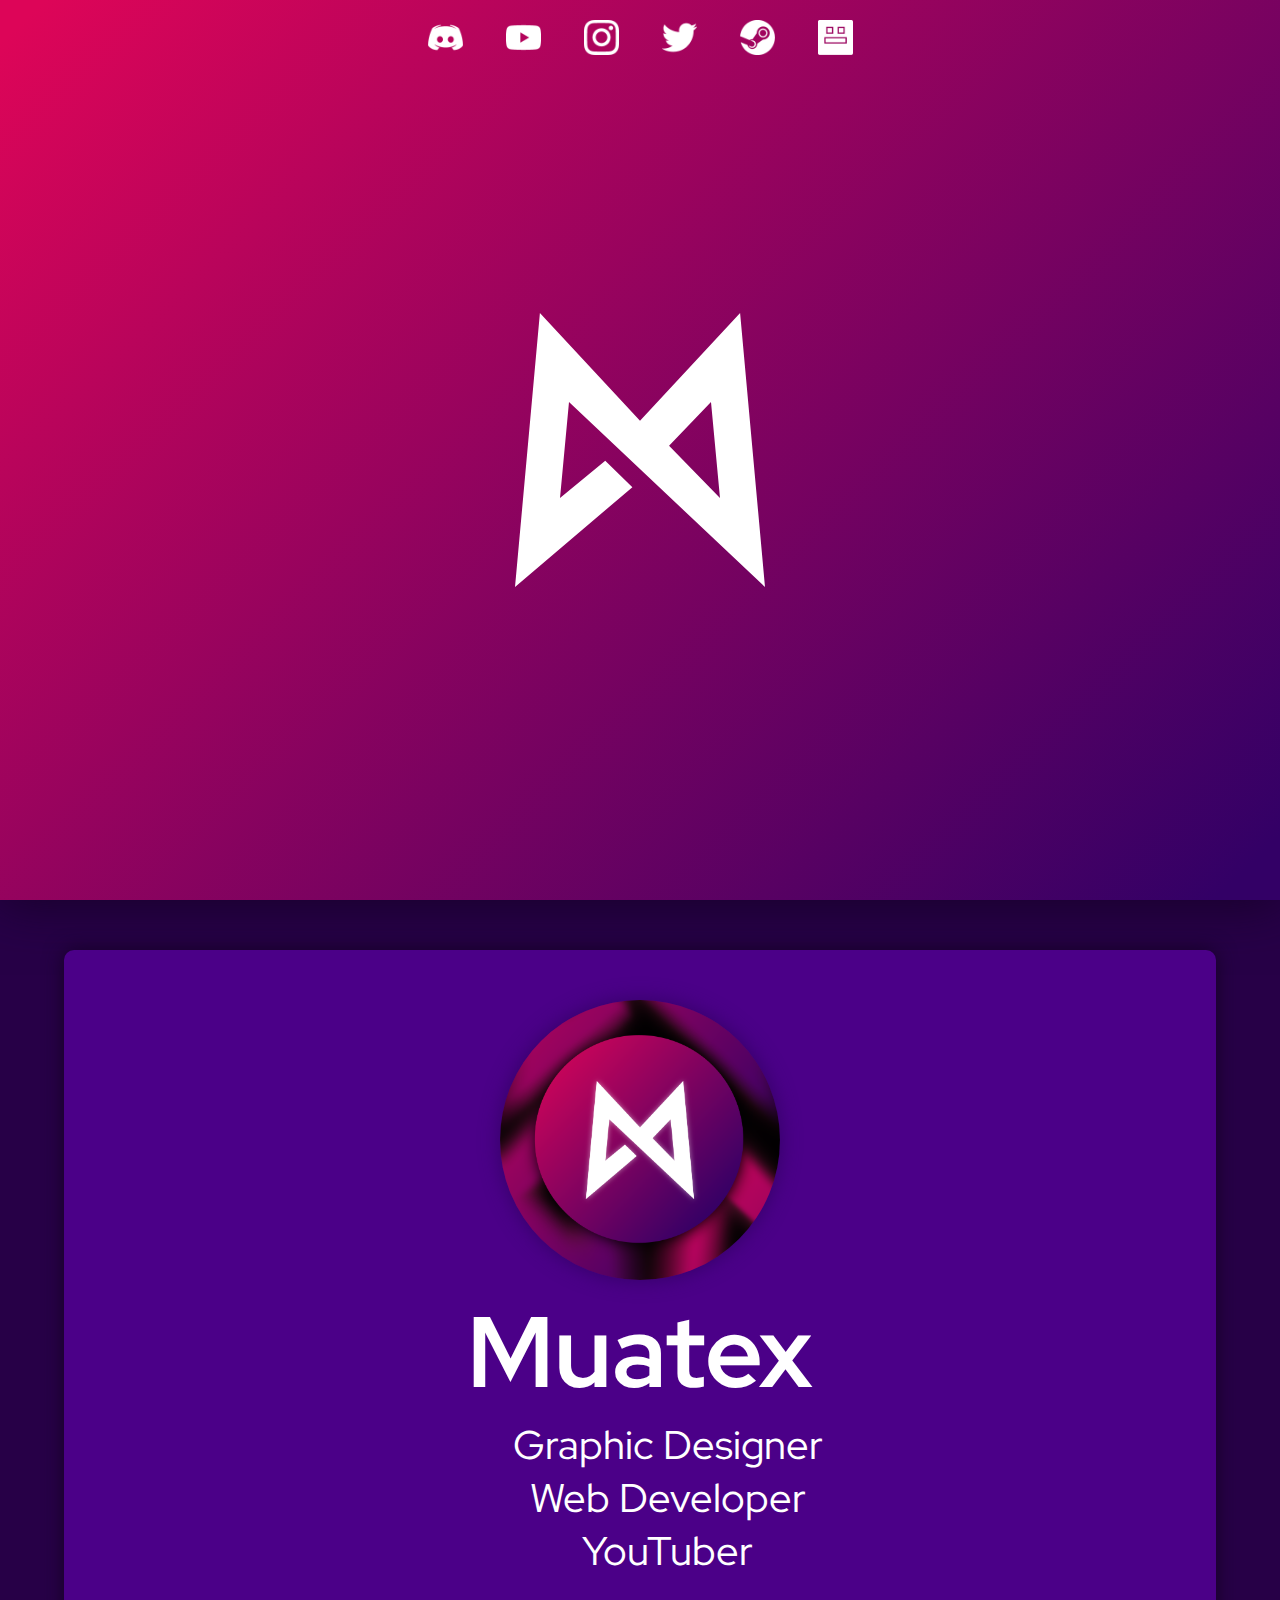
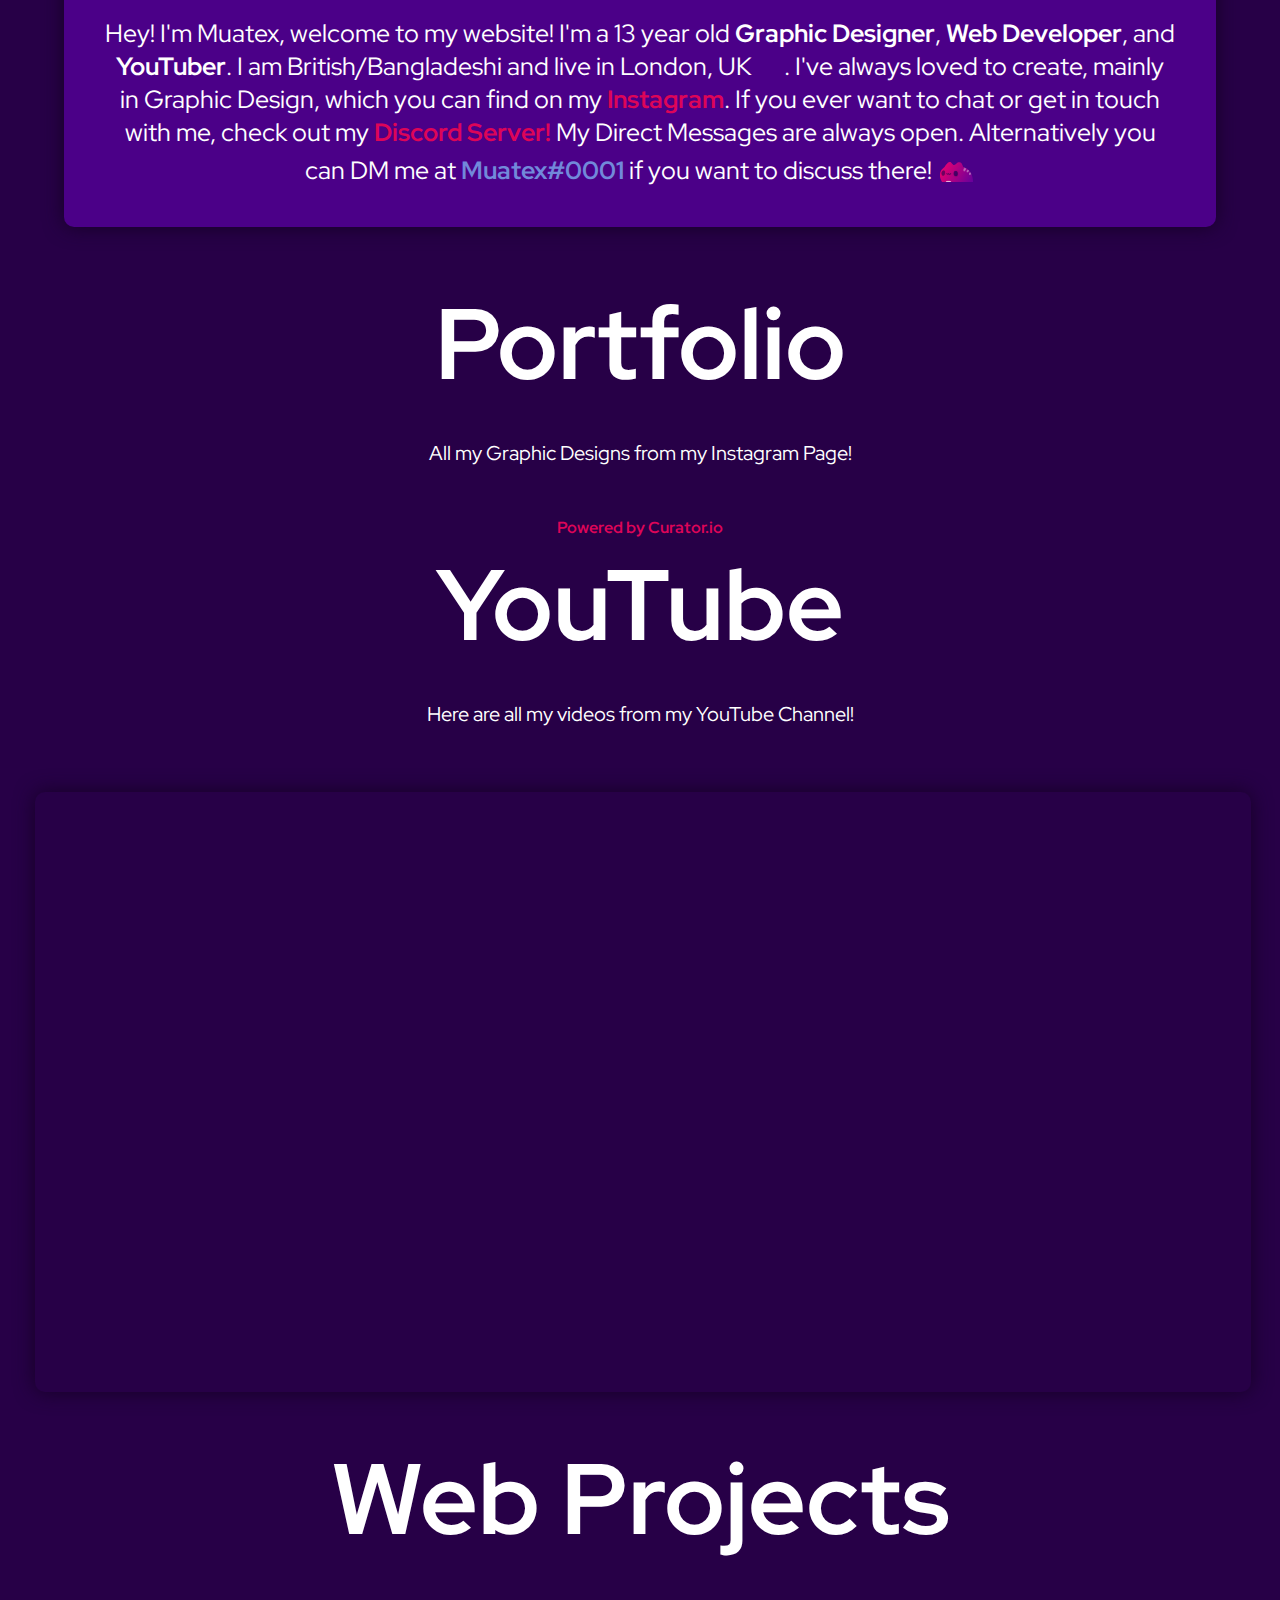
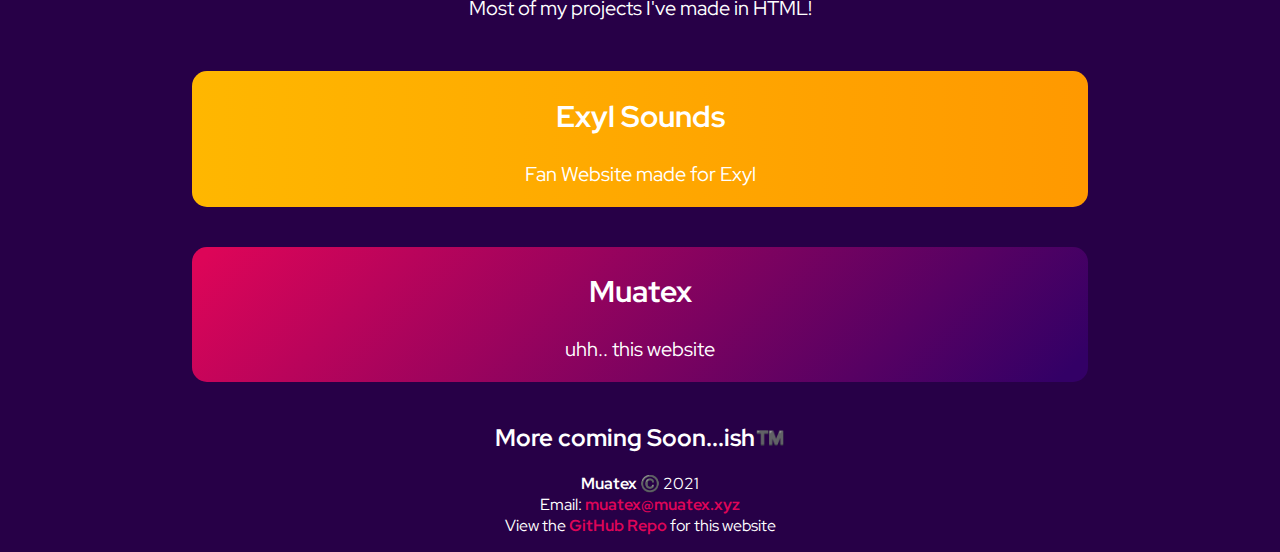
<file: website/index.html>
<!DOCTYPE html>
<html lang="en">
  <head>

    <!--Meta Tags-->
    <meta charset="UTF-8" />
    <meta http-equiv="X-UA-Compatible" content="IE=edge" />
    <meta name="viewport" content="width=device-width, initial-scale=1.0" />
    <meta name="twitter:card" content="summary_large_image" />
    <meta property="og:title" content="Muatex" />
    <meta
      property="og:description"
      content="Graphic Designer, YouTuber and Web Developer and Certified Professional Idiot 8)"
    />
    <meta
      property="twitter:image"
      content="https://muatex.xyz/assets/img/muBanner.png"
    />
    <meta name="theme-color" content="#dd0558" />

    <!-- Main -->
    <title>Muatex</title>
    <link
      rel="shortcut icon"
      href="./assets/img/muFavicon.png"
      type="image/x-icon"
    />

    <!-- CSS -->
    <link rel="stylesheet" href="./assets/css/style.css" />
    <link rel="stylesheet" href="./assets/css/animations.css" />
    <link rel="stylesheet" href="./assets/css/twemoji-awesome.css" />

    <!-- Fonts -->
    <link rel="preconnect" href="https://fonts.gstatic.com" />
    <link
      href="https://fonts.googleapis.com/css2?family=Red+Hat+Display:wght@400;500;700;900&display=swap"
      rel="stylesheet"
    />
    <link
      href="https://fonts.googleapis.com/icon?family=Material+Icons"
      rel="stylesheet"
    />
  </head>
  <!-- Website -->
  <body>
    <header>
      <div class="head">
        <img
          src="./assets/img/muLogo.svg"
          alt="nice logo."
          class="nicelogo"
          draggable="false"
        />
        <nav>
          <a href="https://dsc.gg/muatex" target="_blank"><img src="./assets/img/social-icons/iconDiscord.png" class="social-icons" alt="Discord"></a>
          <a href="https://youtube.com/muatex" target="_blank"><img src="./assets/img/social-icons/iconYouTube.png" class="social-icons" alt="YouTube"></a>
          <a href="https://instagram.com/muatex" target="_blank"><img src="./assets/img/social-icons/iconInstagram.png" class="social-icons" alt="Instagram"></a>
          <a href="https://twitter.com/muatex" target="_blank"><img src="./assets/img/social-icons/iconTwitter.png" class="social-icons" alt="Twitter"></a>
          <a href="https://steamcommunity.com/id/muatex" target="_blank"><img src="./assets/img/social-icons/iconSteam.png" class="social-icons" alt="Steam"></a>
          <a href="https://gdbrowser.com/u/muatex" target="_blank"><img src="./assets/img/social-icons/iconGeometry.png" class="social-icons" alt="Geometry Dash"></a>
        </nav>
      </div>
    </header>
    <div class="aboutbox_container">
    <div class="aboutbox" id="about">
      <img src="./assets/img/muProfile.png" class="muProfile" alt="Muatex"/>
      <h1>Muatex</h1>
      <p class="occupation">
        <b><span class="twa twa-paintbrush"></span> Graphic Designer</b>
      </p>
      <p class="occupation">
        <b><span class="twa twa-computer"></span> Web Developer</span></b>
      </p>
      <p class="occupation">
        <b><span class="twa twa-film-frames"></span> YouTuber</b>
      </p>
      <p class="aboutinfo">
        Hey! I'm Muatex, welcome to my website! I'm a 13 year old 
        <b>Graphic Designer</b>, <b>Web Developer</b>, and <b>YouTuber</b>.
        I am British/Bangladeshi and live in London, UK <span class="twa twa-gb"></span>.
         I've always loved to create, mainly in Graphic Design, which you can find on my 
         <a href="https://instagram.com/muatex" target="_blank">Instagram</a>. If you ever want to chat or 
         get in touch with me, check out my <a href="https://dsc.gg/muatex" target="_blank">Discord Server!</a> 
         My Direct Messages are always open. Alternatively you can DM me at 
         <a href="https://dsc.bio/muatex" target="_blank"><span id="muatextag">Muatex#0001</span></a>
          if you want to discuss there! <span class="twa twa-lg mtxblob"></span>
      </p>
    </div>
  </div>
  <h1>Portfolio</h1>
  <p class="portdesc">All my Graphic Designs from my Instagram Page!</p>

<div id="curator-feed-default-feed-layout" style="color:#270047!important;"><a href="https://curator.io" target="_blank" class="crt-logo crt-tag"><br>Powered by Curator.io</a></div>

<h1>YouTube</h1>
<p class="portdesc">Here are all my videos from my YouTube Channel!</p>

<iframe width="95%%" height="600" src="https://www.youtube.com/embed/videoseries?list=PLwN4vV9i19a6iuK8ceZiaOfkbxsMMcxfb" title="YouTube video player" frameborder="0" allow="accelerometer; autoplay; clipboard-write; encrypted-media; gyroscope; picture-in-picture" allowfullscreen class="ytframe"></iframe>
  
<h1>Web Projects</h1>
  <p class="portdesc">Most of my projects I've made in HTML!</p>
  <a href="https://soulexyl.web.app"><div class="proj_container"><div class="project" id="exylBox"><h2 class="proj_title">Exyl Sounds</h2><p class="proj_desc">Fan Website made for Exyl</p></div></div></a>
  <a href="https://github.com/Muatex/muatexwebsite-v1"><div class="proj_container"><div class="project"><h2 class="proj_title">Muatex</h2><p class="proj_desc">uhh.. this website</p></div></div></a>
  <h2>More coming Soon...ish™️</h2>

<footer>
<p><b>Muatex</b> ©️ 2021 <br> Email: <a href="mailto:muatex@muatex.xyz" target="_blank">muatex@muatex.xyz</a> <br> View the <a href="https://github.com/Muatex/muatexwebsite-v1" target="_blank">GitHub Repo</a> for this website</p>
</footer>

<script type="text/javascript">
  (function(){
  var i, e, d = document, s = "script";i = d.createElement("script");i.async = 1;
  i.src = "https://cdn.curator.io/published/62d7b82c-d0e5-4648-94f7-605fcffb6f8f.js";
  e = d.getElementsByTagName(s)[0];e.parentNode.insertBefore(i, e);
  })();
  </script>
</body> 
</html>
</file>
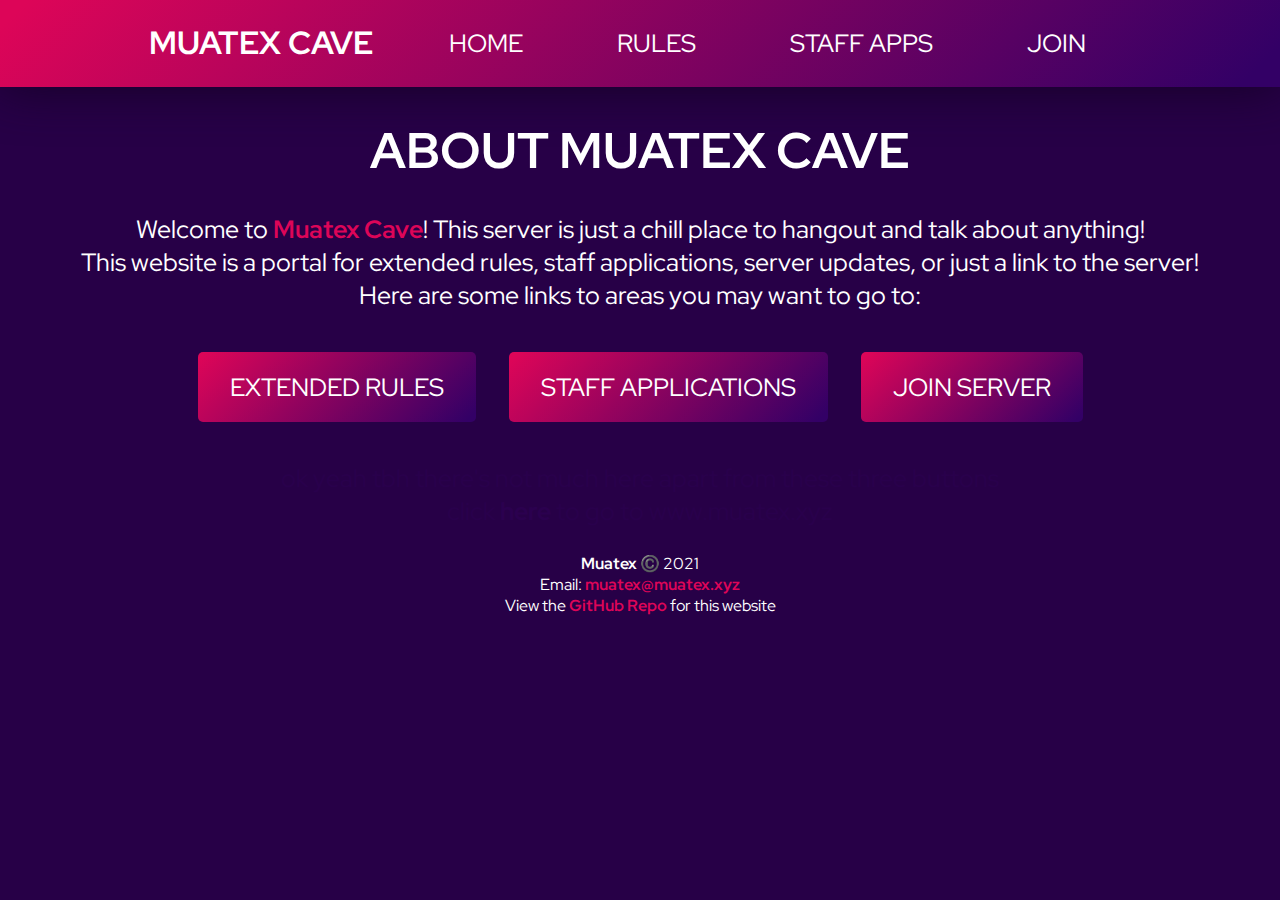
<file: website/cave/index.html>
<!DOCTYPE html>
<html lang="en">
  <head>
    <!--Meta Tags-->
    <meta charset="UTF-8" />
    <meta http-equiv="X-UA-Compatible" content="IE=edge" />
    <meta name="viewport" content="width=device-width, initial-scale=1.0" />
    <meta name="twitter:card" content="summary_large_image" />
    <meta property="og:title" content="Muatex" />
    <meta
      property="og:description"
      content="Welcome to Muatex Cave! This server is a place where you can hangout, participate in daily QOTDs, Advertise your server (Once you hit Level 10), Talk to our amazing community, Use our cool emojis, level roles, chill moderators, and rules, introduce yourself with our channel, play games together and a hapi Spinning Duck (pleases join for mr duck because he is cool)"
    />
    <meta
      property="twitter:image"
      content="https://muatex.xyz/assets/img/muBanner.png"
    />
    <meta property="og:site_name" content="Muatex Cave" />
    <meta name="theme-color" content="#dd0558" />

    <!-- Main -->
    <title>Muatex Cave</title>
    <link
      rel="shortcut icon"
      href="../assets/img/muFavicon.png"
      type="image/x-icon"
    />

    <!-- CSS -->
    <link rel="stylesheet" href="../assets/css/cavestyle.css" />
    <link rel="stylesheet" href="../assets/css/twemoji-awesome.css" />

    <!-- Fonts -->
    <link rel="preconnect" href="https://fonts.gstatic.com" />
    <link
      href="https://fonts.googleapis.com/css2?family=Red+Hat+Display:wght@400;500;700;900&display=swap"
      rel="stylesheet"
    />
    <link
      href="https://fonts.googleapis.com/icon?family=Material+Icons"
      rel="stylesheet"
    />
  </head>
  <body>
    <header>
      <div class="head">
        <a class="head_text" href="index.html"><h1>MUATEX CAVE</h1></a>
        <div class="buttons">
          <a href="./index.html"><button class="join">HOME</button></a>
          <a href="./rules.html"><button class="join">RULES</button></a>
          <a href="./applications.html"
            ><button class="join">STAFF APPS</button></a
          >
          <a href="./join.html"><button class="join">JOIN</button></a>
        </div>
      </div>
    </header>
    <h2 class="about_title">ABOUT MUATEX CAVE</h2>
    <p class="about_desc">
      Welcome to <a href="join.html">Muatex Cave</a>! This server is just a
      chill place to hangout and talk about anything! <br />
      This website is a portal for extended rules, staff applications, server
      updates, or just a link to the server! <br />
      Here are some links to areas you may want to go to:
    </p>

    <a href="./rules.html"><button>EXTENDED RULES</button></a>
    <a href="./applications.html"><button>STAFF APPLICATIONS</button></a>
    <a href="rules.html"><button>JOIN SERVER</button></a> <br />

    <p class="about_desc invis">
      ok yeah tbh there's not much here apart from these three buttons <br />
      click <a class="invis_here" href="../index.html">here</a> to go to
      www.muatex.xyz
    </p>

    <footer>
      <p>
        <b>Muatex</b> ©️ 2021 <br />
        Email:
        <a href="mailto:muatex@muatex.xyz" target="_blank">muatex@muatex.xyz</a>
        <br />
        View the
        <a href="https://github.com/Muatex/muatexwebsite-v1" target="_blank"
          >GitHub Repo</a
        >
        for this website
      </p>
    </footer>
  </body>
</html>
</file>
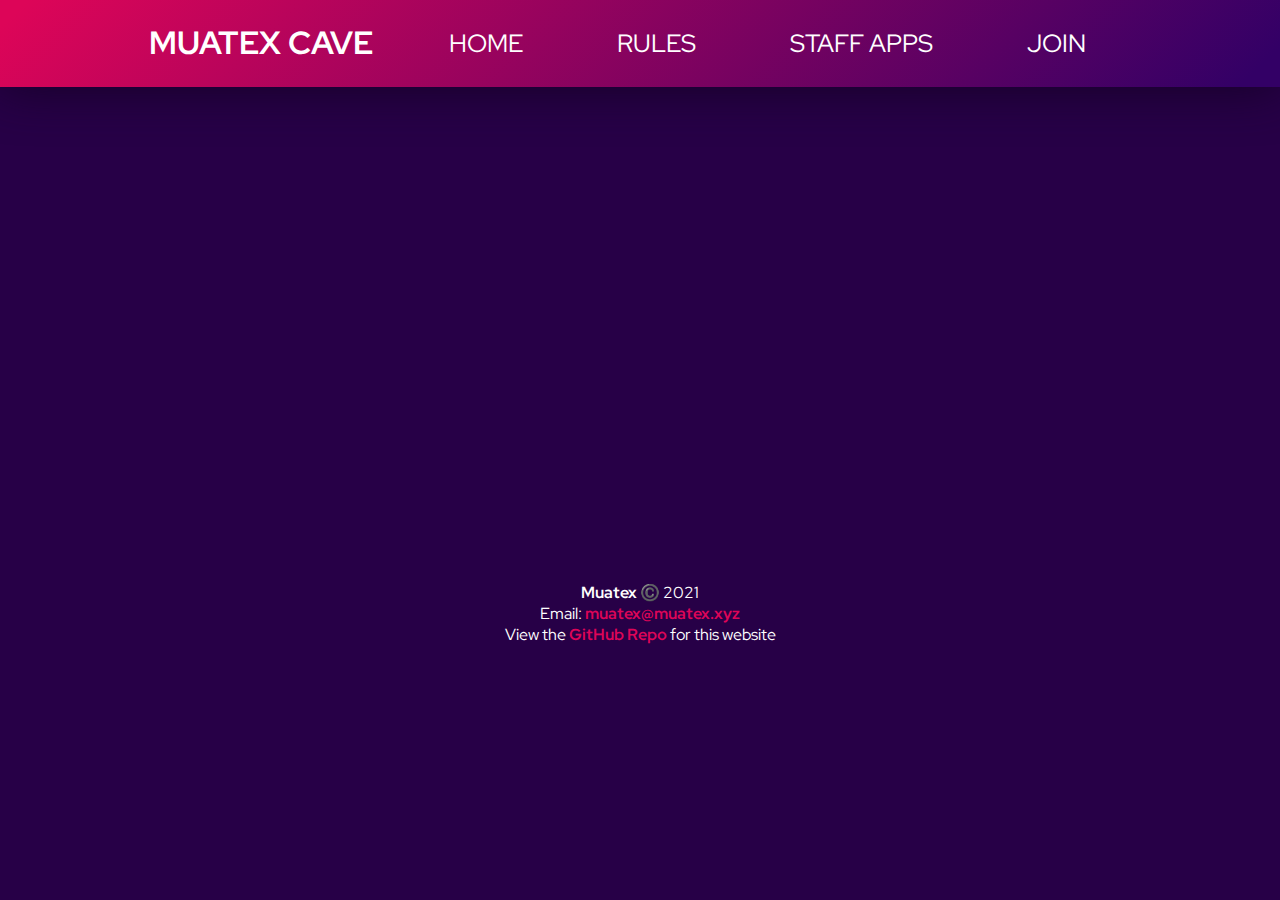
<file: website/cave/applications.html>
<!DOCTYPE html>
<html lang="en">
  <head>
    <!--Meta Tags-->
    <meta charset="UTF-8" />
    <meta http-equiv="X-UA-Compatible" content="IE=edge" />
    <meta name="viewport" content="width=device-width, initial-scale=1.0" />
    <meta name="twitter:card" content="summary_large_image" />
    <meta property="og:title" content="Staff Applications" />
    <meta
      property="og:description"
      content="These are the staff applications for Muatex Cave! Requirements are:
      - You have to be Level 5+
      - Have 2FA enabled
      Good Luck!"
    />
    <meta
      property="twitter:image"
      content="https://muatex.xyz/assets/img/muBanner.png"
    />
    <meta property="og:site_name" content="Muatex Cave" />
    <meta name="theme-color" content="#dd0558" />

    <!-- Main -->
    <title>Staff Applications</title>
    <link
      rel="shortcut icon"
      href="../assets/img/muFavicon.png"
      type="image/x-icon"
    />

    <!-- CSS -->
    <link rel="stylesheet" href="../assets/css/cavestyle.css" />
    <link rel="stylesheet" href="../assets/css/twemoji-awesome.css" />

    <!-- Fonts -->
    <link rel="preconnect" href="https://fonts.gstatic.com" />
    <link
      href="https://fonts.googleapis.com/css2?family=Red+Hat+Display:wght@400;500;700;900&display=swap"
      rel="stylesheet"
    />
    <link
      href="https://fonts.googleapis.com/icon?family=Material+Icons"
      rel="stylesheet"
    />
  </head>
  <body>
    <header>
      <div class="head">
        <a class="head_text" href="index.html"><h1>MUATEX CAVE</h1></a>
        <div class="buttons">
          <a href="./index.html"><button class="join">HOME</button></a>
          <a href="./rules.html"><button class="join">RULES</button></a>
          <a href="./applications.html"
            ><button class="join">STAFF APPS</button></a
          >
          <a href="./join.html"><button class="join">JOIN</button></a>
        </div>
      </div>
    </header>
    <iframe src="https://docs.google.com/forms/d/e/1FAIpQLScXap3PNRdVRVUsPMnzW9Oet9DYJ2sMRDgWw0ebcOdmBGeP2w/viewform?embedded=true" width="90%" height="370vh" frameborder="0" class="form">what the hell why isn't it loading wtf</iframe>
    </p>
    <footer>
      <p>
        <b>Muatex</b> ©️ 2021 <br />
        Email:
        <a href="mailto:muatex@muatex.xyz" target="_blank"
          >muatex@muatex.xyz</a
        >
        <br />
        View the
        <a href="https://github.com/Muatex/muatexwebsite-v1" target="_blank"
          >GitHub Repo</a
        >
        for this website
      </p>
    </footer>
  </body>
</html>
</file>
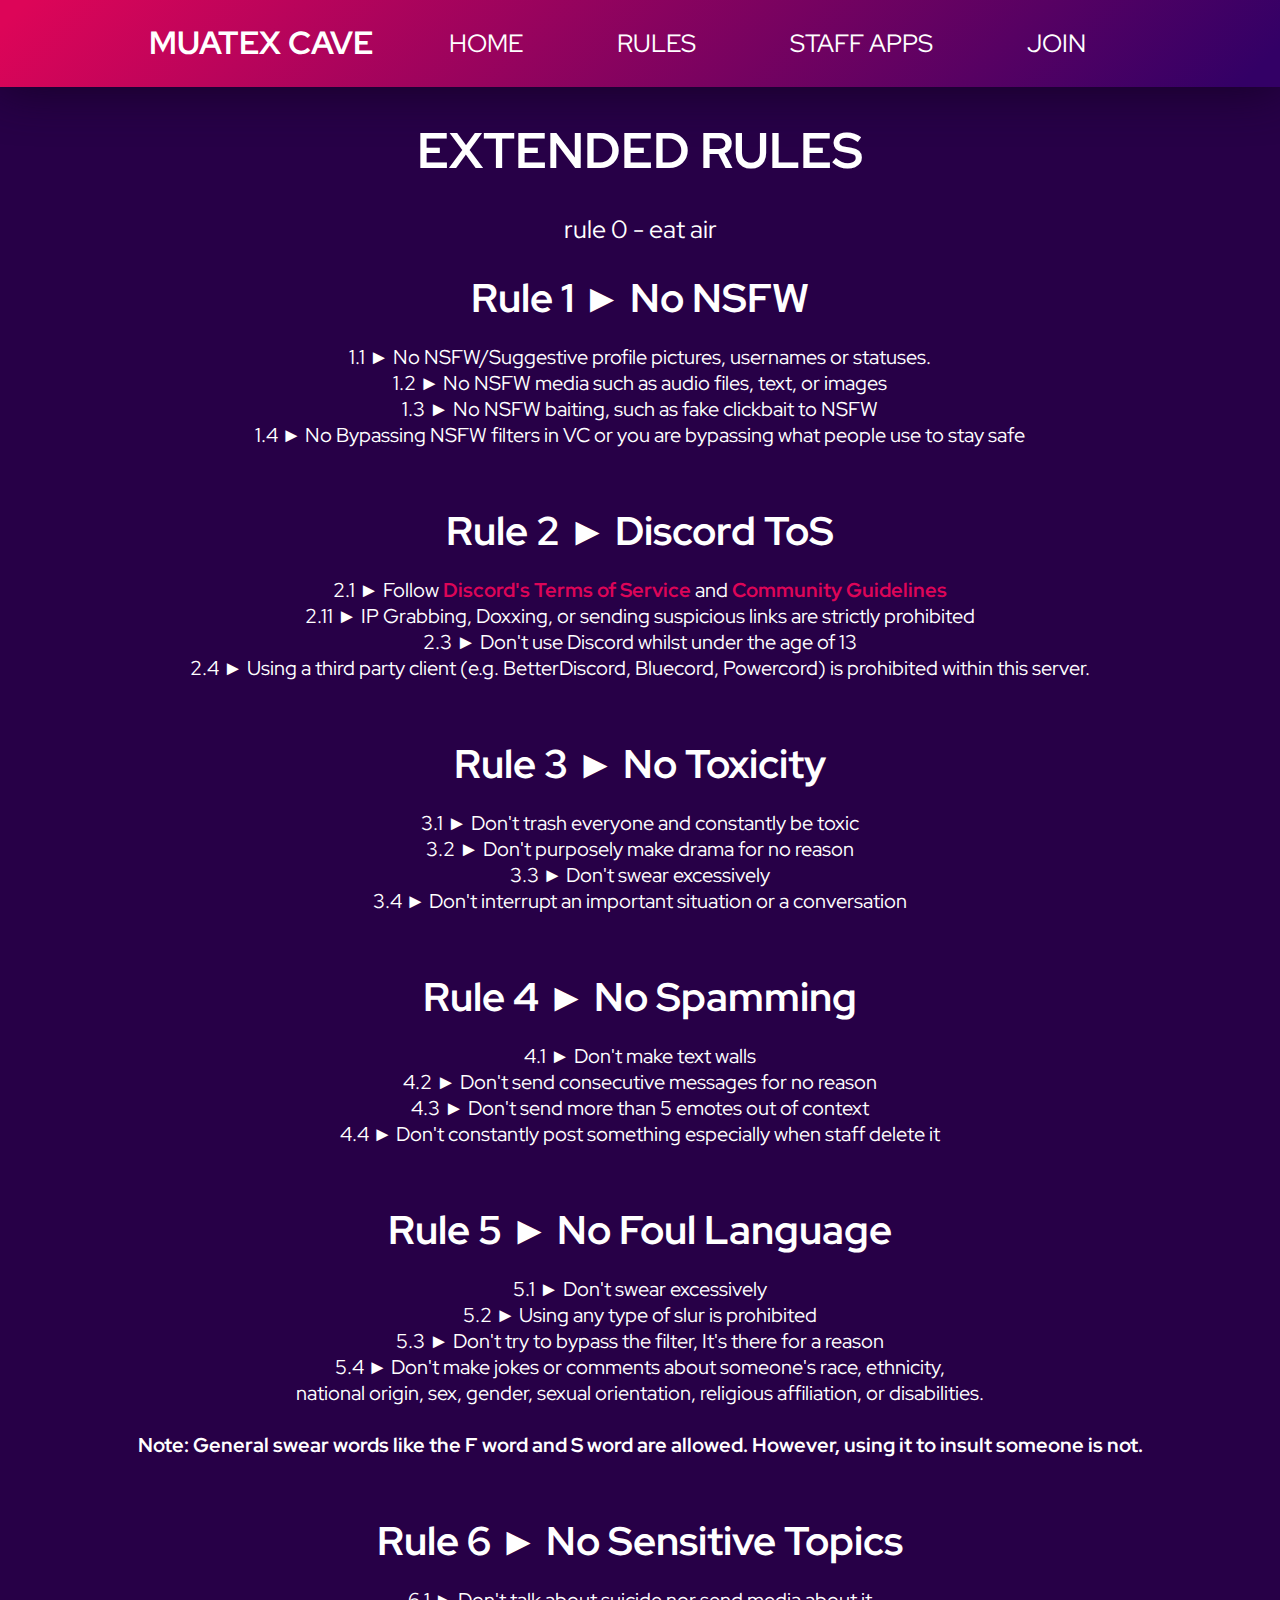
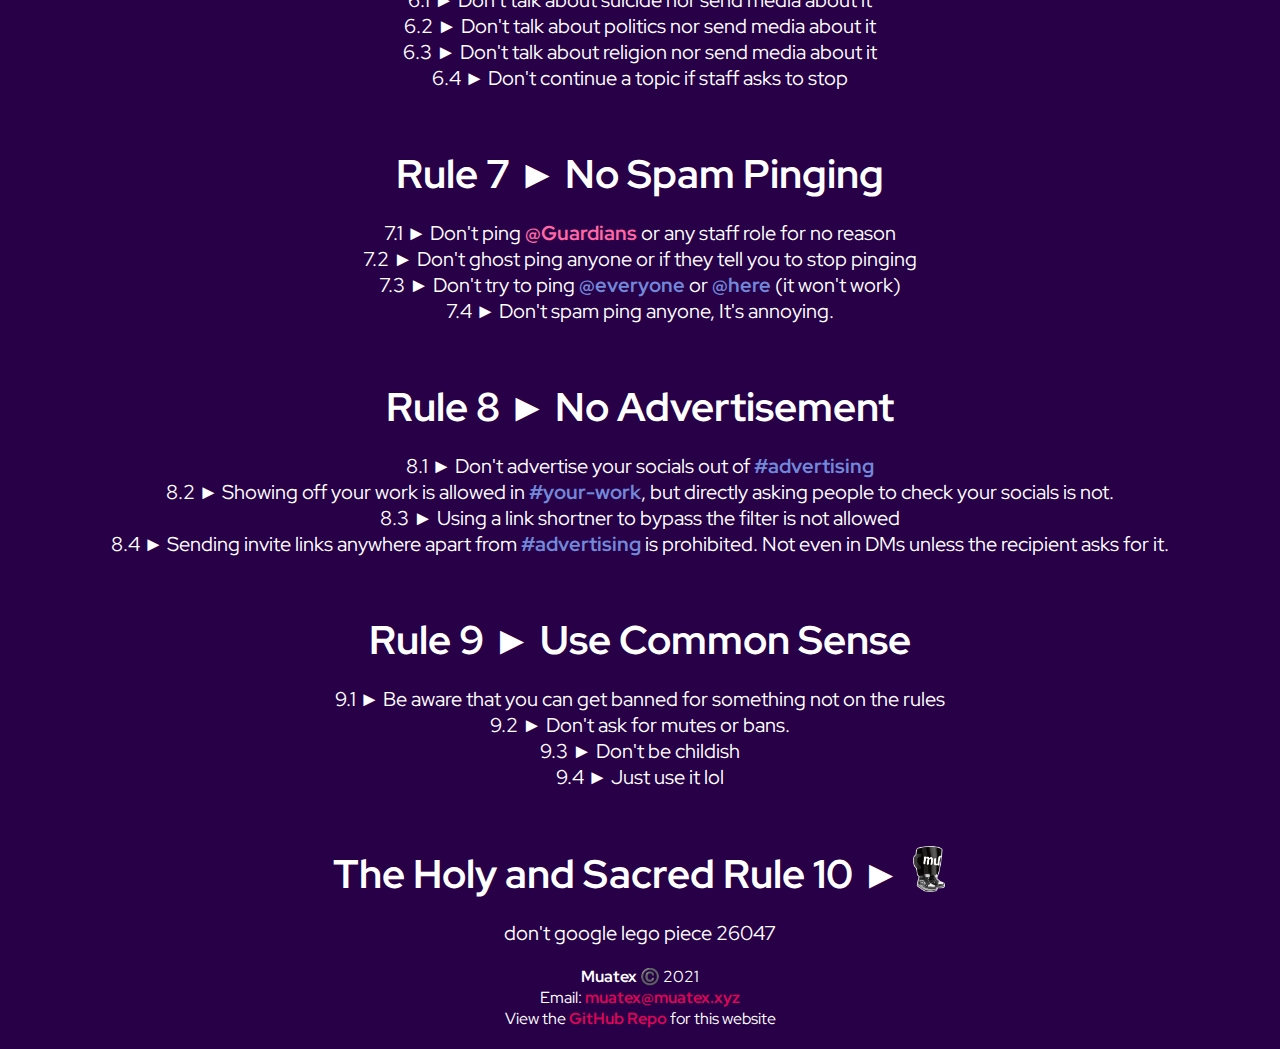
<file: website/cave/rules.html>
<!DOCTYPE html>
<html lang="en">
  <head>
    <!--Meta Tags-->
    <meta charset="UTF-8" />
    <meta http-equiv="X-UA-Compatible" content="IE=edge" />
    <meta name="viewport" content="width=device-width, initial-scale=1.0" />
    <meta name="twitter:card" content="summary_large_image" />
    <meta property="og:title" content="Extended Rules" />
    <meta
      property="og:description"
      content="View the Rules for Muatex Cave. Do it or you will get the hammer >:c"
    />
    <meta
      property="twitter:image"
      content="https://muatex.xyz/assets/img/muBanner.png"
    />
    <meta property="og:site_name" content="Muatex Cave" />
    <meta name="theme-color" content="#dd0558" />

    <!-- Main -->
    <title>Extended Rules</title>
    <link
      rel="shortcut icon"
      href="../assets/img/muFavicon.png"
      type="image/x-icon"
    />

    <!-- CSS -->
    <link rel="stylesheet" href="../assets/css/cavestyle.css" />
    <link rel="stylesheet" href="../assets/css/twemoji-awesome.css" />

    <!-- Fonts -->
    <link rel="preconnect" href="https://fonts.gstatic.com" />
    <link
      href="https://fonts.googleapis.com/css2?family=Red+Hat+Display:wght@400;500;700;900&display=swap"
      rel="stylesheet"
    />
    <link
      href="https://fonts.googleapis.com/icon?family=Material+Icons"
      rel="stylesheet"
    />
  </head>
  <body>
    <header>
      <div class="head">
        <a class="head_text" href="index.html"><h1>MUATEX CAVE</h1></a>
        <div class="buttons">
          <a href="./index.html"><button class="join">HOME</button></a>
          <a href="./rules.html"><button class="join">RULES</button></a>
          <a href="./applications.html"
            ><button class="join">STAFF APPS</button></a
          >
          <a href="./join.html"><button class="join">JOIN</button></a>
        </div>
      </div>
    </header>
    <h2 class="about_title">EXTENDED RULES</h2>
    <p class="about_desc">rule 0 - eat air</p>
    <h3 class="rule_head">Rule 1 ► No NSFW</h3>
    <p class="rule_details">
      1.1 ► No NSFW/Suggestive profile pictures, usernames or statuses. <br />
      1.2 ► No NSFW media such as audio files, text, or images <br />
      1.3 ► No NSFW baiting, such as fake clickbait to NSFW <br />
      1.4 ► No Bypassing NSFW filters in VC or you are bypassing what people use
      to stay safe
    </p>
    <br />
    <h3 class="rule_head">Rule 2 ► Discord ToS</h3>
    <p class="rule_details">
      2.1 ► Follow
      <a href="https://discord.com/terms">Discord's Terms of Service</a> and
      <a href="https://discord.com/guidelines">Community Guidelines</a> <br />
      2.11 ► IP Grabbing, Doxxing, or sending suspicious links are strictly
      prohibited <br />
      2.3 ► Don't use Discord whilst under the age of 13 <br />
      2.4 ► Using a third party client (e.g. BetterDiscord, Bluecord, Powercord)
      is prohibited within this server.
    </p>
    <br />
    <h3 class="rule_head">Rule 3 ► No Toxicity</h3>
    <p class="rule_details">
      3.1 ► Don't trash everyone and constantly be toxic <br />
      3.2 ► Don't purposely make drama for no reason <br />
      3.3 ► Don't swear excessively <br />
      3.4 ► Don't interrupt an important situation or a conversation <br />
    </p>
    <br />
    <h3 class="rule_head">Rule 4 ► No Spamming</h3>
    <p class="rule_details">
      4.1 ► Don't make text walls <br />
      4.2 ► Don't send consecutive messages for no reason <br />
      4.3 ► Don't send more than 5 emotes out of context <br />
      4.4 ► Don't constantly post something especially when staff delete it
      <br />
    </p>
    <br />
    <h3 class="rule_head">Rule 5 ► No Foul Language</h3>
    <p class="rule_details">
      5.1 ► Don't swear excessively <br />
      5.2 ► Using any type of slur is prohibited <br />
      5.3 ► Don't try to bypass the filter, It's there for a reason <br />
      5.4 ► Don't make jokes or comments about someone's race, ethnicity, <br />
      national origin, sex, gender, sexual orientation, religious affiliation,
      or disabilities. <br /><br />
      <b
        >Note: General swear words like the F word and S word are allowed.
        However, using it to insult someone is not.</b
      >
    </p>
    <br />
    <h3 class="rule_head">Rule 6 ► No Sensitive Topics</h3>
    <p class="rule_details">
      6.1 ► Don't talk about suicide nor send media about it <br />
      6.2 ► Don't talk about politics nor send media about it <br />
      6.3 ► Don't talk about religion nor send media about it <br />
      6.4 ► Don't continue a topic if staff asks to stop <br />
    </p>
    <br />
    <h3 class="rule_head">Rule 7 ► No Spam Pinging</h3>
    <p class="rule_details">
      7.1 ► Don't ping <span class="guardians">@Guardians</span> or any staff
      role for no reason <br />
      7.2 ► Don't ghost ping anyone or if they tell you to stop pinging <br />
      7.3 ► Don't try to ping <span class="ping">@everyone</span> or
      <span class="ping">@here</span> (it won't work) <br />
      7.4 ► Don't spam ping anyone, It's annoying.<br />
    </p>
    <br />
    <h3 class="rule_head">Rule 8 ► No Advertisement</h3>
    <p class="rule_details">
      8.1 ► Don't advertise your socials out of
      <span class="ping">#advertising</span> <br />
      8.2 ► Showing off your work is allowed in
      <span class="ping">#your-work</span>, but directly asking people to check
      your socials is not. <br />
      8.3 ► Using a link shortner to bypass the filter is not allowed <br />
      8.4 ► Sending invite links anywhere apart from
      <span class="ping">#advertising</span> is prohibited. Not even in DMs
      unless the recipient asks for it. <br />
    </p>
    <br />
    <h3 class="rule_head">Rule 9 ► Use Common Sense</h3>
    <p class="rule_details">
      9.1 ► Be aware that you can get banned for something not on the rules
      <br />
      9.2 ► Don't ask for mutes or bans. <br />
      9.3 ► Don't be childish <br />
      9.4 ► Just use it lol <br />
    </p>
    <br />
    <h3 class="rule_head">
      The Holy and Sacred Rule 10 ►
      <img
        src="../assets/img/muCup.png"
        class="muhsincup"
        alt="M U H S I N C U P"
      />
    </h3>
    <p class="rule_details">
      <a href="https://google.com/search?lego+piece+26047/" class="nohov"
        >don't google lego piece 26047</a
      >
    </p>
    <footer>
      <p>
        <b>Muatex</b> ©️ 2021 <br />
        Email:
        <a href="mailto:muatex@muatex.xyz" target="_blank">muatex@muatex.xyz</a>
        <br />
        View the
        <a href="https://github.com/Muatex/muatexwebsite-v1" target="_blank"
          >GitHub Repo</a
        >
        for this website
      </p>
    </footer>
  </body>
</html>
</file>
<file: website/assets/css/style.css>
:root {
  --udark: #150025;
  --darkish: #270047;
  --purplish: #330066;
  --purply: #4b0088;
  --razz: #dd0558;
  --razzhov: #ff2377;
}

body {
  background: var(--darkish);
  margin: 0;
  text-align: center;
  justify-content: center;
  overflow-x: hidden;
}

* {
  font-family: "Red Hat Display";
  transition-property: all;
  transition-duration: 0.5s;
  color: var(--udark);
}

.head {
  background: var(--razz);
  background: linear-gradient(136deg, var(--razz) 2%, var(--purplish) 97%);
  height: 100vh;
  margin: 0;
  text-align: center;
  display: flex;
  justify-content: center;
  box-shadow: 0 0 50px var(--udark);
}

/* .head:active {
  animation: rainbow-bg 20s linear;
  animation-iteration-count: infinite;
} */

.nicelogo {
  width: 250px;
  transition-property: all;
  transition-duration: 1.5s;
  color: white;
  position: absolute;
  text-align: center;
  align-self: center;
  -webkit-user-select: none;
  -moz-user-select: none;
  -ms-user-select: none;
  user-select: none;
  transition-timing-function: ease-in-out;
}

.nicelogo:hover {
  transform: scale(1.25);
}

.nicelogo:active {
  width: 440px;
}

.coologo {
  width: 230px;
  border: white;
  border-radius: 6969px;
  border-style: solid;
  border-width: 5px;
  box-shadow: 0 0 20px var(--udark);
  margin: 45px;
}

.aboutbox {
  width: 90%;
  background: var(--purply);
  color: #fff;
  justify-content: center;
  margin: 50px;
  border-radius: 10px;
  box-shadow: 0 0 20px var(--udark);
  text-align: center;
  align-self: center;
}

.aboutbox:hover {
  transform: scale(1.05);
}

h1 {
  font-size: 100px;
  margin: 0px;
  color: white;
}

a {
  color: var(--razz);
  text-decoration: none;
  font-weight: bold;
}

a:hover {
  color: var(--razzhov);
  font-weight: bolder;
}

.muProfile {
  border-radius: 6969px;
  margin-top: 50px;
  width: 280px;
  box-shadow: 0 0 20px var(--purplish);
}

.occupation {
  font-size: 40px;
  margin: 0px;
  font-weight: lighter !important;
}

.aboutinfo {
  font-size: 25px;
  margin: 40px;
}

.aboutbox_container {
  text-align: center;
  display: flex;
  justify-content: center;
}

#muatextag {
  color: #7289da;
  font-weight: bold;
}

#muatextag:hover {
  color: #8ca5ff;
}

.social-icons {
  width: 35px;
  margin: 20px;
}

.social-icons:hover {
  transform: scale(1.25);
}

.portdesc {
  font-size: 20px;
  margin: 30px;
  color: white;
}

.ytframe {
  border-radius: 10px;
  box-shadow: 0 0 20px var(--udark);
  margin: 35px;
}

.footer {
  box-shadow: 0 0 20px var(--udark);
  color: white;
}

p,
b,
h2 {
  color: white;
}

.nav_button {
  color: white;
  margin: 20px;
  font-size: 30px;
  border: none;
  padding: 15px 32px;
  text-align: center;
  text-decoration: none;
  display: inline-block;
  background: var(--purply);
  border-radius: 10px;
  font-weight: bold;
}

.nav_button:hover {
  box-shadow: 0 0 10px var(--udark);
  transform: scale(1.05);
}

.project {
  margin: 20px;
  background: linear-gradient(136deg, var(--razz) 2%, var(--purplish) 97%);
  height: 150%;
  width: 70%;
  border-radius: 15px;
  text-align: center;
  align-self: center;
  font-size: 20px;
}

.project:hover {
  transform: scale(1.1);
  box-shadow: 0 0 20px var(--udark);
}

.proj_container {
  text-align: center;
  display: flex;
  justify-content: center;
}

.proj_desc {
  font-weight: normal;
}

#exylBox {
  background: rgb(249, 200, 75);
  background: linear-gradient(
    90deg,
    rgb(255, 183, 0) 0%,
    rgb(255, 153, 0) 100%
  );
}

/*media queries*/
@media (max-width: 630px) {
  body {
    overflow: visible;
  }

  .nicelogo {
    width: 200px;
  }

  .nicelogo:active {
    animation: shake 0.5s;
    animation-iteration-count: infinite;
    width: 300px;
  }

  .aboutbox {
    width: 95%;
  }

  h1 {
    font-size: 70px;
  }

  .occupation {
    font-size: 30px;
  }

  .aboutinfo {
    font-size: 20px;
    margin: 20px;
  }

  .social-icons {
    margin: 5px;
    margin-top: 15px;
    width: 30px;
  }

  .muProfile {
    width: 200px;
  }

  .ytframe {
    height: 300px;
  }

  .project {
    width: 95%;
  }
}

@media (max-height: 500px) {
  body {
    overflow: visible;
  }

  .social-icons {
    opacity: 0;
  }

  .nicelogo {
    width: 200px;
  }

  .aboutbox {
    width: 95%;
  }

  h1 {
    font-size: 70px;
  }

  .occupation {
    font-size: 30px;
  }

  .aboutinfo {
    font-size: 20px;
    margin: 20px;
  }

  .muProfile {
    width: 200px;
  }

  .ytframe {
    height: 350px;
    width: 80%;
  }

  .project {
    width: 90%;
  }
}

html::-webkit-scrollbar {
  width: 10px !important;
  height: 10px !important;
}
html::-webkit-scrollbar-thumb {
  background: #cd90ff !important;
  border: 2px solid transparent !important;
  border-radius: 20px;
  /* border-radius: 10px !important; */
}
html::-webkit-scrollbar-track {
  background: linear-gradient(136deg, var(--razz) 2%, var(--purplish) 97%);
  border-radius: 20px;
}
html::-webkit-scrollbar-thumb:hover {
  background: #c680ff !important;
}
html::-webkit-scrollbar-thumb:active {
  background: #b253ff !important;
}
html::-webkit-scrollbar-corner {
  background: #a331ff !important;
}
</file>
<file: website/assets/css/animations.css>
@keyframes rainbow-bg {
  100%,
  0% {
    background: rgb(221, 5, 88);
    background: linear-gradient(
      136deg,
      rgba(221, 5, 88, 1) 2%,
      rgb(128, 0, 255) 97%
    );
  }
  8% {
    background: rgb(255, 127, 0);
  }
  16% {
    background: rgb(255, 255, 0);
  }
  25% {
    background: rgb(127, 255, 0);
  }
  33% {
    background: rgb(0, 255, 0);
  }
  41% {
    background: rgb(0, 255, 127);
  }
  50% {
    background: rgb(0, 255, 255);
  }
  58% {
    background: rgb(0, 127, 255);
  }
  66% {
    background: rgb(0, 0, 255);
  }
  75% {
    background: rgb(127, 0, 255);
  }
  83% {
    background: rgb(255, 0, 255);
  }
  91% {
    background: rgb(255, 0, 127);
  }
  100% {
    background: rgb(221, 5, 88);
    background: linear-gradient(
      136deg,
      rgba(221, 5, 88, 1) 2%,
      rgb(183, 0, 255) 97%
    );
  }
}

@keyframes shake {
  0% {
    transform: translate(1px, 1px) rotate(0deg);
  }
  10% {
    transform: translate(-2px, -3px) rotate(-2deg);
  }
  20% {
    transform: translate(-5px, 1px) rotate(2deg);
  }
  30% {
    transform: translate(5px, 3px) rotate(0deg);
  }
  40% {
    transform: translate(2px, -2px) rotate(2deg);
  }
  50% {
    transform: translate(-2px, 3px) rotate(-2deg);
  }
  60% {
    transform: translate(-5px, 2px) rotate(0deg);
  }
  70% {
    transform: translate(5px, 2px) rotate(-2deg);
  }
  80% {
    transform: translate(-2px, -2px) rotate(2deg);
  }
  90% {
    transform: translate(2px, 3px) rotate(0deg);
  }
  100% {
    transform: translate(2px, -3px) rotate(-2deg);
  }
}
</file>
<file: website/assets/css/twemoji-awesome.css>
@charset "UTF-8";
.twa {
  display: inline-block;
  height: 1em;
  width: 1em;
  margin: 0 0.05em 0 0.1em;
  vertical-align: -0.1em;
  background-repeat: no-repeat;
  background-position: center center;
  background-size: 1em 1em;
}

.twa-lg {
  height: 1.33em;
  width: 1.33em;
  margin: 0 0.0665em 0 0.133em;
  vertical-align: -0.133em;
  background-size: 1.33em 1.33em;
}

.twa-2x {
  height: 2em;
  width: 2em;
  margin: 0 0.1em 0 0.2em;
  vertical-align: -0.2em;
  background-size: 2em 2em;
}

.twa-3x {
  height: 3em;
  width: 3em;
  margin: 0 0.15em 0 0.3em;
  vertical-align: -0.3em;
  background-size: 3em 3em;
}

.twa-4x {
  height: 4em;
  width: 4em;
  margin: 0 0.2em 0 0.4em;
  vertical-align: -0.4em;
  background-size: 4em 4em;
}

.twa-5x {
  height: 5em;
  width: 5em;
  margin: 0 0.25em 0 0.5em;
  vertical-align: -0.5em;
  background-size: 5em 5em;
}

.mtxblob {
  background-image: url("../img/mtxBlob.svg");
}

.mtxlogo {
  background-image: url("../img/muLogo.svg");
}

.icon-discord {
  background-image: url("../img/social-icons/iconDiscord.png");
}

.icon-instagram {
  background-image: url("../img/social-icons/iconInstagram.png");
}

.mtxicon-code {
  background-image: url("../img/social-icons/mtxicon_code.svg");
}

.mtxicon-pen {
  background-image: url("../img/social-icons/mtxicon_pentool.svg");
}

.twa-mahjong-red-dragon {
  background-image: url("https://twemoji.maxcdn.com/2/svg/1f004.svg");
}

.twa-mahjong {
  background-image: url("https://twemoji.maxcdn.com/2/svg/1f004.svg");
}

.twa-joker {
  background-image: url("https://twemoji.maxcdn.com/2/svg/1f0cf.svg");
}

.twa-black-joker {
  background-image: url("https://twemoji.maxcdn.com/2/svg/1f0cf.svg");
}

.twa-a-button {
  background-image: url("https://twemoji.maxcdn.com/2/svg/1f170.svg");
}

.twa-a {
  background-image: url("https://twemoji.maxcdn.com/2/svg/1f170.svg");
}

.twa-b-button {
  background-image: url("https://twemoji.maxcdn.com/2/svg/1f171.svg");
}

.twa-b {
  background-image: url("https://twemoji.maxcdn.com/2/svg/1f171.svg");
}

.twa-o-button {
  background-image: url("https://twemoji.maxcdn.com/2/svg/1f17e.svg");
}

.twa-o2 {
  background-image: url("https://twemoji.maxcdn.com/2/svg/1f17e.svg");
}

.twa-p-button {
  background-image: url("https://twemoji.maxcdn.com/2/svg/1f17f.svg");
}

.twa-parking {
  background-image: url("https://twemoji.maxcdn.com/2/svg/1f17f.svg");
}

.twa-ab-button {
  background-image: url("https://twemoji.maxcdn.com/2/svg/1f18e.svg");
}

.twa-ab {
  background-image: url("https://twemoji.maxcdn.com/2/svg/1f18e.svg");
}

.twa-squared-cl {
  background-image: url("https://twemoji.maxcdn.com/2/svg/1f191.svg");
}

.twa-cl {
  background-image: url("https://twemoji.maxcdn.com/2/svg/1f191.svg");
}

.twa-squared-cool {
  background-image: url("https://twemoji.maxcdn.com/2/svg/1f192.svg");
}

.twa-cool {
  background-image: url("https://twemoji.maxcdn.com/2/svg/1f192.svg");
}

.twa-squared-free {
  background-image: url("https://twemoji.maxcdn.com/2/svg/1f193.svg");
}

.twa-free {
  background-image: url("https://twemoji.maxcdn.com/2/svg/1f193.svg");
}

.twa-squared-id {
  background-image: url("https://twemoji.maxcdn.com/2/svg/1f194.svg");
}

.twa-id {
  background-image: url("https://twemoji.maxcdn.com/2/svg/1f194.svg");
}

.twa-squared-new {
  background-image: url("https://twemoji.maxcdn.com/2/svg/1f195.svg");
}

.twa-new {
  background-image: url("https://twemoji.maxcdn.com/2/svg/1f195.svg");
}

.twa-squared-ng {
  background-image: url("https://twemoji.maxcdn.com/2/svg/1f196.svg");
}

.twa-ng {
  background-image: url("https://twemoji.maxcdn.com/2/svg/1f196.svg");
}

.twa-squared-ok {
  background-image: url("https://twemoji.maxcdn.com/2/svg/1f197.svg");
}

.twa-ok {
  background-image: url("https://twemoji.maxcdn.com/2/svg/1f197.svg");
}

.twa-squared-sos {
  background-image: url("https://twemoji.maxcdn.com/2/svg/1f198.svg");
}

.twa-sos {
  background-image: url("https://twemoji.maxcdn.com/2/svg/1f198.svg");
}

.twa-upexc-button {
  background-image: url("https://twemoji.maxcdn.com/2/svg/1f199.svg");
}

.twa-up {
  background-image: url("https://twemoji.maxcdn.com/2/svg/1f199.svg");
}

.twa-squared-vs {
  background-image: url("https://twemoji.maxcdn.com/2/svg/1f19a.svg");
}

.twa-vs {
  background-image: url("https://twemoji.maxcdn.com/2/svg/1f19a.svg");
}

.twa-ascension-island-flag {
  background-image: url("https://twemoji.maxcdn.com/2/svg/1f1e6-1f1e8.svg");
}

.twa-andorra-flag {
  background-image: url("https://twemoji.maxcdn.com/2/svg/1f1e6-1f1e9.svg");
}

.twa-emirates-uae-united-flag {
  background-image: url("https://twemoji.maxcdn.com/2/svg/1f1e6-1f1ea.svg");
}

.twa-afghanistan-flag {
  background-image: url("https://twemoji.maxcdn.com/2/svg/1f1e6-1f1eb.svg");
}

.twa-antigua-barbuda-flag {
  background-image: url("https://twemoji.maxcdn.com/2/svg/1f1e6-1f1ec.svg");
}

.twa-anguilla-flag {
  background-image: url("https://twemoji.maxcdn.com/2/svg/1f1e6-1f1ee.svg");
}

.twa-albania-flag {
  background-image: url("https://twemoji.maxcdn.com/2/svg/1f1e6-1f1f1.svg");
}

.twa-armenia-flag {
  background-image: url("https://twemoji.maxcdn.com/2/svg/1f1e6-1f1f2.svg");
}

.twa-angola-flag {
  background-image: url("https://twemoji.maxcdn.com/2/svg/1f1e6-1f1f4.svg");
}

.twa-antarctica-flag {
  background-image: url("https://twemoji.maxcdn.com/2/svg/1f1e6-1f1f6.svg");
}

.twa-argentina-flag {
  background-image: url("https://twemoji.maxcdn.com/2/svg/1f1e6-1f1f7.svg");
}

.twa-american-samoa-flag {
  background-image: url("https://twemoji.maxcdn.com/2/svg/1f1e6-1f1f8.svg");
}

.twa-austria-flag {
  background-image: url("https://twemoji.maxcdn.com/2/svg/1f1e6-1f1f9.svg");
}

.twa-australia-flag {
  background-image: url("https://twemoji.maxcdn.com/2/svg/1f1e6-1f1fa.svg");
}

.twa-aruba-flag {
  background-image: url("https://twemoji.maxcdn.com/2/svg/1f1e6-1f1fc.svg");
}

.twa-aland-flag {
  background-image: url("https://twemoji.maxcdn.com/2/svg/1f1e6-1f1fd.svg");
}

.twa-azerbaijan-flag {
  background-image: url("https://twemoji.maxcdn.com/2/svg/1f1e6-1f1ff.svg");
}

.twa-aa {
  background-image: url("https://twemoji.maxcdn.com/2/svg/1f1e6.svg");
}

.twa-squared-a {
  background-image: url("https://twemoji.maxcdn.com/2/svg/1f1e6.svg");
}

.twa-bosnia-herzegovina-flag {
  background-image: url("https://twemoji.maxcdn.com/2/svg/1f1e7-1f1e6.svg");
}

.twa-barbados-flag {
  background-image: url("https://twemoji.maxcdn.com/2/svg/1f1e7-1f1e7.svg");
}

.twa-bangladesh-flag {
  background-image: url("https://twemoji.maxcdn.com/2/svg/1f1e7-1f1e9.svg");
}

.twa-belgium-flag {
  background-image: url("https://twemoji.maxcdn.com/2/svg/1f1e7-1f1ea.svg");
}

.twa-burkina-faso-flag {
  background-image: url("https://twemoji.maxcdn.com/2/svg/1f1e7-1f1eb.svg");
}

.twa-bulgaria-flag {
  background-image: url("https://twemoji.maxcdn.com/2/svg/1f1e7-1f1ec.svg");
}

.twa-bahrain-flag {
  background-image: url("https://twemoji.maxcdn.com/2/svg/1f1e7-1f1ed.svg");
}

.twa-burundi-flag {
  background-image: url("https://twemoji.maxcdn.com/2/svg/1f1e7-1f1ee.svg");
}

.twa-benin-flag {
  background-image: url("https://twemoji.maxcdn.com/2/svg/1f1e7-1f1ef.svg");
}

.twa-barthelemy-barthelemy-saint-flag {
  background-image: url("https://twemoji.maxcdn.com/2/svg/1f1e7-1f1f1.svg");
}

.twa-bermuda-flag {
  background-image: url("https://twemoji.maxcdn.com/2/svg/1f1e7-1f1f2.svg");
}

.twa-brunei-darussalam-flag {
  background-image: url("https://twemoji.maxcdn.com/2/svg/1f1e7-1f1f3.svg");
}

.twa-bolivia-flag {
  background-image: url("https://twemoji.maxcdn.com/2/svg/1f1e7-1f1f4.svg");
}

.twa-bonaire-caribbean-eustatius-netherlands-saba-sint-flag {
  background-image: url("https://twemoji.maxcdn.com/2/svg/1f1e7-1f1f6.svg");
}

.twa-brazil-flag {
  background-image: url("https://twemoji.maxcdn.com/2/svg/1f1e7-1f1f7.svg");
}

.twa-bahamas-flag {
  background-image: url("https://twemoji.maxcdn.com/2/svg/1f1e7-1f1f8.svg");
}

.twa-bhutan-flag {
  background-image: url("https://twemoji.maxcdn.com/2/svg/1f1e7-1f1f9.svg");
}

.twa-bouvet-island-flag {
  background-image: url("https://twemoji.maxcdn.com/2/svg/1f1e7-1f1fb.svg");
}

.twa-botswana-flag {
  background-image: url("https://twemoji.maxcdn.com/2/svg/1f1e7-1f1fc.svg");
}

.twa-belarus-flag {
  background-image: url("https://twemoji.maxcdn.com/2/svg/1f1e7-1f1fe.svg");
}

.twa-belize-flag {
  background-image: url("https://twemoji.maxcdn.com/2/svg/1f1e7-1f1ff.svg");
}

.twa-bb {
  background-image: url("https://twemoji.maxcdn.com/2/svg/1f1e7.svg");
}

.twa-squared-b {
  background-image: url("https://twemoji.maxcdn.com/2/svg/1f1e7.svg");
}

.twa-canada-flag {
  background-image: url("https://twemoji.maxcdn.com/2/svg/1f1e8-1f1e6.svg");
}

.twa-cocos-island-keeling-flag {
  background-image: url("https://twemoji.maxcdn.com/2/svg/1f1e8-1f1e8.svg");
}

.twa-congo-congo-kinshasa-democratic-republic-of-congo-drc-kinshasa-republic-flag {
  background-image: url("https://twemoji.maxcdn.com/2/svg/1f1e8-1f1e9.svg");
}

.twa-central-african-republic-republic-flag {
  background-image: url("https://twemoji.maxcdn.com/2/svg/1f1e8-1f1eb.svg");
}

.twa-brazzaville-congo-congo-republic-congo-brazzaville-republic-republic-of-the-congo-flag {
  background-image: url("https://twemoji.maxcdn.com/2/svg/1f1e8-1f1ec.svg");
}

.twa-switzerland-flag {
  background-image: url("https://twemoji.maxcdn.com/2/svg/1f1e8-1f1ed.svg");
}

.twa-cote-ivoire-cote-ivoire-ivory-coast-flag {
  background-image: url("https://twemoji.maxcdn.com/2/svg/1f1e8-1f1ee.svg");
}

.twa-cook-island-flag {
  background-image: url("https://twemoji.maxcdn.com/2/svg/1f1e8-1f1f0.svg");
}

.twa-chile-flag {
  background-image: url("https://twemoji.maxcdn.com/2/svg/1f1e8-1f1f1.svg");
}

.twa-cameroon-flag {
  background-image: url("https://twemoji.maxcdn.com/2/svg/1f1e8-1f1f2.svg");
}

.twa-china-flag {
  background-image: url("https://twemoji.maxcdn.com/2/svg/1f1e8-1f1f3.svg");
}

.twa-cn {
  background-image: url("https://twemoji.maxcdn.com/2/svg/1f1e8-1f1f3.svg");
}

.twa-colombia-flag {
  background-image: url("https://twemoji.maxcdn.com/2/svg/1f1e8-1f1f4.svg");
}

.twa-clipperton-island-flag {
  background-image: url("https://twemoji.maxcdn.com/2/svg/1f1e8-1f1f5.svg");
}

.twa-costa-rica-flag {
  background-image: url("https://twemoji.maxcdn.com/2/svg/1f1e8-1f1f7.svg");
}

.twa-cuba-flag {
  background-image: url("https://twemoji.maxcdn.com/2/svg/1f1e8-1f1fa.svg");
}

.twa-cabo-cape-verde-flag {
  background-image: url("https://twemoji.maxcdn.com/2/svg/1f1e8-1f1fb.svg");
}

.twa-antilles-curacao-curaçao-flag {
  background-image: url("https://twemoji.maxcdn.com/2/svg/1f1e8-1f1fc.svg");
}

.twa-christmas-island-flag {
  background-image: url("https://twemoji.maxcdn.com/2/svg/1f1e8-1f1fd.svg");
}

.twa-cyprus-flag {
  background-image: url("https://twemoji.maxcdn.com/2/svg/1f1e8-1f1fe.svg");
}

.twa-czech-republic-flag {
  background-image: url("https://twemoji.maxcdn.com/2/svg/1f1e8-1f1ff.svg");
}

.twa-cc {
  background-image: url("https://twemoji.maxcdn.com/2/svg/1f1e8.svg");
}

.twa-squared-c {
  background-image: url("https://twemoji.maxcdn.com/2/svg/1f1e8.svg");
}

.twa-germany-flag {
  background-image: url("https://twemoji.maxcdn.com/2/svg/1f1e9-1f1ea.svg");
}

.twa-de {
  background-image: url("https://twemoji.maxcdn.com/2/svg/1f1e9-1f1ea.svg");
}

.twa-diego-garcia-flag {
  background-image: url("https://twemoji.maxcdn.com/2/svg/1f1e9-1f1ec.svg");
}

.twa-djibouti-flag {
  background-image: url("https://twemoji.maxcdn.com/2/svg/1f1e9-1f1ef.svg");
}

.twa-denmark-flag {
  background-image: url("https://twemoji.maxcdn.com/2/svg/1f1e9-1f1f0.svg");
}

.twa-dominica-flag {
  background-image: url("https://twemoji.maxcdn.com/2/svg/1f1e9-1f1f2.svg");
}

.twa-dominican-republic-flag {
  background-image: url("https://twemoji.maxcdn.com/2/svg/1f1e9-1f1f4.svg");
}

.twa-algeria-flag {
  background-image: url("https://twemoji.maxcdn.com/2/svg/1f1e9-1f1ff.svg");
}

.twa-dd {
  background-image: url("https://twemoji.maxcdn.com/2/svg/1f1e9.svg");
}

.twa-squared-d {
  background-image: url("https://twemoji.maxcdn.com/2/svg/1f1e9.svg");
}

.twa-ceuta-melilla-flag {
  background-image: url("https://twemoji.maxcdn.com/2/svg/1f1ea-1f1e6.svg");
}

.twa-ecuador-flag {
  background-image: url("https://twemoji.maxcdn.com/2/svg/1f1ea-1f1e8.svg");
}

.twa-estonia-flag {
  background-image: url("https://twemoji.maxcdn.com/2/svg/1f1ea-1f1ea.svg");
}

.twa-egypt-flag {
  background-image: url("https://twemoji.maxcdn.com/2/svg/1f1ea-1f1ec.svg");
}

.twa-sahara-west-western-sahara-flag {
  background-image: url("https://twemoji.maxcdn.com/2/svg/1f1ea-1f1ed.svg");
}

.twa-eritrea-flag {
  background-image: url("https://twemoji.maxcdn.com/2/svg/1f1ea-1f1f7.svg");
}

.twa-spain-flag {
  background-image: url("https://twemoji.maxcdn.com/2/svg/1f1ea-1f1f8.svg");
}

.twa-es {
  background-image: url("https://twemoji.maxcdn.com/2/svg/1f1ea-1f1f8.svg");
}

.twa-ethiopia-flag {
  background-image: url("https://twemoji.maxcdn.com/2/svg/1f1ea-1f1f9.svg");
}

.twa-european-union-flag {
  background-image: url("https://twemoji.maxcdn.com/2/svg/1f1ea-1f1fa.svg");
}

.twa-ee {
  background-image: url("https://twemoji.maxcdn.com/2/svg/1f1ea.svg");
}

.twa-squared-e {
  background-image: url("https://twemoji.maxcdn.com/2/svg/1f1ea.svg");
}

.twa-finland-flag {
  background-image: url("https://twemoji.maxcdn.com/2/svg/1f1eb-1f1ee.svg");
}

.twa-fiji-flag {
  background-image: url("https://twemoji.maxcdn.com/2/svg/1f1eb-1f1ef.svg");
}

.twa-falkland-falklands-island-islas-malvinas-flag {
  background-image: url("https://twemoji.maxcdn.com/2/svg/1f1eb-1f1f0.svg");
}

.twa-micronesia-flag {
  background-image: url("https://twemoji.maxcdn.com/2/svg/1f1eb-1f1f2.svg");
}

.twa-faroe-island-flag {
  background-image: url("https://twemoji.maxcdn.com/2/svg/1f1eb-1f1f4.svg");
}

.twa-france-flag {
  background-image: url("https://twemoji.maxcdn.com/2/svg/1f1eb-1f1f7.svg");
}

.twa-fr {
  background-image: url("https://twemoji.maxcdn.com/2/svg/1f1eb-1f1f7.svg");
}

.twa-ff {
  background-image: url("https://twemoji.maxcdn.com/2/svg/1f1eb.svg");
}

.twa-squared-f {
  background-image: url("https://twemoji.maxcdn.com/2/svg/1f1eb.svg");
}

.twa-gabon-flag {
  background-image: url("https://twemoji.maxcdn.com/2/svg/1f1ec-1f1e6.svg");
}

.twa-britain-british-cornwall-england-great-britain-ireland-northern-ireland-scotland-uk-union-jack-united-united-kingdom-wales-flag {
  background-image: url("https://twemoji.maxcdn.com/2/svg/1f1ec-1f1e7.svg");
}

.twa-gb {
  background-image: url("https://twemoji.maxcdn.com/2/svg/1f1ec-1f1e7.svg");
}

.twa-grenada-flag {
  background-image: url("https://twemoji.maxcdn.com/2/svg/1f1ec-1f1e9.svg");
}

.twa-georgia-flag {
  background-image: url("https://twemoji.maxcdn.com/2/svg/1f1ec-1f1ea.svg");
}

.twa-french-guiana-flag {
  background-image: url("https://twemoji.maxcdn.com/2/svg/1f1ec-1f1eb.svg");
}

.twa-guernsey-flag {
  background-image: url("https://twemoji.maxcdn.com/2/svg/1f1ec-1f1ec.svg");
}

.twa-ghana-flag {
  background-image: url("https://twemoji.maxcdn.com/2/svg/1f1ec-1f1ed.svg");
}

.twa-gibraltar-flag {
  background-image: url("https://twemoji.maxcdn.com/2/svg/1f1ec-1f1ee.svg");
}

.twa-greenland-flag {
  background-image: url("https://twemoji.maxcdn.com/2/svg/1f1ec-1f1f1.svg");
}

.twa-gambia-flag {
  background-image: url("https://twemoji.maxcdn.com/2/svg/1f1ec-1f1f2.svg");
}

.twa-guinea-flag {
  background-image: url("https://twemoji.maxcdn.com/2/svg/1f1ec-1f1f3.svg");
}

.twa-guadeloupe-flag {
  background-image: url("https://twemoji.maxcdn.com/2/svg/1f1ec-1f1f5.svg");
}

.twa-equatorial-guinea-guinea-flag {
  background-image: url("https://twemoji.maxcdn.com/2/svg/1f1ec-1f1f6.svg");
}

.twa-greece-flag {
  background-image: url("https://twemoji.maxcdn.com/2/svg/1f1ec-1f1f7.svg");
}

.twa-georgia-island-south-south-georgia-south-sandwich-flag {
  background-image: url("https://twemoji.maxcdn.com/2/svg/1f1ec-1f1f8.svg");
}

.twa-guatemala-flag {
  background-image: url("https://twemoji.maxcdn.com/2/svg/1f1ec-1f1f9.svg");
}

.twa-guam-flag {
  background-image: url("https://twemoji.maxcdn.com/2/svg/1f1ec-1f1fa.svg");
}

.twa-bissau-guinea-flag {
  background-image: url("https://twemoji.maxcdn.com/2/svg/1f1ec-1f1fc.svg");
}

.twa-guyana-flag {
  background-image: url("https://twemoji.maxcdn.com/2/svg/1f1ec-1f1fe.svg");
}

.twa-gg {
  background-image: url("https://twemoji.maxcdn.com/2/svg/1f1ec.svg");
}

.twa-squared-g {
  background-image: url("https://twemoji.maxcdn.com/2/svg/1f1ec.svg");
}

.twa-china-hong-kong-flag {
  background-image: url("https://twemoji.maxcdn.com/2/svg/1f1ed-1f1f0.svg");
}

.twa-heard-island-mcdonald-flag {
  background-image: url("https://twemoji.maxcdn.com/2/svg/1f1ed-1f1f2.svg");
}

.twa-honduras-flag {
  background-image: url("https://twemoji.maxcdn.com/2/svg/1f1ed-1f1f3.svg");
}

.twa-croatia-flag {
  background-image: url("https://twemoji.maxcdn.com/2/svg/1f1ed-1f1f7.svg");
}

.twa-haiti-flag {
  background-image: url("https://twemoji.maxcdn.com/2/svg/1f1ed-1f1f9.svg");
}

.twa-hungary-flag {
  background-image: url("https://twemoji.maxcdn.com/2/svg/1f1ed-1f1fa.svg");
}

.twa-hh {
  background-image: url("https://twemoji.maxcdn.com/2/svg/1f1ed.svg");
}

.twa-squared-h {
  background-image: url("https://twemoji.maxcdn.com/2/svg/1f1ed.svg");
}

.twa-canary-island-flag {
  background-image: url("https://twemoji.maxcdn.com/2/svg/1f1ee-1f1e8.svg");
}

.twa-indonesia-flag {
  background-image: url("https://twemoji.maxcdn.com/2/svg/1f1ee-1f1e9.svg");
}

.twa-ireland-flag {
  background-image: url("https://twemoji.maxcdn.com/2/svg/1f1ee-1f1ea.svg");
}

.twa-israel-flag {
  background-image: url("https://twemoji.maxcdn.com/2/svg/1f1ee-1f1f1.svg");
}

.twa-isle-of-man-flag {
  background-image: url("https://twemoji.maxcdn.com/2/svg/1f1ee-1f1f2.svg");
}

.twa-india-flag {
  background-image: url("https://twemoji.maxcdn.com/2/svg/1f1ee-1f1f3.svg");
}

.twa-british-chagos-indian-ocean-island-flag {
  background-image: url("https://twemoji.maxcdn.com/2/svg/1f1ee-1f1f4.svg");
}

.twa-iraq-flag {
  background-image: url("https://twemoji.maxcdn.com/2/svg/1f1ee-1f1f6.svg");
}

.twa-iran-flag {
  background-image: url("https://twemoji.maxcdn.com/2/svg/1f1ee-1f1f7.svg");
}

.twa-iceland-flag {
  background-image: url("https://twemoji.maxcdn.com/2/svg/1f1ee-1f1f8.svg");
}

.twa-italy-flag {
  background-image: url("https://twemoji.maxcdn.com/2/svg/1f1ee-1f1f9.svg");
}

.twa-it {
  background-image: url("https://twemoji.maxcdn.com/2/svg/1f1ee-1f1f9.svg");
}

.twa-ii {
  background-image: url("https://twemoji.maxcdn.com/2/svg/1f1ee.svg");
}

.twa-squared-i {
  background-image: url("https://twemoji.maxcdn.com/2/svg/1f1ee.svg");
}

.twa-jersey-flag {
  background-image: url("https://twemoji.maxcdn.com/2/svg/1f1ef-1f1ea.svg");
}

.twa-jamaica-flag {
  background-image: url("https://twemoji.maxcdn.com/2/svg/1f1ef-1f1f2.svg");
}

.twa-jordan-flag {
  background-image: url("https://twemoji.maxcdn.com/2/svg/1f1ef-1f1f4.svg");
}

.twa-japan-flag {
  background-image: url("https://twemoji.maxcdn.com/2/svg/1f1ef-1f1f5.svg");
}

.twa-jp {
  background-image: url("https://twemoji.maxcdn.com/2/svg/1f1ef-1f1f5.svg");
}

.twa-jj {
  background-image: url("https://twemoji.maxcdn.com/2/svg/1f1ef.svg");
}

.twa-squared-j {
  background-image: url("https://twemoji.maxcdn.com/2/svg/1f1ef.svg");
}

.twa-kenya-flag {
  background-image: url("https://twemoji.maxcdn.com/2/svg/1f1f0-1f1ea.svg");
}

.twa-kyrgyzstan-flag {
  background-image: url("https://twemoji.maxcdn.com/2/svg/1f1f0-1f1ec.svg");
}

.twa-cambodia-flag {
  background-image: url("https://twemoji.maxcdn.com/2/svg/1f1f0-1f1ed.svg");
}

.twa-kiribati-flag {
  background-image: url("https://twemoji.maxcdn.com/2/svg/1f1f0-1f1ee.svg");
}

.twa-comoros-flag {
  background-image: url("https://twemoji.maxcdn.com/2/svg/1f1f0-1f1f2.svg");
}

.twa-kitts-nevis-saint-flag {
  background-image: url("https://twemoji.maxcdn.com/2/svg/1f1f0-1f1f3.svg");
}

.twa-korea-north-north-korea-flag {
  background-image: url("https://twemoji.maxcdn.com/2/svg/1f1f0-1f1f5.svg");
}

.twa-korea-south-south-korea-flag {
  background-image: url("https://twemoji.maxcdn.com/2/svg/1f1f0-1f1f7.svg");
}

.twa-kr {
  background-image: url("https://twemoji.maxcdn.com/2/svg/1f1f0-1f1f7.svg");
}

.twa-kuwait-flag {
  background-image: url("https://twemoji.maxcdn.com/2/svg/1f1f0-1f1fc.svg");
}

.twa-cayman-island-flag {
  background-image: url("https://twemoji.maxcdn.com/2/svg/1f1f0-1f1fe.svg");
}

.twa-kazakhstan-flag {
  background-image: url("https://twemoji.maxcdn.com/2/svg/1f1f0-1f1ff.svg");
}

.twa-kk {
  background-image: url("https://twemoji.maxcdn.com/2/svg/1f1f0.svg");
}

.twa-squared-k {
  background-image: url("https://twemoji.maxcdn.com/2/svg/1f1f0.svg");
}

.twa-laos-flag {
  background-image: url("https://twemoji.maxcdn.com/2/svg/1f1f1-1f1e6.svg");
}

.twa-lebanon-flag {
  background-image: url("https://twemoji.maxcdn.com/2/svg/1f1f1-1f1e7.svg");
}

.twa-lucia-saint-flag {
  background-image: url("https://twemoji.maxcdn.com/2/svg/1f1f1-1f1e8.svg");
}

.twa-liechtenstein-flag {
  background-image: url("https://twemoji.maxcdn.com/2/svg/1f1f1-1f1ee.svg");
}

.twa-sri-lanka-flag {
  background-image: url("https://twemoji.maxcdn.com/2/svg/1f1f1-1f1f0.svg");
}

.twa-liberia-flag {
  background-image: url("https://twemoji.maxcdn.com/2/svg/1f1f1-1f1f7.svg");
}

.twa-lesotho-flag {
  background-image: url("https://twemoji.maxcdn.com/2/svg/1f1f1-1f1f8.svg");
}

.twa-lithuania-flag {
  background-image: url("https://twemoji.maxcdn.com/2/svg/1f1f1-1f1f9.svg");
}

.twa-luxembourg-flag {
  background-image: url("https://twemoji.maxcdn.com/2/svg/1f1f1-1f1fa.svg");
}

.twa-latvia-flag {
  background-image: url("https://twemoji.maxcdn.com/2/svg/1f1f1-1f1fb.svg");
}

.twa-libya-flag {
  background-image: url("https://twemoji.maxcdn.com/2/svg/1f1f1-1f1fe.svg");
}

.twa-ll {
  background-image: url("https://twemoji.maxcdn.com/2/svg/1f1f1.svg");
}

.twa-squared-l {
  background-image: url("https://twemoji.maxcdn.com/2/svg/1f1f1.svg");
}

.twa-morocco-flag {
  background-image: url("https://twemoji.maxcdn.com/2/svg/1f1f2-1f1e6.svg");
}

.twa-monaco-flag {
  background-image: url("https://twemoji.maxcdn.com/2/svg/1f1f2-1f1e8.svg");
}

.twa-moldova-flag {
  background-image: url("https://twemoji.maxcdn.com/2/svg/1f1f2-1f1e9.svg");
}

.twa-montenegro-flag {
  background-image: url("https://twemoji.maxcdn.com/2/svg/1f1f2-1f1ea.svg");
}

.twa-french-martin-saint-flag {
  background-image: url("https://twemoji.maxcdn.com/2/svg/1f1f2-1f1eb.svg");
}

.twa-madagascar-flag {
  background-image: url("https://twemoji.maxcdn.com/2/svg/1f1f2-1f1ec.svg");
}

.twa-island-marshall-flag {
  background-image: url("https://twemoji.maxcdn.com/2/svg/1f1f2-1f1ed.svg");
}

.twa-macedonia-flag {
  background-image: url("https://twemoji.maxcdn.com/2/svg/1f1f2-1f1f0.svg");
}

.twa-mali-flag {
  background-image: url("https://twemoji.maxcdn.com/2/svg/1f1f2-1f1f1.svg");
}

.twa-burma-myanmar-flag {
  background-image: url("https://twemoji.maxcdn.com/2/svg/1f1f2-1f1f2.svg");
}

.twa-mongolia-flag {
  background-image: url("https://twemoji.maxcdn.com/2/svg/1f1f2-1f1f3.svg");
}

.twa-china-macao-macau-flag {
  background-image: url("https://twemoji.maxcdn.com/2/svg/1f1f2-1f1f4.svg");
}

.twa-island-mariana-north-northern-mariana-flag {
  background-image: url("https://twemoji.maxcdn.com/2/svg/1f1f2-1f1f5.svg");
}

.twa-martinique-flag {
  background-image: url("https://twemoji.maxcdn.com/2/svg/1f1f2-1f1f6.svg");
}

.twa-mauritania-flag {
  background-image: url("https://twemoji.maxcdn.com/2/svg/1f1f2-1f1f7.svg");
}

.twa-montserrat-flag {
  background-image: url("https://twemoji.maxcdn.com/2/svg/1f1f2-1f1f8.svg");
}

.twa-malta-flag {
  background-image: url("https://twemoji.maxcdn.com/2/svg/1f1f2-1f1f9.svg");
}

.twa-mauritius-flag {
  background-image: url("https://twemoji.maxcdn.com/2/svg/1f1f2-1f1fa.svg");
}

.twa-maldives-flag {
  background-image: url("https://twemoji.maxcdn.com/2/svg/1f1f2-1f1fb.svg");
}

.twa-malawi-flag {
  background-image: url("https://twemoji.maxcdn.com/2/svg/1f1f2-1f1fc.svg");
}

.twa-mexico-flag {
  background-image: url("https://twemoji.maxcdn.com/2/svg/1f1f2-1f1fd.svg");
}

.twa-malaysia-flag {
  background-image: url("https://twemoji.maxcdn.com/2/svg/1f1f2-1f1fe.svg");
}

.twa-mozambique-flag {
  background-image: url("https://twemoji.maxcdn.com/2/svg/1f1f2-1f1ff.svg");
}

.twa-mm {
  background-image: url("https://twemoji.maxcdn.com/2/svg/1f1f2.svg");
}

.twa-squared-m {
  background-image: url("https://twemoji.maxcdn.com/2/svg/1f1f2.svg");
}

.twa-namibia-flag {
  background-image: url("https://twemoji.maxcdn.com/2/svg/1f1f3-1f1e6.svg");
}

.twa-new-new-caledonia-flag {
  background-image: url("https://twemoji.maxcdn.com/2/svg/1f1f3-1f1e8.svg");
}

.twa-niger-flag {
  background-image: url("https://twemoji.maxcdn.com/2/svg/1f1f3-1f1ea.svg");
}

.twa-island-norfolk-flag {
  background-image: url("https://twemoji.maxcdn.com/2/svg/1f1f3-1f1eb.svg");
}

.twa-nigeria-flag {
  background-image: url("https://twemoji.maxcdn.com/2/svg/1f1f3-1f1ec.svg");
}

.twa-nicaragua-flag {
  background-image: url("https://twemoji.maxcdn.com/2/svg/1f1f3-1f1ee.svg");
}

.twa-netherlands-flag {
  background-image: url("https://twemoji.maxcdn.com/2/svg/1f1f3-1f1f1.svg");
}

.twa-norway-flag {
  background-image: url("https://twemoji.maxcdn.com/2/svg/1f1f3-1f1f4.svg");
}

.twa-nepal-flag {
  background-image: url("https://twemoji.maxcdn.com/2/svg/1f1f3-1f1f5.svg");
}

.twa-nauru-flag {
  background-image: url("https://twemoji.maxcdn.com/2/svg/1f1f3-1f1f7.svg");
}

.twa-niue-flag {
  background-image: url("https://twemoji.maxcdn.com/2/svg/1f1f3-1f1fa.svg");
}

.twa-new-new-zealand-flag {
  background-image: url("https://twemoji.maxcdn.com/2/svg/1f1f3-1f1ff.svg");
}

.twa-nn {
  background-image: url("https://twemoji.maxcdn.com/2/svg/1f1f3.svg");
}

.twa-squared-n {
  background-image: url("https://twemoji.maxcdn.com/2/svg/1f1f3.svg");
}

.twa-oman-flag {
  background-image: url("https://twemoji.maxcdn.com/2/svg/1f1f4-1f1f2.svg");
}

.twa-oo {
  background-image: url("https://twemoji.maxcdn.com/2/svg/1f1f4.svg");
}

.twa-squared-o {
  background-image: url("https://twemoji.maxcdn.com/2/svg/1f1f4.svg");
}

.twa-panama-flag {
  background-image: url("https://twemoji.maxcdn.com/2/svg/1f1f5-1f1e6.svg");
}

.twa-peru-flag {
  background-image: url("https://twemoji.maxcdn.com/2/svg/1f1f5-1f1ea.svg");
}

.twa-french-polynesia-flag {
  background-image: url("https://twemoji.maxcdn.com/2/svg/1f1f5-1f1eb.svg");
}

.twa-guinea-new-papua-new-guinea-flag {
  background-image: url("https://twemoji.maxcdn.com/2/svg/1f1f5-1f1ec.svg");
}

.twa-philippines-flag {
  background-image: url("https://twemoji.maxcdn.com/2/svg/1f1f5-1f1ed.svg");
}

.twa-pakistan-flag {
  background-image: url("https://twemoji.maxcdn.com/2/svg/1f1f5-1f1f0.svg");
}

.twa-poland-flag {
  background-image: url("https://twemoji.maxcdn.com/2/svg/1f1f5-1f1f1.svg");
}

.twa-miquelon-pierre-saint-flag {
  background-image: url("https://twemoji.maxcdn.com/2/svg/1f1f5-1f1f2.svg");
}

.twa-island-pitcairn-flag {
  background-image: url("https://twemoji.maxcdn.com/2/svg/1f1f5-1f1f3.svg");
}

.twa-puerto-rico-flag {
  background-image: url("https://twemoji.maxcdn.com/2/svg/1f1f5-1f1f7.svg");
}

.twa-palestine-flag {
  background-image: url("https://twemoji.maxcdn.com/2/svg/1f1f5-1f1f8.svg");
}

.twa-portugal-flag {
  background-image: url("https://twemoji.maxcdn.com/2/svg/1f1f5-1f1f9.svg");
}

.twa-palau-flag {
  background-image: url("https://twemoji.maxcdn.com/2/svg/1f1f5-1f1fc.svg");
}

.twa-paraguay-flag {
  background-image: url("https://twemoji.maxcdn.com/2/svg/1f1f5-1f1fe.svg");
}

.twa-pp {
  background-image: url("https://twemoji.maxcdn.com/2/svg/1f1f5.svg");
}

.twa-squared-p {
  background-image: url("https://twemoji.maxcdn.com/2/svg/1f1f5.svg");
}

.twa-qatar-flag {
  background-image: url("https://twemoji.maxcdn.com/2/svg/1f1f6-1f1e6.svg");
}

.twa-qq {
  background-image: url("https://twemoji.maxcdn.com/2/svg/1f1f6.svg");
}

.twa-squared-q {
  background-image: url("https://twemoji.maxcdn.com/2/svg/1f1f6.svg");
}

.twa-reunion-reunion-flag {
  background-image: url("https://twemoji.maxcdn.com/2/svg/1f1f7-1f1ea.svg");
}

.twa-romania-flag {
  background-image: url("https://twemoji.maxcdn.com/2/svg/1f1f7-1f1f4.svg");
}

.twa-serbia-flag {
  background-image: url("https://twemoji.maxcdn.com/2/svg/1f1f7-1f1f8.svg");
}

.twa-russia-flag {
  background-image: url("https://twemoji.maxcdn.com/2/svg/1f1f7-1f1fa.svg");
}

.twa-ru {
  background-image: url("https://twemoji.maxcdn.com/2/svg/1f1f7-1f1fa.svg");
}

.twa-rwanda-flag {
  background-image: url("https://twemoji.maxcdn.com/2/svg/1f1f7-1f1fc.svg");
}

.twa-rr {
  background-image: url("https://twemoji.maxcdn.com/2/svg/1f1f7.svg");
}

.twa-squared-r {
  background-image: url("https://twemoji.maxcdn.com/2/svg/1f1f7.svg");
}

.twa-saudi-arabia-flag {
  background-image: url("https://twemoji.maxcdn.com/2/svg/1f1f8-1f1e6.svg");
}

.twa-island-solomon-flag {
  background-image: url("https://twemoji.maxcdn.com/2/svg/1f1f8-1f1e7.svg");
}

.twa-seychelles-flag {
  background-image: url("https://twemoji.maxcdn.com/2/svg/1f1f8-1f1e8.svg");
}

.twa-sudan-flag {
  background-image: url("https://twemoji.maxcdn.com/2/svg/1f1f8-1f1e9.svg");
}

.twa-sweden-flag {
  background-image: url("https://twemoji.maxcdn.com/2/svg/1f1f8-1f1ea.svg");
}

.twa-singapore-flag {
  background-image: url("https://twemoji.maxcdn.com/2/svg/1f1f8-1f1ec.svg");
}

.twa-helena-saint-flag {
  background-image: url("https://twemoji.maxcdn.com/2/svg/1f1f8-1f1ed.svg");
}

.twa-slovenia-flag {
  background-image: url("https://twemoji.maxcdn.com/2/svg/1f1f8-1f1ee.svg");
}

.twa-jan-mayen-svalbard-flag {
  background-image: url("https://twemoji.maxcdn.com/2/svg/1f1f8-1f1ef.svg");
}

.twa-slovakia-flag {
  background-image: url("https://twemoji.maxcdn.com/2/svg/1f1f8-1f1f0.svg");
}

.twa-sierra-leone-flag {
  background-image: url("https://twemoji.maxcdn.com/2/svg/1f1f8-1f1f1.svg");
}

.twa-san-marino-flag {
  background-image: url("https://twemoji.maxcdn.com/2/svg/1f1f8-1f1f2.svg");
}

.twa-senegal-flag {
  background-image: url("https://twemoji.maxcdn.com/2/svg/1f1f8-1f1f3.svg");
}

.twa-somalia-flag {
  background-image: url("https://twemoji.maxcdn.com/2/svg/1f1f8-1f1f4.svg");
}

.twa-suriname-flag {
  background-image: url("https://twemoji.maxcdn.com/2/svg/1f1f8-1f1f7.svg");
}

.twa-south-south-sudan-sudan-flag {
  background-image: url("https://twemoji.maxcdn.com/2/svg/1f1f8-1f1f8.svg");
}

.twa-principe-principe-sao-tome-sao-tome-flag {
  background-image: url("https://twemoji.maxcdn.com/2/svg/1f1f8-1f1f9.svg");
}

.twa-el-salvador-flag {
  background-image: url("https://twemoji.maxcdn.com/2/svg/1f1f8-1f1fb.svg");
}

.twa-maarten-sint-flag {
  background-image: url("https://twemoji.maxcdn.com/2/svg/1f1f8-1f1fd.svg");
}

.twa-syria-flag {
  background-image: url("https://twemoji.maxcdn.com/2/svg/1f1f8-1f1fe.svg");
}

.twa-swaziland-flag {
  background-image: url("https://twemoji.maxcdn.com/2/svg/1f1f8-1f1ff.svg");
}

.twa-ss {
  background-image: url("https://twemoji.maxcdn.com/2/svg/1f1f8.svg");
}

.twa-squared-s {
  background-image: url("https://twemoji.maxcdn.com/2/svg/1f1f8.svg");
}

.twa-tristan-da-cunha-flag {
  background-image: url("https://twemoji.maxcdn.com/2/svg/1f1f9-1f1e6.svg");
}

.twa-caicos-island-turks-flag {
  background-image: url("https://twemoji.maxcdn.com/2/svg/1f1f9-1f1e8.svg");
}

.twa-chad-flag {
  background-image: url("https://twemoji.maxcdn.com/2/svg/1f1f9-1f1e9.svg");
}

.twa-antarctic-french-flag {
  background-image: url("https://twemoji.maxcdn.com/2/svg/1f1f9-1f1eb.svg");
}

.twa-togo-flag {
  background-image: url("https://twemoji.maxcdn.com/2/svg/1f1f9-1f1ec.svg");
}

.twa-thailand-flag {
  background-image: url("https://twemoji.maxcdn.com/2/svg/1f1f9-1f1ed.svg");
}

.twa-tajikistan-flag {
  background-image: url("https://twemoji.maxcdn.com/2/svg/1f1f9-1f1ef.svg");
}

.twa-tokelau-flag {
  background-image: url("https://twemoji.maxcdn.com/2/svg/1f1f9-1f1f0.svg");
}

.twa-east-east-timor-timor-leste-flag {
  background-image: url("https://twemoji.maxcdn.com/2/svg/1f1f9-1f1f1.svg");
}

.twa-turkmenistan-flag {
  background-image: url("https://twemoji.maxcdn.com/2/svg/1f1f9-1f1f2.svg");
}

.twa-tunisia-flag {
  background-image: url("https://twemoji.maxcdn.com/2/svg/1f1f9-1f1f3.svg");
}

.twa-tonga-flag {
  background-image: url("https://twemoji.maxcdn.com/2/svg/1f1f9-1f1f4.svg");
}

.twa-turkey-flag {
  background-image: url("https://twemoji.maxcdn.com/2/svg/1f1f9-1f1f7.svg");
}

.twa-tobago-trinidad-flag {
  background-image: url("https://twemoji.maxcdn.com/2/svg/1f1f9-1f1f9.svg");
}

.twa-tuvalu-flag {
  background-image: url("https://twemoji.maxcdn.com/2/svg/1f1f9-1f1fb.svg");
}

.twa-china-taiwan-flag {
  background-image: url("https://twemoji.maxcdn.com/2/svg/1f1f9-1f1fc.svg");
}

.twa-tanzania-flag {
  background-image: url("https://twemoji.maxcdn.com/2/svg/1f1f9-1f1ff.svg");
}

.twa-tt {
  background-image: url("https://twemoji.maxcdn.com/2/svg/1f1f9.svg");
}

.twa-squared-t {
  background-image: url("https://twemoji.maxcdn.com/2/svg/1f1f9.svg");
}

.twa-ukraine-flag {
  background-image: url("https://twemoji.maxcdn.com/2/svg/1f1fa-1f1e6.svg");
}

.twa-uganda-flag {
  background-image: url("https://twemoji.maxcdn.com/2/svg/1f1fa-1f1ec.svg");
}

.twa-america-island-minor-outlying-united-united-states-us-usa-flag {
  background-image: url("https://twemoji.maxcdn.com/2/svg/1f1fa-1f1f2.svg");
}

.twa-america-stars-and-stripes-united-united-states-flag {
  background-image: url("https://twemoji.maxcdn.com/2/svg/1f1fa-1f1f8.svg");
}

.twa-us {
  background-image: url("https://twemoji.maxcdn.com/2/svg/1f1fa-1f1f8.svg");
}

.twa-uruguay-flag {
  background-image: url("https://twemoji.maxcdn.com/2/svg/1f1fa-1f1fe.svg");
}

.twa-uzbekistan-flag {
  background-image: url("https://twemoji.maxcdn.com/2/svg/1f1fa-1f1ff.svg");
}

.twa-uu {
  background-image: url("https://twemoji.maxcdn.com/2/svg/1f1fa.svg");
}

.twa-squared-u {
  background-image: url("https://twemoji.maxcdn.com/2/svg/1f1fa.svg");
}

.twa-vatican-flag {
  background-image: url("https://twemoji.maxcdn.com/2/svg/1f1fb-1f1e6.svg");
}

.twa-grenadines-saint-vincent-flag {
  background-image: url("https://twemoji.maxcdn.com/2/svg/1f1fb-1f1e8.svg");
}

.twa-venezuela-flag {
  background-image: url("https://twemoji.maxcdn.com/2/svg/1f1fb-1f1ea.svg");
}

.twa-british-island-virgin-flag {
  background-image: url("https://twemoji.maxcdn.com/2/svg/1f1fb-1f1ec.svg");
}

.twa-america-american-island-united-united-states-us-usa-virgin-flag {
  background-image: url("https://twemoji.maxcdn.com/2/svg/1f1fb-1f1ee.svg");
}

.twa-viet-nam-vietnam-flag {
  background-image: url("https://twemoji.maxcdn.com/2/svg/1f1fb-1f1f3.svg");
}

.twa-vanuatu-flag {
  background-image: url("https://twemoji.maxcdn.com/2/svg/1f1fb-1f1fa.svg");
}

.twa-vv {
  background-image: url("https://twemoji.maxcdn.com/2/svg/1f1fb.svg");
}

.twa-squared-v {
  background-image: url("https://twemoji.maxcdn.com/2/svg/1f1fb.svg");
}

.twa-futuna-wallis-flag {
  background-image: url("https://twemoji.maxcdn.com/2/svg/1f1fc-1f1eb.svg");
}

.twa-samoa-flag {
  background-image: url("https://twemoji.maxcdn.com/2/svg/1f1fc-1f1f8.svg");
}

.twa-ww {
  background-image: url("https://twemoji.maxcdn.com/2/svg/1f1fc.svg");
}

.twa-squared-w {
  background-image: url("https://twemoji.maxcdn.com/2/svg/1f1fc.svg");
}

.twa-kosovo-flag {
  background-image: url("https://twemoji.maxcdn.com/2/svg/1f1fd-1f1f0.svg");
}

.twa-xx {
  background-image: url("https://twemoji.maxcdn.com/2/svg/1f1fd.svg");
}

.twa-squared-x {
  background-image: url("https://twemoji.maxcdn.com/2/svg/1f1fd.svg");
}

.twa-yemen-flag {
  background-image: url("https://twemoji.maxcdn.com/2/svg/1f1fe-1f1ea.svg");
}

.twa-mayotte-flag {
  background-image: url("https://twemoji.maxcdn.com/2/svg/1f1fe-1f1f9.svg");
}

.twa-yy {
  background-image: url("https://twemoji.maxcdn.com/2/svg/1f1fe.svg");
}

.twa-squared-y {
  background-image: url("https://twemoji.maxcdn.com/2/svg/1f1fe.svg");
}

.twa-south-south-africa-flag {
  background-image: url("https://twemoji.maxcdn.com/2/svg/1f1ff-1f1e6.svg");
}

.twa-zambia-flag {
  background-image: url("https://twemoji.maxcdn.com/2/svg/1f1ff-1f1f2.svg");
}

.twa-zimbabwe-flag {
  background-image: url("https://twemoji.maxcdn.com/2/svg/1f1ff-1f1fc.svg");
}

.twa-zz {
  background-image: url("https://twemoji.maxcdn.com/2/svg/1f1ff.svg");
}

.twa-squared-z {
  background-image: url("https://twemoji.maxcdn.com/2/svg/1f1ff.svg");
}

.twa-squared-katakana-koko {
  background-image: url("https://twemoji.maxcdn.com/2/svg/1f201.svg");
}

.twa-koko {
  background-image: url("https://twemoji.maxcdn.com/2/svg/1f201.svg");
}

.twa-squared-katakana-sa {
  background-image: url("https://twemoji.maxcdn.com/2/svg/1f202.svg");
}

.twa-sa {
  background-image: url("https://twemoji.maxcdn.com/2/svg/1f202.svg");
}

.twa-squared-negation-ideograph {
  background-image: url("https://twemoji.maxcdn.com/2/svg/1f21a.svg");
}

.twa-u7121 {
  background-image: url("https://twemoji.maxcdn.com/2/svg/1f21a.svg");
}

.twa-squared-finger-ideograph {
  background-image: url("https://twemoji.maxcdn.com/2/svg/1f22f.svg");
}

.twa-u6307 {
  background-image: url("https://twemoji.maxcdn.com/2/svg/1f22f.svg");
}

.twa-squared-prohibit-ideograph {
  background-image: url("https://twemoji.maxcdn.com/2/svg/1f232.svg");
}

.twa-u7981 {
  background-image: url("https://twemoji.maxcdn.com/2/svg/1f232.svg");
}

.twa-squared-empty-ideograph {
  background-image: url("https://twemoji.maxcdn.com/2/svg/1f233.svg");
}

.twa-u7a7a {
  background-image: url("https://twemoji.maxcdn.com/2/svg/1f233.svg");
}

.twa-squared-together-ideograph {
  background-image: url("https://twemoji.maxcdn.com/2/svg/1f234.svg");
}

.twa-u5408 {
  background-image: url("https://twemoji.maxcdn.com/2/svg/1f234.svg");
}

.twa-squared-fullness-ideograph {
  background-image: url("https://twemoji.maxcdn.com/2/svg/1f235.svg");
}

.twa-u6e80 {
  background-image: url("https://twemoji.maxcdn.com/2/svg/1f235.svg");
}

.twa-squared-exist-ideograph {
  background-image: url("https://twemoji.maxcdn.com/2/svg/1f236.svg");
}

.twa-u6709 {
  background-image: url("https://twemoji.maxcdn.com/2/svg/1f236.svg");
}

.twa-squared-moon-ideograph {
  background-image: url("https://twemoji.maxcdn.com/2/svg/1f237.svg");
}

.twa-u6708 {
  background-image: url("https://twemoji.maxcdn.com/2/svg/1f237.svg");
}

.twa-squared-apply-ideograph {
  background-image: url("https://twemoji.maxcdn.com/2/svg/1f238.svg");
}

.twa-u7533 {
  background-image: url("https://twemoji.maxcdn.com/2/svg/1f238.svg");
}

.twa-squared-divide-ideograph {
  background-image: url("https://twemoji.maxcdn.com/2/svg/1f239.svg");
}

.twa-u5272 {
  background-image: url("https://twemoji.maxcdn.com/2/svg/1f239.svg");
}

.twa-squared-operating-ideograph {
  background-image: url("https://twemoji.maxcdn.com/2/svg/1f23a.svg");
}

.twa-u55b6 {
  background-image: url("https://twemoji.maxcdn.com/2/svg/1f23a.svg");
}

.twa-circled-advantage-ideograph {
  background-image: url("https://twemoji.maxcdn.com/2/svg/1f250.svg");
}

.twa-ideograph-advantage {
  background-image: url("https://twemoji.maxcdn.com/2/svg/1f250.svg");
}

.twa-circled-accept-ideograph {
  background-image: url("https://twemoji.maxcdn.com/2/svg/1f251.svg");
}

.twa-accept {
  background-image: url("https://twemoji.maxcdn.com/2/svg/1f251.svg");
}

.twa-cyclone {
  background-image: url("https://twemoji.maxcdn.com/2/svg/1f300.svg");
}

.twa-foggy {
  background-image: url("https://twemoji.maxcdn.com/2/svg/1f301.svg");
}

.twa-closed-umbrella {
  background-image: url("https://twemoji.maxcdn.com/2/svg/1f302.svg");
}

.twa-night-with-stars {
  background-image: url("https://twemoji.maxcdn.com/2/svg/1f303.svg");
}

.twa-stars {
  background-image: url("https://twemoji.maxcdn.com/2/svg/1f303.svg");
}

.twa-sunrise-over-mountains {
  background-image: url("https://twemoji.maxcdn.com/2/svg/1f304.svg");
}

.twa-sunrise {
  background-image: url("https://twemoji.maxcdn.com/2/svg/1f305.svg");
}

.twa-cityscape-at-dusk {
  background-image: url("https://twemoji.maxcdn.com/2/svg/1f306.svg");
}

.twa-city-sunset {
  background-image: url("https://twemoji.maxcdn.com/2/svg/1f306.svg");
}

.twa-sunset {
  background-image: url("https://twemoji.maxcdn.com/2/svg/1f307.svg");
}

.twa-city-sunrise {
  background-image: url("https://twemoji.maxcdn.com/2/svg/1f307.svg");
}

.twa-rainbow {
  background-image: url("https://twemoji.maxcdn.com/2/svg/1f308.svg");
}

.twa-bridge-at-night {
  background-image: url("https://twemoji.maxcdn.com/2/svg/1f309.svg");
}

.twa-water-wave {
  background-image: url("https://twemoji.maxcdn.com/2/svg/1f30a.svg");
}

.twa-ocean {
  background-image: url("https://twemoji.maxcdn.com/2/svg/1f30a.svg");
}

.twa-volcano {
  background-image: url("https://twemoji.maxcdn.com/2/svg/1f30b.svg");
}

.twa-milky-way {
  background-image: url("https://twemoji.maxcdn.com/2/svg/1f30c.svg");
}

.twa-globe-showing-europe-africa {
  background-image: url("https://twemoji.maxcdn.com/2/svg/1f30d.svg");
}

.twa-earth-africa {
  background-image: url("https://twemoji.maxcdn.com/2/svg/1f30d.svg");
}

.twa-globe-showing-americas {
  background-image: url("https://twemoji.maxcdn.com/2/svg/1f30e.svg");
}

.twa-earth-americas {
  background-image: url("https://twemoji.maxcdn.com/2/svg/1f30e.svg");
}

.twa-globe-showing-asia-australia {
  background-image: url("https://twemoji.maxcdn.com/2/svg/1f30f.svg");
}

.twa-earth-asia {
  background-image: url("https://twemoji.maxcdn.com/2/svg/1f30f.svg");
}

.twa-globe-with-meridians {
  background-image: url("https://twemoji.maxcdn.com/2/svg/1f310.svg");
}

.twa-new-moon {
  background-image: url("https://twemoji.maxcdn.com/2/svg/1f311.svg");
}

.twa-waxing-crescent-moon {
  background-image: url("https://twemoji.maxcdn.com/2/svg/1f312.svg");
}

.twa-first-quarter-moon {
  background-image: url("https://twemoji.maxcdn.com/2/svg/1f313.svg");
}

.twa-waxing-gibbous-moon {
  background-image: url("https://twemoji.maxcdn.com/2/svg/1f314.svg");
}

.twa-full-moon {
  background-image: url("https://twemoji.maxcdn.com/2/svg/1f315.svg");
}

.twa-waning-gibbous-moon {
  background-image: url("https://twemoji.maxcdn.com/2/svg/1f316.svg");
}

.twa-last-quarter-moon {
  background-image: url("https://twemoji.maxcdn.com/2/svg/1f317.svg");
}

.twa-waning-crescent-moon {
  background-image: url("https://twemoji.maxcdn.com/2/svg/1f318.svg");
}

.twa-crescent-moon {
  background-image: url("https://twemoji.maxcdn.com/2/svg/1f319.svg");
}

.twa-moon {
  background-image: url("https://twemoji.maxcdn.com/2/svg/1f319.svg");
}

.twa-new-moon-face {
  background-image: url("https://twemoji.maxcdn.com/2/svg/1f31a.svg");
}

.twa-new-moon-with-face {
  background-image: url("https://twemoji.maxcdn.com/2/svg/1f31a.svg");
}

.twa-first-quarter-moon-with-face {
  background-image: url("https://twemoji.maxcdn.com/2/svg/1f31b.svg");
}

.twa-last-quarter-moon-with-face {
  background-image: url("https://twemoji.maxcdn.com/2/svg/1f31c.svg");
}

.twa-full-moon-with-face {
  background-image: url("https://twemoji.maxcdn.com/2/svg/1f31d.svg");
}

.twa-sun-with-face {
  background-image: url("https://twemoji.maxcdn.com/2/svg/1f31e.svg");
}

.twa-glowing-star {
  background-image: url("https://twemoji.maxcdn.com/2/svg/1f31f.svg");
}

.twa-star2 {
  background-image: url("https://twemoji.maxcdn.com/2/svg/1f31f.svg");
}

.twa-shooting-star {
  background-image: url("https://twemoji.maxcdn.com/2/svg/1f320.svg");
}

.twa-thermometer {
  background-image: url("https://twemoji.maxcdn.com/2/svg/1f321.svg");
}

.twa-sun-behind-small-cloud {
  background-image: url("https://twemoji.maxcdn.com/2/svg/1f324.svg");
}

.twa-sun-behind-large-cloud {
  background-image: url("https://twemoji.maxcdn.com/2/svg/1f325.svg");
}

.twa-sun-behind-cloud-with-rain {
  background-image: url("https://twemoji.maxcdn.com/2/svg/1f326.svg");
}

.twa-cloud-with-rain {
  background-image: url("https://twemoji.maxcdn.com/2/svg/1f327.svg");
}

.twa-cloud-with-snow {
  background-image: url("https://twemoji.maxcdn.com/2/svg/1f328.svg");
}

.twa-cloud-with-lightning {
  background-image: url("https://twemoji.maxcdn.com/2/svg/1f329.svg");
}

.twa-tornado {
  background-image: url("https://twemoji.maxcdn.com/2/svg/1f32a.svg");
}

.twa-fog {
  background-image: url("https://twemoji.maxcdn.com/2/svg/1f32b.svg");
}

.twa-wind-face {
  background-image: url("https://twemoji.maxcdn.com/2/svg/1f32c.svg");
}

.twa-hot-dog {
  background-image: url("https://twemoji.maxcdn.com/2/svg/1f32d.svg");
}

.twa-taco {
  background-image: url("https://twemoji.maxcdn.com/2/svg/1f32e.svg");
}

.twa-burrito {
  background-image: url("https://twemoji.maxcdn.com/2/svg/1f32f.svg");
}

.twa-chestnut {
  background-image: url("https://twemoji.maxcdn.com/2/svg/1f330.svg");
}

.twa-seedling {
  background-image: url("https://twemoji.maxcdn.com/2/svg/1f331.svg");
}

.twa-evergreen {
  background-image: url("https://twemoji.maxcdn.com/2/svg/1f332.svg");
}

.twa-evergreen-tree {
  background-image: url("https://twemoji.maxcdn.com/2/svg/1f332.svg");
}

.twa-deciduous-tree {
  background-image: url("https://twemoji.maxcdn.com/2/svg/1f333.svg");
}

.twa-palm-tree {
  background-image: url("https://twemoji.maxcdn.com/2/svg/1f334.svg");
}

.twa-cactus {
  background-image: url("https://twemoji.maxcdn.com/2/svg/1f335.svg");
}

.twa-hot-pepper {
  background-image: url("https://twemoji.maxcdn.com/2/svg/1f336.svg");
}

.twa-tulip {
  background-image: url("https://twemoji.maxcdn.com/2/svg/1f337.svg");
}

.twa-cherry-blossom {
  background-image: url("https://twemoji.maxcdn.com/2/svg/1f338.svg");
}

.twa-rose {
  background-image: url("https://twemoji.maxcdn.com/2/svg/1f339.svg");
}

.twa-hibiscus {
  background-image: url("https://twemoji.maxcdn.com/2/svg/1f33a.svg");
}

.twa-sunflower {
  background-image: url("https://twemoji.maxcdn.com/2/svg/1f33b.svg");
}

.twa-blossom {
  background-image: url("https://twemoji.maxcdn.com/2/svg/1f33c.svg");
}

.twa-ear-of-corn {
  background-image: url("https://twemoji.maxcdn.com/2/svg/1f33d.svg");
}

.twa-corn {
  background-image: url("https://twemoji.maxcdn.com/2/svg/1f33d.svg");
}

.twa-sheaf-of-rice {
  background-image: url("https://twemoji.maxcdn.com/2/svg/1f33e.svg");
}

.twa-ear-of-rice {
  background-image: url("https://twemoji.maxcdn.com/2/svg/1f33e.svg");
}

.twa-herb {
  background-image: url("https://twemoji.maxcdn.com/2/svg/1f33f.svg");
}

.twa-four-leaf-clover {
  background-image: url("https://twemoji.maxcdn.com/2/svg/1f340.svg");
}

.twa-maple-leaf {
  background-image: url("https://twemoji.maxcdn.com/2/svg/1f341.svg");
}

.twa-fallen-leaf {
  background-image: url("https://twemoji.maxcdn.com/2/svg/1f342.svg");
}

.twa-leaf-fluttering-in-wind {
  background-image: url("https://twemoji.maxcdn.com/2/svg/1f343.svg");
}

.twa-leaves {
  background-image: url("https://twemoji.maxcdn.com/2/svg/1f343.svg");
}

.twa-mushroom {
  background-image: url("https://twemoji.maxcdn.com/2/svg/1f344.svg");
}

.twa-tomato {
  background-image: url("https://twemoji.maxcdn.com/2/svg/1f345.svg");
}

.twa-eggplant {
  background-image: url("https://twemoji.maxcdn.com/2/svg/1f346.svg");
}

.twa-grapes {
  background-image: url("https://twemoji.maxcdn.com/2/svg/1f347.svg");
}

.twa-melon {
  background-image: url("https://twemoji.maxcdn.com/2/svg/1f348.svg");
}

.twa-watermelon {
  background-image: url("https://twemoji.maxcdn.com/2/svg/1f349.svg");
}

.twa-tangerine {
  background-image: url("https://twemoji.maxcdn.com/2/svg/1f34a.svg");
}

.twa-lemon {
  background-image: url("https://twemoji.maxcdn.com/2/svg/1f34b.svg");
}

.twa-banana {
  background-image: url("https://twemoji.maxcdn.com/2/svg/1f34c.svg");
}

.twa-pineapple {
  background-image: url("https://twemoji.maxcdn.com/2/svg/1f34d.svg");
}

.twa-red-apple {
  background-image: url("https://twemoji.maxcdn.com/2/svg/1f34e.svg");
}

.twa-apple {
  background-image: url("https://twemoji.maxcdn.com/2/svg/1f34e.svg");
}

.twa-green-apple {
  background-image: url("https://twemoji.maxcdn.com/2/svg/1f34f.svg");
}

.twa-pear {
  background-image: url("https://twemoji.maxcdn.com/2/svg/1f350.svg");
}

.twa-peach {
  background-image: url("https://twemoji.maxcdn.com/2/svg/1f351.svg");
}

.twa-cherries {
  background-image: url("https://twemoji.maxcdn.com/2/svg/1f352.svg");
}

.twa-strawberry {
  background-image: url("https://twemoji.maxcdn.com/2/svg/1f353.svg");
}

.twa-hamburger {
  background-image: url("https://twemoji.maxcdn.com/2/svg/1f354.svg");
}

.twa-pizza {
  background-image: url("https://twemoji.maxcdn.com/2/svg/1f355.svg");
}

.twa-meat-on-bone {
  background-image: url("https://twemoji.maxcdn.com/2/svg/1f356.svg");
}

.twa-poultry-leg {
  background-image: url("https://twemoji.maxcdn.com/2/svg/1f357.svg");
}

.twa-rice-cracker {
  background-image: url("https://twemoji.maxcdn.com/2/svg/1f358.svg");
}

.twa-rice-ball {
  background-image: url("https://twemoji.maxcdn.com/2/svg/1f359.svg");
}

.twa-cooked-rice {
  background-image: url("https://twemoji.maxcdn.com/2/svg/1f35a.svg");
}

.twa-rice {
  background-image: url("https://twemoji.maxcdn.com/2/svg/1f35a.svg");
}

.twa-curry-rice {
  background-image: url("https://twemoji.maxcdn.com/2/svg/1f35b.svg");
}

.twa-curry {
  background-image: url("https://twemoji.maxcdn.com/2/svg/1f35b.svg");
}

.twa-steaming-bowl {
  background-image: url("https://twemoji.maxcdn.com/2/svg/1f35c.svg");
}

.twa-ramen {
  background-image: url("https://twemoji.maxcdn.com/2/svg/1f35c.svg");
}

.twa-spaghetti {
  background-image: url("https://twemoji.maxcdn.com/2/svg/1f35d.svg");
}

.twa-bread {
  background-image: url("https://twemoji.maxcdn.com/2/svg/1f35e.svg");
}

.twa-french-fries {
  background-image: url("https://twemoji.maxcdn.com/2/svg/1f35f.svg");
}

.twa-fries {
  background-image: url("https://twemoji.maxcdn.com/2/svg/1f35f.svg");
}

.twa-roasted-sweet-potato {
  background-image: url("https://twemoji.maxcdn.com/2/svg/1f360.svg");
}

.twa-sweet-potato {
  background-image: url("https://twemoji.maxcdn.com/2/svg/1f360.svg");
}

.twa-dango {
  background-image: url("https://twemoji.maxcdn.com/2/svg/1f361.svg");
}

.twa-oden {
  background-image: url("https://twemoji.maxcdn.com/2/svg/1f362.svg");
}

.twa-sushi {
  background-image: url("https://twemoji.maxcdn.com/2/svg/1f363.svg");
}

.twa-fried-shrimp {
  background-image: url("https://twemoji.maxcdn.com/2/svg/1f364.svg");
}

.twa-fish-cake-with-swirl {
  background-image: url("https://twemoji.maxcdn.com/2/svg/1f365.svg");
}

.twa-fish-cake {
  background-image: url("https://twemoji.maxcdn.com/2/svg/1f365.svg");
}

.twa-soft-ice-cream {
  background-image: url("https://twemoji.maxcdn.com/2/svg/1f366.svg");
}

.twa-icecream {
  background-image: url("https://twemoji.maxcdn.com/2/svg/1f366.svg");
}

.twa-shaved-ice {
  background-image: url("https://twemoji.maxcdn.com/2/svg/1f367.svg");
}

.twa-ice-cream {
  background-image: url("https://twemoji.maxcdn.com/2/svg/1f368.svg");
}

.twa-doughnut {
  background-image: url("https://twemoji.maxcdn.com/2/svg/1f369.svg");
}

.twa-cookie {
  background-image: url("https://twemoji.maxcdn.com/2/svg/1f36a.svg");
}

.twa-chocolate-bar {
  background-image: url("https://twemoji.maxcdn.com/2/svg/1f36b.svg");
}

.twa-candy {
  background-image: url("https://twemoji.maxcdn.com/2/svg/1f36c.svg");
}

.twa-lollipop {
  background-image: url("https://twemoji.maxcdn.com/2/svg/1f36d.svg");
}

.twa-custard {
  background-image: url("https://twemoji.maxcdn.com/2/svg/1f36e.svg");
}

.twa-honey-pot {
  background-image: url("https://twemoji.maxcdn.com/2/svg/1f36f.svg");
}

.twa-shortcake {
  background-image: url("https://twemoji.maxcdn.com/2/svg/1f370.svg");
}

.twa-cake {
  background-image: url("https://twemoji.maxcdn.com/2/svg/1f370.svg");
}

.twa-bento-box {
  background-image: url("https://twemoji.maxcdn.com/2/svg/1f371.svg");
}

.twa-bento {
  background-image: url("https://twemoji.maxcdn.com/2/svg/1f371.svg");
}

.twa-pot-of-food {
  background-image: url("https://twemoji.maxcdn.com/2/svg/1f372.svg");
}

.twa-stew {
  background-image: url("https://twemoji.maxcdn.com/2/svg/1f372.svg");
}

.twa-cooking {
  background-image: url("https://twemoji.maxcdn.com/2/svg/1f373.svg");
}

.twa-fork-and-knife {
  background-image: url("https://twemoji.maxcdn.com/2/svg/1f374.svg");
}

.twa-teacup-without-handle {
  background-image: url("https://twemoji.maxcdn.com/2/svg/1f375.svg");
}

.twa-tea {
  background-image: url("https://twemoji.maxcdn.com/2/svg/1f375.svg");
}

.twa-sake {
  background-image: url("https://twemoji.maxcdn.com/2/svg/1f376.svg");
}

.twa-wine-glass {
  background-image: url("https://twemoji.maxcdn.com/2/svg/1f377.svg");
}

.twa-cocktail-glass {
  background-image: url("https://twemoji.maxcdn.com/2/svg/1f378.svg");
}

.twa-cocktail {
  background-image: url("https://twemoji.maxcdn.com/2/svg/1f378.svg");
}

.twa-tropical-drink {
  background-image: url("https://twemoji.maxcdn.com/2/svg/1f379.svg");
}

.twa-beer-mug {
  background-image: url("https://twemoji.maxcdn.com/2/svg/1f37a.svg");
}

.twa-beer {
  background-image: url("https://twemoji.maxcdn.com/2/svg/1f37a.svg");
}

.twa-clinking-beer-mugs {
  background-image: url("https://twemoji.maxcdn.com/2/svg/1f37b.svg");
}

.twa-beers {
  background-image: url("https://twemoji.maxcdn.com/2/svg/1f37b.svg");
}

.twa-baby-bottle {
  background-image: url("https://twemoji.maxcdn.com/2/svg/1f37c.svg");
}

.twa-fork-and-knife-with-plate {
  background-image: url("https://twemoji.maxcdn.com/2/svg/1f37d.svg");
}

.twa-bottle-with-popping-cork {
  background-image: url("https://twemoji.maxcdn.com/2/svg/1f37e.svg");
}

.twa-popcorn {
  background-image: url("https://twemoji.maxcdn.com/2/svg/1f37f.svg");
}

.twa-ribbon {
  background-image: url("https://twemoji.maxcdn.com/2/svg/1f380.svg");
}

.twa-wrapped-present {
  background-image: url("https://twemoji.maxcdn.com/2/svg/1f381.svg");
}

.twa-gift {
  background-image: url("https://twemoji.maxcdn.com/2/svg/1f381.svg");
}

.twa-birthday-cake {
  background-image: url("https://twemoji.maxcdn.com/2/svg/1f382.svg");
}

.twa-birthday {
  background-image: url("https://twemoji.maxcdn.com/2/svg/1f382.svg");
}

.twa-jack-o-lantern {
  background-image: url("https://twemoji.maxcdn.com/2/svg/1f383.svg");
}

.twa-christmas-tree {
  background-image: url("https://twemoji.maxcdn.com/2/svg/1f384.svg");
}

.twa-father-christmas-type-1-2 {
  background-image: url("https://twemoji.maxcdn.com/2/svg/1f385-1f3fb.svg");
}

.twa-father-christmas-type-3 {
  background-image: url("https://twemoji.maxcdn.com/2/svg/1f385-1f3fc.svg");
}

.twa-father-christmas-type-4 {
  background-image: url("https://twemoji.maxcdn.com/2/svg/1f385-1f3fd.svg");
}

.twa-father-christmas-type-5 {
  background-image: url("https://twemoji.maxcdn.com/2/svg/1f385-1f3fe.svg");
}

.twa-father-christmas-type-6 {
  background-image: url("https://twemoji.maxcdn.com/2/svg/1f385-1f3ff.svg");
}

.twa-santa-claus {
  background-image: url("https://twemoji.maxcdn.com/2/svg/1f385.svg");
}

.twa-santa {
  background-image: url("https://twemoji.maxcdn.com/2/svg/1f385.svg");
}

.twa-fireworks {
  background-image: url("https://twemoji.maxcdn.com/2/svg/1f386.svg");
}

.twa-sparkler {
  background-image: url("https://twemoji.maxcdn.com/2/svg/1f387.svg");
}

.twa-balloon {
  background-image: url("https://twemoji.maxcdn.com/2/svg/1f388.svg");
}

.twa-party-popper {
  background-image: url("https://twemoji.maxcdn.com/2/svg/1f389.svg");
}

.twa-tada {
  background-image: url("https://twemoji.maxcdn.com/2/svg/1f389.svg");
}

.twa-confetti-ball {
  background-image: url("https://twemoji.maxcdn.com/2/svg/1f38a.svg");
}

.twa-tanabata-tree {
  background-image: url("https://twemoji.maxcdn.com/2/svg/1f38b.svg");
}

.twa-crossed-flags {
  background-image: url("https://twemoji.maxcdn.com/2/svg/1f38c.svg");
}

.twa-pine-decoration {
  background-image: url("https://twemoji.maxcdn.com/2/svg/1f38d.svg");
}

.twa-bamboo {
  background-image: url("https://twemoji.maxcdn.com/2/svg/1f38d.svg");
}

.twa-japanese-dolls {
  background-image: url("https://twemoji.maxcdn.com/2/svg/1f38e.svg");
}

.twa-dolls {
  background-image: url("https://twemoji.maxcdn.com/2/svg/1f38e.svg");
}

.twa-carp-streamer {
  background-image: url("https://twemoji.maxcdn.com/2/svg/1f38f.svg");
}

.twa-flags {
  background-image: url("https://twemoji.maxcdn.com/2/svg/1f38f.svg");
}

.twa-wind-chime {
  background-image: url("https://twemoji.maxcdn.com/2/svg/1f390.svg");
}

.twa-moon-ceremony {
  background-image: url("https://twemoji.maxcdn.com/2/svg/1f391.svg");
}

.twa-rice-scene {
  background-image: url("https://twemoji.maxcdn.com/2/svg/1f391.svg");
}

.twa-school-backpack {
  background-image: url("https://twemoji.maxcdn.com/2/svg/1f392.svg");
}

.twa-school-satchel {
  background-image: url("https://twemoji.maxcdn.com/2/svg/1f392.svg");
}

.twa-graduation-cap {
  background-image: url("https://twemoji.maxcdn.com/2/svg/1f393.svg");
}

.twa-mortar-board {
  background-image: url("https://twemoji.maxcdn.com/2/svg/1f393.svg");
}

.twa-military-medal {
  background-image: url("https://twemoji.maxcdn.com/2/svg/1f396.svg");
}

.twa-reminder-ribbon {
  background-image: url("https://twemoji.maxcdn.com/2/svg/1f397.svg");
}

.twa-studio-microphone {
  background-image: url("https://twemoji.maxcdn.com/2/svg/1f399.svg");
}

.twa-level-slider {
  background-image: url("https://twemoji.maxcdn.com/2/svg/1f39a.svg");
}

.twa-control-knobs {
  background-image: url("https://twemoji.maxcdn.com/2/svg/1f39b.svg");
}

.twa-film-frames {
  background-image: url("https://twemoji.maxcdn.com/2/svg/1f39e.svg");
}

.twa-admission-tickets {
  background-image: url("https://twemoji.maxcdn.com/2/svg/1f39f.svg");
}

.twa-carousel-horse {
  background-image: url("https://twemoji.maxcdn.com/2/svg/1f3a0.svg");
}

.twa-ferris-wheel {
  background-image: url("https://twemoji.maxcdn.com/2/svg/1f3a1.svg");
}

.twa-roller-coaster {
  background-image: url("https://twemoji.maxcdn.com/2/svg/1f3a2.svg");
}

.twa-fishing-pole {
  background-image: url("https://twemoji.maxcdn.com/2/svg/1f3a3.svg");
}

.twa-fishing-pole-and-fish {
  background-image: url("https://twemoji.maxcdn.com/2/svg/1f3a3.svg");
}

.twa-microphone {
  background-image: url("https://twemoji.maxcdn.com/2/svg/1f3a4.svg");
}

.twa-movie-camera {
  background-image: url("https://twemoji.maxcdn.com/2/svg/1f3a5.svg");
}

.twa-cinema {
  background-image: url("https://twemoji.maxcdn.com/2/svg/1f3a6.svg");
}

.twa-headphone {
  background-image: url("https://twemoji.maxcdn.com/2/svg/1f3a7.svg");
}

.twa-headphones {
  background-image: url("https://twemoji.maxcdn.com/2/svg/1f3a7.svg");
}

.twa-artist-palette {
  background-image: url("https://twemoji.maxcdn.com/2/svg/1f3a8.svg");
}

.twa-art {
  background-image: url("https://twemoji.maxcdn.com/2/svg/1f3a8.svg");
}

.twa-top-hat {
  background-image: url("https://twemoji.maxcdn.com/2/svg/1f3a9.svg");
}

.twa-tophat {
  background-image: url("https://twemoji.maxcdn.com/2/svg/1f3a9.svg");
}

.twa-circus-tent {
  background-image: url("https://twemoji.maxcdn.com/2/svg/1f3aa.svg");
}

.twa-ticket {
  background-image: url("https://twemoji.maxcdn.com/2/svg/1f3ab.svg");
}

.twa-clapper-board {
  background-image: url("https://twemoji.maxcdn.com/2/svg/1f3ac.svg");
}

.twa-clapper {
  background-image: url("https://twemoji.maxcdn.com/2/svg/1f3ac.svg");
}

.twa-performing-arts {
  background-image: url("https://twemoji.maxcdn.com/2/svg/1f3ad.svg");
}

.twa-video-game {
  background-image: url("https://twemoji.maxcdn.com/2/svg/1f3ae.svg");
}

.twa-direct-hit {
  background-image: url("https://twemoji.maxcdn.com/2/svg/1f3af.svg");
}

.twa-dart {
  background-image: url("https://twemoji.maxcdn.com/2/svg/1f3af.svg");
}

.twa-slot-machine {
  background-image: url("https://twemoji.maxcdn.com/2/svg/1f3b0.svg");
}

.twa-billiards {
  background-image: url("https://twemoji.maxcdn.com/2/svg/1f3b1.svg");
}

.twa-8ball {
  background-image: url("https://twemoji.maxcdn.com/2/svg/1f3b1.svg");
}

.twa-game-die {
  background-image: url("https://twemoji.maxcdn.com/2/svg/1f3b2.svg");
}

.twa-bowling {
  background-image: url("https://twemoji.maxcdn.com/2/svg/1f3b3.svg");
}

.twa-flower-playing-cards {
  background-image: url("https://twemoji.maxcdn.com/2/svg/1f3b4.svg");
}

.twa-musical-note {
  background-image: url("https://twemoji.maxcdn.com/2/svg/1f3b5.svg");
}

.twa-musical-notes {
  background-image: url("https://twemoji.maxcdn.com/2/svg/1f3b6.svg");
}

.twa-notes {
  background-image: url("https://twemoji.maxcdn.com/2/svg/1f3b6.svg");
}

.twa-saxophone {
  background-image: url("https://twemoji.maxcdn.com/2/svg/1f3b7.svg");
}

.twa-guitar {
  background-image: url("https://twemoji.maxcdn.com/2/svg/1f3b8.svg");
}

.twa-musical-keyboard {
  background-image: url("https://twemoji.maxcdn.com/2/svg/1f3b9.svg");
}

.twa-trumpet {
  background-image: url("https://twemoji.maxcdn.com/2/svg/1f3ba.svg");
}

.twa-violin {
  background-image: url("https://twemoji.maxcdn.com/2/svg/1f3bb.svg");
}

.twa-musical-score {
  background-image: url("https://twemoji.maxcdn.com/2/svg/1f3bc.svg");
}

.twa-running-shirt {
  background-image: url("https://twemoji.maxcdn.com/2/svg/1f3bd.svg");
}

.twa-running-shirt-with-sash {
  background-image: url("https://twemoji.maxcdn.com/2/svg/1f3bd.svg");
}

.twa-tennis {
  background-image: url("https://twemoji.maxcdn.com/2/svg/1f3be.svg");
}

.twa-skis {
  background-image: url("https://twemoji.maxcdn.com/2/svg/1f3bf.svg");
}

.twa-ski {
  background-image: url("https://twemoji.maxcdn.com/2/svg/1f3bf.svg");
}

.twa-basketball {
  background-image: url("https://twemoji.maxcdn.com/2/svg/1f3c0.svg");
}

.twa-chequered-flag {
  background-image: url("https://twemoji.maxcdn.com/2/svg/1f3c1.svg");
}

.twa-checkered-flag {
  background-image: url("https://twemoji.maxcdn.com/2/svg/1f3c1.svg");
}

.twa-snowboarder-type-1-2 {
  background-image: url("https://twemoji.maxcdn.com/2/svg/1f3c2-1f3fb.svg");
}

.twa-snowboarder-type-3 {
  background-image: url("https://twemoji.maxcdn.com/2/svg/1f3c2-1f3fc.svg");
}

.twa-snowboarder-type-4 {
  background-image: url("https://twemoji.maxcdn.com/2/svg/1f3c2-1f3fd.svg");
}

.twa-snowboarder-type-5 {
  background-image: url("https://twemoji.maxcdn.com/2/svg/1f3c2-1f3fe.svg");
}

.twa-snowboarder-type-6 {
  background-image: url("https://twemoji.maxcdn.com/2/svg/1f3c2-1f3ff.svg");
}

.twa-snowboarder {
  background-image: url("https://twemoji.maxcdn.com/2/svg/1f3c2.svg");
}

.twa-runner-type-1-2 {
  background-image: url("https://twemoji.maxcdn.com/2/svg/1f3c3-1f3fb.svg");
}

.twa-runner-type-3 {
  background-image: url("https://twemoji.maxcdn.com/2/svg/1f3c3-1f3fc.svg");
}

.twa-runner-type-4 {
  background-image: url("https://twemoji.maxcdn.com/2/svg/1f3c3-1f3fd.svg");
}

.twa-runner-type-5 {
  background-image: url("https://twemoji.maxcdn.com/2/svg/1f3c3-1f3fe.svg");
}

.twa-runner-type-6 {
  background-image: url("https://twemoji.maxcdn.com/2/svg/1f3c3-1f3ff.svg");
}

.twa-runner {
  background-image: url("https://twemoji.maxcdn.com/2/svg/1f3c3.svg");
}

.twa-surfer-type-1-2 {
  background-image: url("https://twemoji.maxcdn.com/2/svg/1f3c4-1f3fb.svg");
}

.twa-surfer-type-3 {
  background-image: url("https://twemoji.maxcdn.com/2/svg/1f3c4-1f3fc.svg");
}

.twa-surfer-type-4 {
  background-image: url("https://twemoji.maxcdn.com/2/svg/1f3c4-1f3fd.svg");
}

.twa-surfer-type-5 {
  background-image: url("https://twemoji.maxcdn.com/2/svg/1f3c4-1f3fe.svg");
}

.twa-surfer-type-6 {
  background-image: url("https://twemoji.maxcdn.com/2/svg/1f3c4-1f3ff.svg");
}

.twa-surfer {
  background-image: url("https://twemoji.maxcdn.com/2/svg/1f3c4.svg");
}

.twa-sports-medal {
  background-image: url("https://twemoji.maxcdn.com/2/svg/1f3c5.svg");
}

.twa-trophy {
  background-image: url("https://twemoji.maxcdn.com/2/svg/1f3c6.svg");
}

.twa-horse-racing-type-1-2 {
  background-image: url("https://twemoji.maxcdn.com/2/svg/1f3c7-1f3fb.svg");
}

.twa-horse-racing-type-3 {
  background-image: url("https://twemoji.maxcdn.com/2/svg/1f3c7-1f3fc.svg");
}

.twa-horse-racing-type-4 {
  background-image: url("https://twemoji.maxcdn.com/2/svg/1f3c7-1f3fd.svg");
}

.twa-horse-racing-type-5 {
  background-image: url("https://twemoji.maxcdn.com/2/svg/1f3c7-1f3fe.svg");
}

.twa-horse-racing-type-6 {
  background-image: url("https://twemoji.maxcdn.com/2/svg/1f3c7-1f3ff.svg");
}

.twa-horse-racing {
  background-image: url("https://twemoji.maxcdn.com/2/svg/1f3c7.svg");
}

.twa-american-football {
  background-image: url("https://twemoji.maxcdn.com/2/svg/1f3c8.svg");
}

.twa-football {
  background-image: url("https://twemoji.maxcdn.com/2/svg/1f3c8.svg");
}

.twa-rugby-football {
  background-image: url("https://twemoji.maxcdn.com/2/svg/1f3c9.svg");
}

.twa-swimmer-type-1-2 {
  background-image: url("https://twemoji.maxcdn.com/2/svg/1f3ca-1f3fb.svg");
}

.twa-swimmer-type-3 {
  background-image: url("https://twemoji.maxcdn.com/2/svg/1f3ca-1f3fc.svg");
}

.twa-swimmer-type-4 {
  background-image: url("https://twemoji.maxcdn.com/2/svg/1f3ca-1f3fd.svg");
}

.twa-swimmer-type-5 {
  background-image: url("https://twemoji.maxcdn.com/2/svg/1f3ca-1f3fe.svg");
}

.twa-swimmer-type-6 {
  background-image: url("https://twemoji.maxcdn.com/2/svg/1f3ca-1f3ff.svg");
}

.twa-swimmer {
  background-image: url("https://twemoji.maxcdn.com/2/svg/1f3ca.svg");
}

.twa-weight-lifter-type-1-2 {
  background-image: url("https://twemoji.maxcdn.com/2/svg/1f3cb-1f3fb.svg");
}

.twa-weight-lifter-type-3 {
  background-image: url("https://twemoji.maxcdn.com/2/svg/1f3cb-1f3fc.svg");
}

.twa-weight-lifter-type-4 {
  background-image: url("https://twemoji.maxcdn.com/2/svg/1f3cb-1f3fd.svg");
}

.twa-weight-lifter-type-5 {
  background-image: url("https://twemoji.maxcdn.com/2/svg/1f3cb-1f3fe.svg");
}

.twa-weight-lifter-type-6 {
  background-image: url("https://twemoji.maxcdn.com/2/svg/1f3cb-1f3ff.svg");
}

.twa-weight-lifter {
  background-image: url("https://twemoji.maxcdn.com/2/svg/1f3cb.svg");
}

.twa-golfer {
  background-image: url("https://twemoji.maxcdn.com/2/svg/1f3cc.svg");
}

.twa-motorcycle {
  background-image: url("https://twemoji.maxcdn.com/2/svg/1f3cd.svg");
}

.twa-racing-car {
  background-image: url("https://twemoji.maxcdn.com/2/svg/1f3ce.svg");
}

.twa-cricket {
  background-image: url("https://twemoji.maxcdn.com/2/svg/1f3cf.svg");
}

.twa-volleyball {
  background-image: url("https://twemoji.maxcdn.com/2/svg/1f3d0.svg");
}

.twa-field-hockey {
  background-image: url("https://twemoji.maxcdn.com/2/svg/1f3d1.svg");
}

.twa-ice-hockey-stick-and-puck {
  background-image: url("https://twemoji.maxcdn.com/2/svg/1f3d2.svg");
}

.twa-ping-pong {
  background-image: url("https://twemoji.maxcdn.com/2/svg/1f3d3.svg");
}

.twa-snow-capped-mountain {
  background-image: url("https://twemoji.maxcdn.com/2/svg/1f3d4.svg");
}

.twa-camping {
  background-image: url("https://twemoji.maxcdn.com/2/svg/1f3d5.svg");
}

.twa-beach-with-umbrella {
  background-image: url("https://twemoji.maxcdn.com/2/svg/1f3d6.svg");
}

.twa-building-construction {
  background-image: url("https://twemoji.maxcdn.com/2/svg/1f3d7.svg");
}

.twa-house-buildings {
  background-image: url("https://twemoji.maxcdn.com/2/svg/1f3d8.svg");
}

.twa-cityscape {
  background-image: url("https://twemoji.maxcdn.com/2/svg/1f3d9.svg");
}

.twa-derelict-house-building {
  background-image: url("https://twemoji.maxcdn.com/2/svg/1f3da.svg");
}

.twa-classical-building {
  background-image: url("https://twemoji.maxcdn.com/2/svg/1f3db.svg");
}

.twa-desert {
  background-image: url("https://twemoji.maxcdn.com/2/svg/1f3dc.svg");
}

.twa-desert-island {
  background-image: url("https://twemoji.maxcdn.com/2/svg/1f3dd.svg");
}

.twa-national-park {
  background-image: url("https://twemoji.maxcdn.com/2/svg/1f3de.svg");
}

.twa-stadium {
  background-image: url("https://twemoji.maxcdn.com/2/svg/1f3df.svg");
}

.twa-house-building {
  background-image: url("https://twemoji.maxcdn.com/2/svg/1f3e0.svg");
}

.twa-house {
  background-image: url("https://twemoji.maxcdn.com/2/svg/1f3e0.svg");
}

.twa-house-with-garden {
  background-image: url("https://twemoji.maxcdn.com/2/svg/1f3e1.svg");
}

.twa-office-building {
  background-image: url("https://twemoji.maxcdn.com/2/svg/1f3e2.svg");
}

.twa-office {
  background-image: url("https://twemoji.maxcdn.com/2/svg/1f3e2.svg");
}

.twa-japanese-post-office {
  background-image: url("https://twemoji.maxcdn.com/2/svg/1f3e3.svg");
}

.twa-post-office {
  background-image: url("https://twemoji.maxcdn.com/2/svg/1f3e4.svg");
}

.twa-european-post-office {
  background-image: url("https://twemoji.maxcdn.com/2/svg/1f3e4.svg");
}

.twa-hospital {
  background-image: url("https://twemoji.maxcdn.com/2/svg/1f3e5.svg");
}

.twa-bank {
  background-image: url("https://twemoji.maxcdn.com/2/svg/1f3e6.svg");
}

.twa-atm-sign {
  background-image: url("https://twemoji.maxcdn.com/2/svg/1f3e7.svg");
}

.twa-atm {
  background-image: url("https://twemoji.maxcdn.com/2/svg/1f3e7.svg");
}

.twa-hotel {
  background-image: url("https://twemoji.maxcdn.com/2/svg/1f3e8.svg");
}

.twa-love-hotel {
  background-image: url("https://twemoji.maxcdn.com/2/svg/1f3e9.svg");
}

.twa-convenience-store {
  background-image: url("https://twemoji.maxcdn.com/2/svg/1f3ea.svg");
}

.twa-school {
  background-image: url("https://twemoji.maxcdn.com/2/svg/1f3eb.svg");
}

.twa-department-store {
  background-image: url("https://twemoji.maxcdn.com/2/svg/1f3ec.svg");
}

.twa-factory {
  background-image: url("https://twemoji.maxcdn.com/2/svg/1f3ed.svg");
}

.twa-red-paper-lantern {
  background-image: url("https://twemoji.maxcdn.com/2/svg/1f3ee.svg");
}

.twa-japanese-castle {
  background-image: url("https://twemoji.maxcdn.com/2/svg/1f3ef.svg");
}

.twa-castle {
  background-image: url("https://twemoji.maxcdn.com/2/svg/1f3f0.svg");
}

.twa-european-castle {
  background-image: url("https://twemoji.maxcdn.com/2/svg/1f3f0.svg");
}

.twa-rainbow-flag {
  background-image: url("https://twemoji.maxcdn.com/2/svg/1f3f3-fe0f-200d-1f308.svg");
}

.twa-pride {
  background-image: url("https://twemoji.maxcdn.com/2/svg/1f3f3-fe0f-200d-1f308.svg");
}

.twa-waving-white-flag {
  background-image: url("https://twemoji.maxcdn.com/2/svg/1f3f3.svg");
}

.twa-pirate-flag {
  background-image: url("https://twemoji.maxcdn.com/2/svg/1f3f4-200d-2620-fe0f.svg");
}

.twa-jolly-roger {
  background-image: url("https://twemoji.maxcdn.com/2/svg/1f3f4-200d-2620-fe0f.svg");
}

.twa-waving-black-flag {
  background-image: url("https://twemoji.maxcdn.com/2/svg/1f3f4.svg");
}

.twa-rosette {
  background-image: url("https://twemoji.maxcdn.com/2/svg/1f3f5.svg");
}

.twa-label {
  background-image: url("https://twemoji.maxcdn.com/2/svg/1f3f7.svg");
}

.twa-badminton {
  background-image: url("https://twemoji.maxcdn.com/2/svg/1f3f8.svg");
}

.twa-bow-and-arrow {
  background-image: url("https://twemoji.maxcdn.com/2/svg/1f3f9.svg");
}

.twa-amphora {
  background-image: url("https://twemoji.maxcdn.com/2/svg/1f3fa.svg");
}

.twa-skin-type-1-2 {
  background-image: url("https://twemoji.maxcdn.com/2/svg/1f3fb.svg");
}

.twa-skin-type-3 {
  background-image: url("https://twemoji.maxcdn.com/2/svg/1f3fc.svg");
}

.twa-skin-type-4 {
  background-image: url("https://twemoji.maxcdn.com/2/svg/1f3fd.svg");
}

.twa-skin-type-5 {
  background-image: url("https://twemoji.maxcdn.com/2/svg/1f3fe.svg");
}

.twa-skin-type-6 {
  background-image: url("https://twemoji.maxcdn.com/2/svg/1f3ff.svg");
}

.twa-rat {
  background-image: url("https://twemoji.maxcdn.com/2/svg/1f400.svg");
}

.twa-mouse {
  background-image: url("https://twemoji.maxcdn.com/2/svg/1f401.svg");
}

.twa-mouse2 {
  background-image: url("https://twemoji.maxcdn.com/2/svg/1f401.svg");
}

.twa-ox {
  background-image: url("https://twemoji.maxcdn.com/2/svg/1f402.svg");
}

.twa-water-buffalo {
  background-image: url("https://twemoji.maxcdn.com/2/svg/1f403.svg");
}

.twa-cow {
  background-image: url("https://twemoji.maxcdn.com/2/svg/1f404.svg");
}

.twa-cow2 {
  background-image: url("https://twemoji.maxcdn.com/2/svg/1f404.svg");
}

.twa-tiger {
  background-image: url("https://twemoji.maxcdn.com/2/svg/1f405.svg");
}

.twa-tiger2 {
  background-image: url("https://twemoji.maxcdn.com/2/svg/1f405.svg");
}

.twa-leopard {
  background-image: url("https://twemoji.maxcdn.com/2/svg/1f406.svg");
}

.twa-rabbit {
  background-image: url("https://twemoji.maxcdn.com/2/svg/1f407.svg");
}

.twa-rabbit2 {
  background-image: url("https://twemoji.maxcdn.com/2/svg/1f407.svg");
}

.twa-cat {
  background-image: url("https://twemoji.maxcdn.com/2/svg/1f408.svg");
}

.twa-cat2 {
  background-image: url("https://twemoji.maxcdn.com/2/svg/1f408.svg");
}

.twa-dragon {
  background-image: url("https://twemoji.maxcdn.com/2/svg/1f409.svg");
}

.twa-crocodile {
  background-image: url("https://twemoji.maxcdn.com/2/svg/1f40a.svg");
}

.twa-whale {
  background-image: url("https://twemoji.maxcdn.com/2/svg/1f40b.svg");
}

.twa-whale2 {
  background-image: url("https://twemoji.maxcdn.com/2/svg/1f40b.svg");
}

.twa-snail {
  background-image: url("https://twemoji.maxcdn.com/2/svg/1f40c.svg");
}

.twa-snake {
  background-image: url("https://twemoji.maxcdn.com/2/svg/1f40d.svg");
}

.twa-horse {
  background-image: url("https://twemoji.maxcdn.com/2/svg/1f40e.svg");
}

.twa-racehorse {
  background-image: url("https://twemoji.maxcdn.com/2/svg/1f40e.svg");
}

.twa-ram {
  background-image: url("https://twemoji.maxcdn.com/2/svg/1f40f.svg");
}

.twa-goat {
  background-image: url("https://twemoji.maxcdn.com/2/svg/1f410.svg");
}

.twa-sheep {
  background-image: url("https://twemoji.maxcdn.com/2/svg/1f411.svg");
}

.twa-monkey {
  background-image: url("https://twemoji.maxcdn.com/2/svg/1f412.svg");
}

.twa-rooster {
  background-image: url("https://twemoji.maxcdn.com/2/svg/1f413.svg");
}

.twa-chicken {
  background-image: url("https://twemoji.maxcdn.com/2/svg/1f414.svg");
}

.twa-dog {
  background-image: url("https://twemoji.maxcdn.com/2/svg/1f415.svg");
}

.twa-dog2 {
  background-image: url("https://twemoji.maxcdn.com/2/svg/1f415.svg");
}

.twa-pig {
  background-image: url("https://twemoji.maxcdn.com/2/svg/1f416.svg");
}

.twa-pig2 {
  background-image: url("https://twemoji.maxcdn.com/2/svg/1f416.svg");
}

.twa-boar {
  background-image: url("https://twemoji.maxcdn.com/2/svg/1f417.svg");
}

.twa-elephant {
  background-image: url("https://twemoji.maxcdn.com/2/svg/1f418.svg");
}

.twa-octopus {
  background-image: url("https://twemoji.maxcdn.com/2/svg/1f419.svg");
}

.twa-spiral-shell {
  background-image: url("https://twemoji.maxcdn.com/2/svg/1f41a.svg");
}

.twa-shell {
  background-image: url("https://twemoji.maxcdn.com/2/svg/1f41a.svg");
}

.twa-bug {
  background-image: url("https://twemoji.maxcdn.com/2/svg/1f41b.svg");
}

.twa-ant {
  background-image: url("https://twemoji.maxcdn.com/2/svg/1f41c.svg");
}

.twa-honeybee {
  background-image: url("https://twemoji.maxcdn.com/2/svg/1f41d.svg");
}

.twa-lady-beetle {
  background-image: url("https://twemoji.maxcdn.com/2/svg/1f41e.svg");
}

.twa-beetle {
  background-image: url("https://twemoji.maxcdn.com/2/svg/1f41e.svg");
}

.twa-fish {
  background-image: url("https://twemoji.maxcdn.com/2/svg/1f41f.svg");
}

.twa-tropical-fish {
  background-image: url("https://twemoji.maxcdn.com/2/svg/1f420.svg");
}

.twa-blowfish {
  background-image: url("https://twemoji.maxcdn.com/2/svg/1f421.svg");
}

.twa-turtle {
  background-image: url("https://twemoji.maxcdn.com/2/svg/1f422.svg");
}

.twa-hatching-chick {
  background-image: url("https://twemoji.maxcdn.com/2/svg/1f423.svg");
}

.twa-baby-chick {
  background-image: url("https://twemoji.maxcdn.com/2/svg/1f424.svg");
}

.twa-front-facing-baby-chick {
  background-image: url("https://twemoji.maxcdn.com/2/svg/1f425.svg");
}

.twa-hatched-chick {
  background-image: url("https://twemoji.maxcdn.com/2/svg/1f425.svg");
}

.twa-bird {
  background-image: url("https://twemoji.maxcdn.com/2/svg/1f426.svg");
}

.twa-penguin {
  background-image: url("https://twemoji.maxcdn.com/2/svg/1f427.svg");
}

.twa-koala {
  background-image: url("https://twemoji.maxcdn.com/2/svg/1f428.svg");
}

.twa-poodle {
  background-image: url("https://twemoji.maxcdn.com/2/svg/1f429.svg");
}

.twa-camel {
  background-image: url("https://twemoji.maxcdn.com/2/svg/1f42a.svg");
}

.twa-dromedary-camel {
  background-image: url("https://twemoji.maxcdn.com/2/svg/1f42a.svg");
}

.twa-two-hump-camel {
  background-image: url("https://twemoji.maxcdn.com/2/svg/1f42b.svg");
}

.twa-dolphin {
  background-image: url("https://twemoji.maxcdn.com/2/svg/1f42c.svg");
}

.twa-mouse-face {
  background-image: url("https://twemoji.maxcdn.com/2/svg/1f42d.svg");
}

.twa-cow-face {
  background-image: url("https://twemoji.maxcdn.com/2/svg/1f42e.svg");
}

.twa-tiger-face {
  background-image: url("https://twemoji.maxcdn.com/2/svg/1f42f.svg");
}

.twa-rabbit-face {
  background-image: url("https://twemoji.maxcdn.com/2/svg/1f430.svg");
}

.twa-cat-face {
  background-image: url("https://twemoji.maxcdn.com/2/svg/1f431.svg");
}

.twa-dragon-face {
  background-image: url("https://twemoji.maxcdn.com/2/svg/1f432.svg");
}

.twa-spouting-whale {
  background-image: url("https://twemoji.maxcdn.com/2/svg/1f433.svg");
}

.twa-horse-face {
  background-image: url("https://twemoji.maxcdn.com/2/svg/1f434.svg");
}

.twa-monkey-face {
  background-image: url("https://twemoji.maxcdn.com/2/svg/1f435.svg");
}

.twa-dog-face {
  background-image: url("https://twemoji.maxcdn.com/2/svg/1f436.svg");
}

.twa-pig-face {
  background-image: url("https://twemoji.maxcdn.com/2/svg/1f437.svg");
}

.twa-frog-face {
  background-image: url("https://twemoji.maxcdn.com/2/svg/1f438.svg");
}

.twa-frog {
  background-image: url("https://twemoji.maxcdn.com/2/svg/1f438.svg");
}

.twa-hamster-face {
  background-image: url("https://twemoji.maxcdn.com/2/svg/1f439.svg");
}

.twa-hamster {
  background-image: url("https://twemoji.maxcdn.com/2/svg/1f439.svg");
}

.twa-wolf-face {
  background-image: url("https://twemoji.maxcdn.com/2/svg/1f43a.svg");
}

.twa-wolf {
  background-image: url("https://twemoji.maxcdn.com/2/svg/1f43a.svg");
}

.twa-bear-face {
  background-image: url("https://twemoji.maxcdn.com/2/svg/1f43b.svg");
}

.twa-bear {
  background-image: url("https://twemoji.maxcdn.com/2/svg/1f43b.svg");
}

.twa-panda-face {
  background-image: url("https://twemoji.maxcdn.com/2/svg/1f43c.svg");
}

.twa-pig-nose {
  background-image: url("https://twemoji.maxcdn.com/2/svg/1f43d.svg");
}

.twa-paw-prints {
  background-image: url("https://twemoji.maxcdn.com/2/svg/1f43e.svg");
}

.twa-chipmunk {
  background-image: url("https://twemoji.maxcdn.com/2/svg/1f43f.svg");
}

.twa-eyes {
  background-image: url("https://twemoji.maxcdn.com/2/svg/1f440.svg");
}

.twa-eye-in-speech-bubble {
  background-image: url("https://twemoji.maxcdn.com/2/svg/1f441-200d-1f5e8.svg");
}

.twa-eye {
  background-image: url("https://twemoji.maxcdn.com/2/svg/1f441.svg");
}

.twa-ear-type-1-2 {
  background-image: url("https://twemoji.maxcdn.com/2/svg/1f442-1f3fb.svg");
}

.twa-ear-type-3 {
  background-image: url("https://twemoji.maxcdn.com/2/svg/1f442-1f3fc.svg");
}

.twa-ear-type-4 {
  background-image: url("https://twemoji.maxcdn.com/2/svg/1f442-1f3fd.svg");
}

.twa-ear-type-5 {
  background-image: url("https://twemoji.maxcdn.com/2/svg/1f442-1f3fe.svg");
}

.twa-ear-type-6 {
  background-image: url("https://twemoji.maxcdn.com/2/svg/1f442-1f3ff.svg");
}

.twa-ear {
  background-image: url("https://twemoji.maxcdn.com/2/svg/1f442.svg");
}

.twa-nose-type-1-2 {
  background-image: url("https://twemoji.maxcdn.com/2/svg/1f443-1f3fb.svg");
}

.twa-nose-type-3 {
  background-image: url("https://twemoji.maxcdn.com/2/svg/1f443-1f3fc.svg");
}

.twa-nose-type-4 {
  background-image: url("https://twemoji.maxcdn.com/2/svg/1f443-1f3fd.svg");
}

.twa-nose-type-5 {
  background-image: url("https://twemoji.maxcdn.com/2/svg/1f443-1f3fe.svg");
}

.twa-nose-type-6 {
  background-image: url("https://twemoji.maxcdn.com/2/svg/1f443-1f3ff.svg");
}

.twa-nose {
  background-image: url("https://twemoji.maxcdn.com/2/svg/1f443.svg");
}

.twa-mouth {
  background-image: url("https://twemoji.maxcdn.com/2/svg/1f444.svg");
}

.twa-lips {
  background-image: url("https://twemoji.maxcdn.com/2/svg/1f444.svg");
}

.twa-tongue {
  background-image: url("https://twemoji.maxcdn.com/2/svg/1f445.svg");
}

.twa-white-up-pointing-backhand-index-type-1-2 {
  background-image: url("https://twemoji.maxcdn.com/2/svg/1f446-1f3fb.svg");
}

.twa-white-up-pointing-backhand-index-type-3 {
  background-image: url("https://twemoji.maxcdn.com/2/svg/1f446-1f3fc.svg");
}

.twa-white-up-pointing-backhand-index-type-4 {
  background-image: url("https://twemoji.maxcdn.com/2/svg/1f446-1f3fd.svg");
}

.twa-white-up-pointing-backhand-index-type-5 {
  background-image: url("https://twemoji.maxcdn.com/2/svg/1f446-1f3fe.svg");
}

.twa-white-up-pointing-backhand-index-type-6 {
  background-image: url("https://twemoji.maxcdn.com/2/svg/1f446-1f3ff.svg");
}

.twa-backhand-index-pointing-up {
  background-image: url("https://twemoji.maxcdn.com/2/svg/1f446.svg");
}

.twa-point-up-2 {
  background-image: url("https://twemoji.maxcdn.com/2/svg/1f446.svg");
}

.twa-white-down-pointing-backhand-index-type-1-2 {
  background-image: url("https://twemoji.maxcdn.com/2/svg/1f447-1f3fb.svg");
}

.twa-white-down-pointing-backhand-index-type-3 {
  background-image: url("https://twemoji.maxcdn.com/2/svg/1f447-1f3fc.svg");
}

.twa-white-down-pointing-backhand-index-type-4 {
  background-image: url("https://twemoji.maxcdn.com/2/svg/1f447-1f3fd.svg");
}

.twa-white-down-pointing-backhand-index-type-5 {
  background-image: url("https://twemoji.maxcdn.com/2/svg/1f447-1f3fe.svg");
}

.twa-white-down-pointing-backhand-index-type-6 {
  background-image: url("https://twemoji.maxcdn.com/2/svg/1f447-1f3ff.svg");
}

.twa-backhand-index-pointing-down {
  background-image: url("https://twemoji.maxcdn.com/2/svg/1f447.svg");
}

.twa-point-down {
  background-image: url("https://twemoji.maxcdn.com/2/svg/1f447.svg");
}

.twa-white-left-pointing-backhand-index-type-1-2 {
  background-image: url("https://twemoji.maxcdn.com/2/svg/1f448-1f3fb.svg");
}

.twa-white-left-pointing-backhand-index-type-3 {
  background-image: url("https://twemoji.maxcdn.com/2/svg/1f448-1f3fc.svg");
}

.twa-white-left-pointing-backhand-index-type-4 {
  background-image: url("https://twemoji.maxcdn.com/2/svg/1f448-1f3fd.svg");
}

.twa-white-left-pointing-backhand-index-type-5 {
  background-image: url("https://twemoji.maxcdn.com/2/svg/1f448-1f3fe.svg");
}

.twa-white-left-pointing-backhand-index-type-6 {
  background-image: url("https://twemoji.maxcdn.com/2/svg/1f448-1f3ff.svg");
}

.twa-backhand-index-pointing-left {
  background-image: url("https://twemoji.maxcdn.com/2/svg/1f448.svg");
}

.twa-point-left {
  background-image: url("https://twemoji.maxcdn.com/2/svg/1f448.svg");
}

.twa-white-right-pointing-backhand-index-type-1-2 {
  background-image: url("https://twemoji.maxcdn.com/2/svg/1f449-1f3fb.svg");
}

.twa-white-right-pointing-backhand-index-type-3 {
  background-image: url("https://twemoji.maxcdn.com/2/svg/1f449-1f3fc.svg");
}

.twa-white-right-pointing-backhand-index-type-4 {
  background-image: url("https://twemoji.maxcdn.com/2/svg/1f449-1f3fd.svg");
}

.twa-white-right-pointing-backhand-index-type-5 {
  background-image: url("https://twemoji.maxcdn.com/2/svg/1f449-1f3fe.svg");
}

.twa-white-right-pointing-backhand-index-type-6 {
  background-image: url("https://twemoji.maxcdn.com/2/svg/1f449-1f3ff.svg");
}

.twa-backhand-index-pointing-right {
  background-image: url("https://twemoji.maxcdn.com/2/svg/1f449.svg");
}

.twa-point-right {
  background-image: url("https://twemoji.maxcdn.com/2/svg/1f449.svg");
}

.twa-fisted-hand-sign-type-1-2 {
  background-image: url("https://twemoji.maxcdn.com/2/svg/1f44a-1f3fb.svg");
}

.twa-fisted-hand-sign-type-3 {
  background-image: url("https://twemoji.maxcdn.com/2/svg/1f44a-1f3fc.svg");
}

.twa-fisted-hand-sign-type-4 {
  background-image: url("https://twemoji.maxcdn.com/2/svg/1f44a-1f3fd.svg");
}

.twa-fisted-hand-sign-type-5 {
  background-image: url("https://twemoji.maxcdn.com/2/svg/1f44a-1f3fe.svg");
}

.twa-fisted-hand-sign-type-6 {
  background-image: url("https://twemoji.maxcdn.com/2/svg/1f44a-1f3ff.svg");
}

.twa-oncoming-fist {
  background-image: url("https://twemoji.maxcdn.com/2/svg/1f44a.svg");
}

.twa-punch {
  background-image: url("https://twemoji.maxcdn.com/2/svg/1f44a.svg");
}

.twa-waving-hand-sign-type-1-2 {
  background-image: url("https://twemoji.maxcdn.com/2/svg/1f44b-1f3fb.svg");
}

.twa-waving-hand-sign-type-3 {
  background-image: url("https://twemoji.maxcdn.com/2/svg/1f44b-1f3fc.svg");
}

.twa-waving-hand-sign-type-4 {
  background-image: url("https://twemoji.maxcdn.com/2/svg/1f44b-1f3fd.svg");
}

.twa-waving-hand-sign-type-5 {
  background-image: url("https://twemoji.maxcdn.com/2/svg/1f44b-1f3fe.svg");
}

.twa-waving-hand-sign-type-6 {
  background-image: url("https://twemoji.maxcdn.com/2/svg/1f44b-1f3ff.svg");
}

.twa-waving-hand {
  background-image: url("https://twemoji.maxcdn.com/2/svg/1f44b.svg");
}

.twa-wave {
  background-image: url("https://twemoji.maxcdn.com/2/svg/1f44b.svg");
}

.twa-ok-hand-sign-type-1-2 {
  background-image: url("https://twemoji.maxcdn.com/2/svg/1f44c-1f3fb.svg");
}

.twa-ok-hand-sign-type-3 {
  background-image: url("https://twemoji.maxcdn.com/2/svg/1f44c-1f3fc.svg");
}

.twa-ok-hand-sign-type-4 {
  background-image: url("https://twemoji.maxcdn.com/2/svg/1f44c-1f3fd.svg");
}

.twa-ok-hand-sign-type-5 {
  background-image: url("https://twemoji.maxcdn.com/2/svg/1f44c-1f3fe.svg");
}

.twa-ok-hand-sign-type-6 {
  background-image: url("https://twemoji.maxcdn.com/2/svg/1f44c-1f3ff.svg");
}

.twa-ok-hand {
  background-image: url("https://twemoji.maxcdn.com/2/svg/1f44c.svg");
}

.twa-thumbs-up-sign-type-1-2 {
  background-image: url("https://twemoji.maxcdn.com/2/svg/1f44d-1f3fb.svg");
}

.twa-thumbs-up-sign-type-3 {
  background-image: url("https://twemoji.maxcdn.com/2/svg/1f44d-1f3fc.svg");
}

.twa-thumbs-up-sign-type-4 {
  background-image: url("https://twemoji.maxcdn.com/2/svg/1f44d-1f3fd.svg");
}

.twa-thumbs-up-sign-type-5 {
  background-image: url("https://twemoji.maxcdn.com/2/svg/1f44d-1f3fe.svg");
}

.twa-thumbs-up-sign-type-6 {
  background-image: url("https://twemoji.maxcdn.com/2/svg/1f44d-1f3ff.svg");
}

.twa-thumbs-up {
  background-image: url("https://twemoji.maxcdn.com/2/svg/1f44d.svg");
}

.twa-thumbsup {
  background-image: url("https://twemoji.maxcdn.com/2/svg/1f44d.svg");
}

.twa-thumbs-down-sign-type-1-2 {
  background-image: url("https://twemoji.maxcdn.com/2/svg/1f44e-1f3fb.svg");
}

.twa-thumbs-down-sign-type-3 {
  background-image: url("https://twemoji.maxcdn.com/2/svg/1f44e-1f3fc.svg");
}

.twa-thumbs-down-sign-type-4 {
  background-image: url("https://twemoji.maxcdn.com/2/svg/1f44e-1f3fd.svg");
}

.twa-thumbs-down-sign-type-5 {
  background-image: url("https://twemoji.maxcdn.com/2/svg/1f44e-1f3fe.svg");
}

.twa-thumbs-down-sign-type-6 {
  background-image: url("https://twemoji.maxcdn.com/2/svg/1f44e-1f3ff.svg");
}

.twa-thumbs-down {
  background-image: url("https://twemoji.maxcdn.com/2/svg/1f44e.svg");
}

.twa-thumbsdown {
  background-image: url("https://twemoji.maxcdn.com/2/svg/1f44e.svg");
}

.twa-clapping-hands-sign-type-1-2 {
  background-image: url("https://twemoji.maxcdn.com/2/svg/1f44f-1f3fb.svg");
}

.twa-clapping-hands-sign-type-3 {
  background-image: url("https://twemoji.maxcdn.com/2/svg/1f44f-1f3fc.svg");
}

.twa-clapping-hands-sign-type-4 {
  background-image: url("https://twemoji.maxcdn.com/2/svg/1f44f-1f3fd.svg");
}

.twa-clapping-hands-sign-type-5 {
  background-image: url("https://twemoji.maxcdn.com/2/svg/1f44f-1f3fe.svg");
}

.twa-clapping-hands-sign-type-6 {
  background-image: url("https://twemoji.maxcdn.com/2/svg/1f44f-1f3ff.svg");
}

.twa-clapping-hands {
  background-image: url("https://twemoji.maxcdn.com/2/svg/1f44f.svg");
}

.twa-clap {
  background-image: url("https://twemoji.maxcdn.com/2/svg/1f44f.svg");
}

.twa-open-hands-sign-type-1-2 {
  background-image: url("https://twemoji.maxcdn.com/2/svg/1f450-1f3fb.svg");
}

.twa-open-hands-sign-type-3 {
  background-image: url("https://twemoji.maxcdn.com/2/svg/1f450-1f3fc.svg");
}

.twa-open-hands-sign-type-4 {
  background-image: url("https://twemoji.maxcdn.com/2/svg/1f450-1f3fd.svg");
}

.twa-open-hands-sign-type-5 {
  background-image: url("https://twemoji.maxcdn.com/2/svg/1f450-1f3fe.svg");
}

.twa-open-hands-sign-type-6 {
  background-image: url("https://twemoji.maxcdn.com/2/svg/1f450-1f3ff.svg");
}

.twa-open-hands {
  background-image: url("https://twemoji.maxcdn.com/2/svg/1f450.svg");
}

.twa-crown {
  background-image: url("https://twemoji.maxcdn.com/2/svg/1f451.svg");
}

.twa-womans-hat {
  background-image: url("https://twemoji.maxcdn.com/2/svg/1f452.svg");
}

.twa-glasses {
  background-image: url("https://twemoji.maxcdn.com/2/svg/1f453.svg");
}

.twa-eyeglasses {
  background-image: url("https://twemoji.maxcdn.com/2/svg/1f453.svg");
}

.twa-necktie {
  background-image: url("https://twemoji.maxcdn.com/2/svg/1f454.svg");
}

.twa-t-shirt {
  background-image: url("https://twemoji.maxcdn.com/2/svg/1f455.svg");
}

.twa-shirt {
  background-image: url("https://twemoji.maxcdn.com/2/svg/1f455.svg");
}

.twa-jeans {
  background-image: url("https://twemoji.maxcdn.com/2/svg/1f456.svg");
}

.twa-dress {
  background-image: url("https://twemoji.maxcdn.com/2/svg/1f457.svg");
}

.twa-kimono {
  background-image: url("https://twemoji.maxcdn.com/2/svg/1f458.svg");
}

.twa-bikini {
  background-image: url("https://twemoji.maxcdn.com/2/svg/1f459.svg");
}

.twa-womans-clothes {
  background-image: url("https://twemoji.maxcdn.com/2/svg/1f45a.svg");
}

.twa-purse {
  background-image: url("https://twemoji.maxcdn.com/2/svg/1f45b.svg");
}

.twa-handbag {
  background-image: url("https://twemoji.maxcdn.com/2/svg/1f45c.svg");
}

.twa-pouch {
  background-image: url("https://twemoji.maxcdn.com/2/svg/1f45d.svg");
}

.twa-mans-shoe {
  background-image: url("https://twemoji.maxcdn.com/2/svg/1f45e.svg");
}

.twa-running-shoe {
  background-image: url("https://twemoji.maxcdn.com/2/svg/1f45f.svg");
}

.twa-high-heeled-shoe {
  background-image: url("https://twemoji.maxcdn.com/2/svg/1f460.svg");
}

.twa-high-heel {
  background-image: url("https://twemoji.maxcdn.com/2/svg/1f460.svg");
}

.twa-womans-sandal {
  background-image: url("https://twemoji.maxcdn.com/2/svg/1f461.svg");
}

.twa-sandal {
  background-image: url("https://twemoji.maxcdn.com/2/svg/1f461.svg");
}

.twa-womans-boot {
  background-image: url("https://twemoji.maxcdn.com/2/svg/1f462.svg");
}

.twa-boot {
  background-image: url("https://twemoji.maxcdn.com/2/svg/1f462.svg");
}

.twa-footprints {
  background-image: url("https://twemoji.maxcdn.com/2/svg/1f463.svg");
}

.twa-feet {
  background-image: url("https://twemoji.maxcdn.com/2/svg/1f463.svg");
}

.twa-bust-in-silhouette {
  background-image: url("https://twemoji.maxcdn.com/2/svg/1f464.svg");
}

.twa-busts-in-silhouette {
  background-image: url("https://twemoji.maxcdn.com/2/svg/1f465.svg");
}

.twa-boy-type-1-2 {
  background-image: url("https://twemoji.maxcdn.com/2/svg/1f466-1f3fb.svg");
}

.twa-boy-type-3 {
  background-image: url("https://twemoji.maxcdn.com/2/svg/1f466-1f3fc.svg");
}

.twa-boy-type-4 {
  background-image: url("https://twemoji.maxcdn.com/2/svg/1f466-1f3fd.svg");
}

.twa-boy-type-5 {
  background-image: url("https://twemoji.maxcdn.com/2/svg/1f466-1f3fe.svg");
}

.twa-boy-type-6 {
  background-image: url("https://twemoji.maxcdn.com/2/svg/1f466-1f3ff.svg");
}

.twa-boy {
  background-image: url("https://twemoji.maxcdn.com/2/svg/1f466.svg");
}

.twa-girl-type-1-2 {
  background-image: url("https://twemoji.maxcdn.com/2/svg/1f467-1f3fb.svg");
}

.twa-girl-type-3 {
  background-image: url("https://twemoji.maxcdn.com/2/svg/1f467-1f3fc.svg");
}

.twa-girl-type-4 {
  background-image: url("https://twemoji.maxcdn.com/2/svg/1f467-1f3fd.svg");
}

.twa-girl-type-5 {
  background-image: url("https://twemoji.maxcdn.com/2/svg/1f467-1f3fe.svg");
}

.twa-girl-type-6 {
  background-image: url("https://twemoji.maxcdn.com/2/svg/1f467-1f3ff.svg");
}

.twa-girl {
  background-image: url("https://twemoji.maxcdn.com/2/svg/1f467.svg");
}

.twa-man-type-1-2 {
  background-image: url("https://twemoji.maxcdn.com/2/svg/1f468-1f3fb.svg");
}

.twa-man-type-3 {
  background-image: url("https://twemoji.maxcdn.com/2/svg/1f468-1f3fc.svg");
}

.twa-man-type-4 {
  background-image: url("https://twemoji.maxcdn.com/2/svg/1f468-1f3fd.svg");
}

.twa-man-type-5 {
  background-image: url("https://twemoji.maxcdn.com/2/svg/1f468-1f3fe.svg");
}

.twa-man-type-6 {
  background-image: url("https://twemoji.maxcdn.com/2/svg/1f468-1f3ff.svg");
}

.twa-family-man-man-boy-boy {
  background-image: url("https://twemoji.maxcdn.com/2/svg/1f468-200d-1f468-200d-1f466-200d-1f466.svg");
}

.twa-family-man-man-boy {
  background-image: url("https://twemoji.maxcdn.com/2/svg/1f468-200d-1f468-200d-1f466.svg");
}

.twa-family-man-man-girl-boy {
  background-image: url("https://twemoji.maxcdn.com/2/svg/1f468-200d-1f468-200d-1f467-200d-1f466.svg");
}

.twa-family-man-man-girl-girl {
  background-image: url("https://twemoji.maxcdn.com/2/svg/1f468-200d-1f468-200d-1f467-200d-1f467.svg");
}

.twa-family-man-man-girl {
  background-image: url("https://twemoji.maxcdn.com/2/svg/1f468-200d-1f468-200d-1f467.svg");
}

.twa-family-man-woman-boy-boy {
  background-image: url("https://twemoji.maxcdn.com/2/svg/1f468-200d-1f469-200d-1f466-200d-1f466.svg");
}

.twa-family-man-woman-boy {
  background-image: url("https://twemoji.maxcdn.com/2/svg/1f468-200d-1f469-200d-1f466.svg");
}

.twa-family-man-woman-girl-boy {
  background-image: url("https://twemoji.maxcdn.com/2/svg/1f468-200d-1f469-200d-1f467-200d-1f466.svg");
}

.twa-family-man-woman-girl-girl {
  background-image: url("https://twemoji.maxcdn.com/2/svg/1f468-200d-1f469-200d-1f467-200d-1f467.svg");
}

.twa-family-man-woman-girl {
  background-image: url("https://twemoji.maxcdn.com/2/svg/1f468-200d-1f469-200d-1f467.svg");
}

.twa-couple-with-heart-man-man {
  background-image: url("https://twemoji.maxcdn.com/2/svg/1f468-200d-2764-fe0f-200d-1f468.svg");
}

.twa-kiss-man-man {
  background-image: url("https://twemoji.maxcdn.com/2/svg/1f468-200d-2764-fe0f-200d-1f48b-200d-1f468.svg");
}

.twa-man {
  background-image: url("https://twemoji.maxcdn.com/2/svg/1f468.svg");
}

.twa-woman-type-1-2 {
  background-image: url("https://twemoji.maxcdn.com/2/svg/1f469-1f3fb.svg");
}

.twa-woman-type-3 {
  background-image: url("https://twemoji.maxcdn.com/2/svg/1f469-1f3fc.svg");
}

.twa-woman-type-4 {
  background-image: url("https://twemoji.maxcdn.com/2/svg/1f469-1f3fd.svg");
}

.twa-woman-type-5 {
  background-image: url("https://twemoji.maxcdn.com/2/svg/1f469-1f3fe.svg");
}

.twa-woman-type-6 {
  background-image: url("https://twemoji.maxcdn.com/2/svg/1f469-1f3ff.svg");
}

.twa-family-woman-woman-boy-boy {
  background-image: url("https://twemoji.maxcdn.com/2/svg/1f469-200d-1f469-200d-1f466-200d-1f466.svg");
}

.twa-family-woman-woman-boy {
  background-image: url("https://twemoji.maxcdn.com/2/svg/1f469-200d-1f469-200d-1f466.svg");
}

.twa-family-woman-woman-girl-boy {
  background-image: url("https://twemoji.maxcdn.com/2/svg/1f469-200d-1f469-200d-1f467-200d-1f466.svg");
}

.twa-family-woman-woman-girl-girl {
  background-image: url("https://twemoji.maxcdn.com/2/svg/1f469-200d-1f469-200d-1f467-200d-1f467.svg");
}

.twa-family-woman-woman-girl {
  background-image: url("https://twemoji.maxcdn.com/2/svg/1f469-200d-1f469-200d-1f467.svg");
}

.twa-couple-with-heart-woman-man {
  background-image: url("https://twemoji.maxcdn.com/2/svg/1f469-200d-2764-fe0f-200d-1f468.svg");
}

.twa-couple-with-heart-woman-woman {
  background-image: url("https://twemoji.maxcdn.com/2/svg/1f469-200d-2764-fe0f-200d-1f469.svg");
}

.twa-kiss-woman-man {
  background-image: url("https://twemoji.maxcdn.com/2/svg/1f469-200d-2764-fe0f-200d-1f48b-200d-1f468.svg");
}

.twa-kiss-woman-woman {
  background-image: url("https://twemoji.maxcdn.com/2/svg/1f469-200d-2764-fe0f-200d-1f48b-200d-1f469.svg");
}

.twa-woman {
  background-image: url("https://twemoji.maxcdn.com/2/svg/1f469.svg");
}

.twa-family {
  background-image: url("https://twemoji.maxcdn.com/2/svg/1f46a.svg");
}

.twa-man-and-woman-holding-hands {
  background-image: url("https://twemoji.maxcdn.com/2/svg/1f46b.svg");
}

.twa-couple {
  background-image: url("https://twemoji.maxcdn.com/2/svg/1f46b.svg");
}

.twa-two-men-holding-hands {
  background-image: url("https://twemoji.maxcdn.com/2/svg/1f46c.svg");
}

.twa-two-women-holding-hands {
  background-image: url("https://twemoji.maxcdn.com/2/svg/1f46d.svg");
}

.twa-police-officer-type-1-2 {
  background-image: url("https://twemoji.maxcdn.com/2/svg/1f46e-1f3fb.svg");
}

.twa-police-officer-type-3 {
  background-image: url("https://twemoji.maxcdn.com/2/svg/1f46e-1f3fc.svg");
}

.twa-police-officer-type-4 {
  background-image: url("https://twemoji.maxcdn.com/2/svg/1f46e-1f3fd.svg");
}

.twa-police-officer-type-5 {
  background-image: url("https://twemoji.maxcdn.com/2/svg/1f46e-1f3fe.svg");
}

.twa-police-officer-type-6 {
  background-image: url("https://twemoji.maxcdn.com/2/svg/1f46e-1f3ff.svg");
}

.twa-police-officer {
  background-image: url("https://twemoji.maxcdn.com/2/svg/1f46e.svg");
}

.twa-cop {
  background-image: url("https://twemoji.maxcdn.com/2/svg/1f46e.svg");
}

.twa-women-partying {
  background-image: url("https://twemoji.maxcdn.com/2/svg/1f46f.svg");
}

.twa-dancers {
  background-image: url("https://twemoji.maxcdn.com/2/svg/1f46f.svg");
}

.twa-bride-with-veil-type-1-2 {
  background-image: url("https://twemoji.maxcdn.com/2/svg/1f470-1f3fb.svg");
}

.twa-bride-with-veil-type-3 {
  background-image: url("https://twemoji.maxcdn.com/2/svg/1f470-1f3fc.svg");
}

.twa-bride-with-veil-type-4 {
  background-image: url("https://twemoji.maxcdn.com/2/svg/1f470-1f3fd.svg");
}

.twa-bride-with-veil-type-5 {
  background-image: url("https://twemoji.maxcdn.com/2/svg/1f470-1f3fe.svg");
}

.twa-bride-with-veil-type-6 {
  background-image: url("https://twemoji.maxcdn.com/2/svg/1f470-1f3ff.svg");
}

.twa-bride-with-veil {
  background-image: url("https://twemoji.maxcdn.com/2/svg/1f470.svg");
}

.twa-person-with-blond-hair-type-1-2 {
  background-image: url("https://twemoji.maxcdn.com/2/svg/1f471-1f3fb.svg");
}

.twa-person-with-blond-hair-type-3 {
  background-image: url("https://twemoji.maxcdn.com/2/svg/1f471-1f3fc.svg");
}

.twa-person-with-blond-hair-type-4 {
  background-image: url("https://twemoji.maxcdn.com/2/svg/1f471-1f3fd.svg");
}

.twa-person-with-blond-hair-type-5 {
  background-image: url("https://twemoji.maxcdn.com/2/svg/1f471-1f3fe.svg");
}

.twa-person-with-blond-hair-type-6 {
  background-image: url("https://twemoji.maxcdn.com/2/svg/1f471-1f3ff.svg");
}

.twa-person-with-blond-hair {
  background-image: url("https://twemoji.maxcdn.com/2/svg/1f471.svg");
}

.twa-man-with-gua-pi-mao-type-1-2 {
  background-image: url("https://twemoji.maxcdn.com/2/svg/1f472-1f3fb.svg");
}

.twa-man-with-gua-pi-mao-type-3 {
  background-image: url("https://twemoji.maxcdn.com/2/svg/1f472-1f3fc.svg");
}

.twa-man-with-gua-pi-mao-type-4 {
  background-image: url("https://twemoji.maxcdn.com/2/svg/1f472-1f3fd.svg");
}

.twa-man-with-gua-pi-mao-type-5 {
  background-image: url("https://twemoji.maxcdn.com/2/svg/1f472-1f3fe.svg");
}

.twa-man-with-gua-pi-mao-type-6 {
  background-image: url("https://twemoji.maxcdn.com/2/svg/1f472-1f3ff.svg");
}

.twa-man-with-chinese-cap {
  background-image: url("https://twemoji.maxcdn.com/2/svg/1f472.svg");
}

.twa-man-with-gua-pi-mao {
  background-image: url("https://twemoji.maxcdn.com/2/svg/1f472.svg");
}

.twa-man-with-turban-type-1-2 {
  background-image: url("https://twemoji.maxcdn.com/2/svg/1f473-1f3fb.svg");
}

.twa-man-with-turban-type-3 {
  background-image: url("https://twemoji.maxcdn.com/2/svg/1f473-1f3fc.svg");
}

.twa-man-with-turban-type-4 {
  background-image: url("https://twemoji.maxcdn.com/2/svg/1f473-1f3fd.svg");
}

.twa-man-with-turban-type-5 {
  background-image: url("https://twemoji.maxcdn.com/2/svg/1f473-1f3fe.svg");
}

.twa-man-with-turban-type-6 {
  background-image: url("https://twemoji.maxcdn.com/2/svg/1f473-1f3ff.svg");
}

.twa-man-with-turban {
  background-image: url("https://twemoji.maxcdn.com/2/svg/1f473.svg");
}

.twa-older-man-type-1-2 {
  background-image: url("https://twemoji.maxcdn.com/2/svg/1f474-1f3fb.svg");
}

.twa-older-man-type-3 {
  background-image: url("https://twemoji.maxcdn.com/2/svg/1f474-1f3fc.svg");
}

.twa-older-man-type-4 {
  background-image: url("https://twemoji.maxcdn.com/2/svg/1f474-1f3fd.svg");
}

.twa-older-man-type-5 {
  background-image: url("https://twemoji.maxcdn.com/2/svg/1f474-1f3fe.svg");
}

.twa-older-man-type-6 {
  background-image: url("https://twemoji.maxcdn.com/2/svg/1f474-1f3ff.svg");
}

.twa-old-man {
  background-image: url("https://twemoji.maxcdn.com/2/svg/1f474.svg");
}

.twa-older-man {
  background-image: url("https://twemoji.maxcdn.com/2/svg/1f474.svg");
}

.twa-older-woman-type-1-2 {
  background-image: url("https://twemoji.maxcdn.com/2/svg/1f475-1f3fb.svg");
}

.twa-older-woman-type-3 {
  background-image: url("https://twemoji.maxcdn.com/2/svg/1f475-1f3fc.svg");
}

.twa-older-woman-type-4 {
  background-image: url("https://twemoji.maxcdn.com/2/svg/1f475-1f3fd.svg");
}

.twa-older-woman-type-5 {
  background-image: url("https://twemoji.maxcdn.com/2/svg/1f475-1f3fe.svg");
}

.twa-older-woman-type-6 {
  background-image: url("https://twemoji.maxcdn.com/2/svg/1f475-1f3ff.svg");
}

.twa-old-woman {
  background-image: url("https://twemoji.maxcdn.com/2/svg/1f475.svg");
}

.twa-older-woman {
  background-image: url("https://twemoji.maxcdn.com/2/svg/1f475.svg");
}

.twa-baby-type-1-2 {
  background-image: url("https://twemoji.maxcdn.com/2/svg/1f476-1f3fb.svg");
}

.twa-baby-type-3 {
  background-image: url("https://twemoji.maxcdn.com/2/svg/1f476-1f3fc.svg");
}

.twa-baby-type-4 {
  background-image: url("https://twemoji.maxcdn.com/2/svg/1f476-1f3fd.svg");
}

.twa-baby-type-5 {
  background-image: url("https://twemoji.maxcdn.com/2/svg/1f476-1f3fe.svg");
}

.twa-baby-type-6 {
  background-image: url("https://twemoji.maxcdn.com/2/svg/1f476-1f3ff.svg");
}

.twa-baby {
  background-image: url("https://twemoji.maxcdn.com/2/svg/1f476.svg");
}

.twa-construction-worker-type-1-2 {
  background-image: url("https://twemoji.maxcdn.com/2/svg/1f477-1f3fb.svg");
}

.twa-construction-worker-type-3 {
  background-image: url("https://twemoji.maxcdn.com/2/svg/1f477-1f3fc.svg");
}

.twa-construction-worker-type-4 {
  background-image: url("https://twemoji.maxcdn.com/2/svg/1f477-1f3fd.svg");
}

.twa-construction-worker-type-5 {
  background-image: url("https://twemoji.maxcdn.com/2/svg/1f477-1f3fe.svg");
}

.twa-construction-worker-type-6 {
  background-image: url("https://twemoji.maxcdn.com/2/svg/1f477-1f3ff.svg");
}

.twa-construction-worker {
  background-image: url("https://twemoji.maxcdn.com/2/svg/1f477.svg");
}

.twa-princess-type-1-2 {
  background-image: url("https://twemoji.maxcdn.com/2/svg/1f478-1f3fb.svg");
}

.twa-princess-type-3 {
  background-image: url("https://twemoji.maxcdn.com/2/svg/1f478-1f3fc.svg");
}

.twa-princess-type-4 {
  background-image: url("https://twemoji.maxcdn.com/2/svg/1f478-1f3fd.svg");
}

.twa-princess-type-5 {
  background-image: url("https://twemoji.maxcdn.com/2/svg/1f478-1f3fe.svg");
}

.twa-princess-type-6 {
  background-image: url("https://twemoji.maxcdn.com/2/svg/1f478-1f3ff.svg");
}

.twa-princess {
  background-image: url("https://twemoji.maxcdn.com/2/svg/1f478.svg");
}

.twa-ogre {
  background-image: url("https://twemoji.maxcdn.com/2/svg/1f479.svg");
}

.twa-japanese-ogre {
  background-image: url("https://twemoji.maxcdn.com/2/svg/1f479.svg");
}

.twa-goblin {
  background-image: url("https://twemoji.maxcdn.com/2/svg/1f47a.svg");
}

.twa-japanese-goblin {
  background-image: url("https://twemoji.maxcdn.com/2/svg/1f47a.svg");
}

.twa-ghost {
  background-image: url("https://twemoji.maxcdn.com/2/svg/1f47b.svg");
}

.twa-baby-angel-type-1-2 {
  background-image: url("https://twemoji.maxcdn.com/2/svg/1f47c-1f3fb.svg");
}

.twa-baby-angel-type-3 {
  background-image: url("https://twemoji.maxcdn.com/2/svg/1f47c-1f3fc.svg");
}

.twa-baby-angel-type-4 {
  background-image: url("https://twemoji.maxcdn.com/2/svg/1f47c-1f3fd.svg");
}

.twa-baby-angel-type-5 {
  background-image: url("https://twemoji.maxcdn.com/2/svg/1f47c-1f3fe.svg");
}

.twa-baby-angel-type-6 {
  background-image: url("https://twemoji.maxcdn.com/2/svg/1f47c-1f3ff.svg");
}

.twa-baby-angel {
  background-image: url("https://twemoji.maxcdn.com/2/svg/1f47c.svg");
}

.twa-angel {
  background-image: url("https://twemoji.maxcdn.com/2/svg/1f47c.svg");
}

.twa-alien {
  background-image: url("https://twemoji.maxcdn.com/2/svg/1f47d.svg");
}

.twa-alien-monster {
  background-image: url("https://twemoji.maxcdn.com/2/svg/1f47e.svg");
}

.twa-space-invader {
  background-image: url("https://twemoji.maxcdn.com/2/svg/1f47e.svg");
}

.twa-imp {
  background-image: url("https://twemoji.maxcdn.com/2/svg/1f47f.svg");
}

.twa-skull {
  background-image: url("https://twemoji.maxcdn.com/2/svg/1f480.svg");
}

.twa-information-desk-person-type-1-2 {
  background-image: url("https://twemoji.maxcdn.com/2/svg/1f481-1f3fb.svg");
}

.twa-information-desk-person-type-3 {
  background-image: url("https://twemoji.maxcdn.com/2/svg/1f481-1f3fc.svg");
}

.twa-information-desk-person-type-4 {
  background-image: url("https://twemoji.maxcdn.com/2/svg/1f481-1f3fd.svg");
}

.twa-information-desk-person-type-5 {
  background-image: url("https://twemoji.maxcdn.com/2/svg/1f481-1f3fe.svg");
}

.twa-information-desk-person-type-6 {
  background-image: url("https://twemoji.maxcdn.com/2/svg/1f481-1f3ff.svg");
}

.twa-information-desk-person {
  background-image: url("https://twemoji.maxcdn.com/2/svg/1f481.svg");
}

.twa-guardsman-type-1-2 {
  background-image: url("https://twemoji.maxcdn.com/2/svg/1f482-1f3fb.svg");
}

.twa-guardsman-type-3 {
  background-image: url("https://twemoji.maxcdn.com/2/svg/1f482-1f3fc.svg");
}

.twa-guardsman-type-4 {
  background-image: url("https://twemoji.maxcdn.com/2/svg/1f482-1f3fd.svg");
}

.twa-guardsman-type-5 {
  background-image: url("https://twemoji.maxcdn.com/2/svg/1f482-1f3fe.svg");
}

.twa-guardsman-type-6 {
  background-image: url("https://twemoji.maxcdn.com/2/svg/1f482-1f3ff.svg");
}

.twa-guardsman {
  background-image: url("https://twemoji.maxcdn.com/2/svg/1f482.svg");
}

.twa-dancer-type-1-2 {
  background-image: url("https://twemoji.maxcdn.com/2/svg/1f483-1f3fb.svg");
}

.twa-dancer-type-3 {
  background-image: url("https://twemoji.maxcdn.com/2/svg/1f483-1f3fc.svg");
}

.twa-dancer-type-4 {
  background-image: url("https://twemoji.maxcdn.com/2/svg/1f483-1f3fd.svg");
}

.twa-dancer-type-5 {
  background-image: url("https://twemoji.maxcdn.com/2/svg/1f483-1f3fe.svg");
}

.twa-dancer-type-6 {
  background-image: url("https://twemoji.maxcdn.com/2/svg/1f483-1f3ff.svg");
}

.twa-dancer {
  background-image: url("https://twemoji.maxcdn.com/2/svg/1f483.svg");
}

.twa-lipstick {
  background-image: url("https://twemoji.maxcdn.com/2/svg/1f484.svg");
}

.twa-nail-polish-type-1-2 {
  background-image: url("https://twemoji.maxcdn.com/2/svg/1f485-1f3fb.svg");
}

.twa-nail-polish-type-3 {
  background-image: url("https://twemoji.maxcdn.com/2/svg/1f485-1f3fc.svg");
}

.twa-nail-polish-type-4 {
  background-image: url("https://twemoji.maxcdn.com/2/svg/1f485-1f3fd.svg");
}

.twa-nail-polish-type-5 {
  background-image: url("https://twemoji.maxcdn.com/2/svg/1f485-1f3fe.svg");
}

.twa-nail-polish-type-6 {
  background-image: url("https://twemoji.maxcdn.com/2/svg/1f485-1f3ff.svg");
}

.twa-nail-polish {
  background-image: url("https://twemoji.maxcdn.com/2/svg/1f485.svg");
}

.twa-nail-care {
  background-image: url("https://twemoji.maxcdn.com/2/svg/1f485.svg");
}

.twa-face-massage-type-1-2 {
  background-image: url("https://twemoji.maxcdn.com/2/svg/1f486-1f3fb.svg");
}

.twa-face-massage-type-3 {
  background-image: url("https://twemoji.maxcdn.com/2/svg/1f486-1f3fc.svg");
}

.twa-face-massage-type-4 {
  background-image: url("https://twemoji.maxcdn.com/2/svg/1f486-1f3fd.svg");
}

.twa-face-massage-type-5 {
  background-image: url("https://twemoji.maxcdn.com/2/svg/1f486-1f3fe.svg");
}

.twa-face-massage-type-6 {
  background-image: url("https://twemoji.maxcdn.com/2/svg/1f486-1f3ff.svg");
}

.twa-face-massage {
  background-image: url("https://twemoji.maxcdn.com/2/svg/1f486.svg");
}

.twa-massage {
  background-image: url("https://twemoji.maxcdn.com/2/svg/1f486.svg");
}

.twa-haircut-type-1-2 {
  background-image: url("https://twemoji.maxcdn.com/2/svg/1f487-1f3fb.svg");
}

.twa-haircut-type-3 {
  background-image: url("https://twemoji.maxcdn.com/2/svg/1f487-1f3fc.svg");
}

.twa-haircut-type-4 {
  background-image: url("https://twemoji.maxcdn.com/2/svg/1f487-1f3fd.svg");
}

.twa-haircut-type-5 {
  background-image: url("https://twemoji.maxcdn.com/2/svg/1f487-1f3fe.svg");
}

.twa-haircut-type-6 {
  background-image: url("https://twemoji.maxcdn.com/2/svg/1f487-1f3ff.svg");
}

.twa-haircut {
  background-image: url("https://twemoji.maxcdn.com/2/svg/1f487.svg");
}

.twa-barber-pole {
  background-image: url("https://twemoji.maxcdn.com/2/svg/1f488.svg");
}

.twa-barber {
  background-image: url("https://twemoji.maxcdn.com/2/svg/1f488.svg");
}

.twa-syringe {
  background-image: url("https://twemoji.maxcdn.com/2/svg/1f489.svg");
}

.twa-pill {
  background-image: url("https://twemoji.maxcdn.com/2/svg/1f48a.svg");
}

.twa-kiss-mark {
  background-image: url("https://twemoji.maxcdn.com/2/svg/1f48b.svg");
}

.twa-love-letter {
  background-image: url("https://twemoji.maxcdn.com/2/svg/1f48c.svg");
}

.twa-ring {
  background-image: url("https://twemoji.maxcdn.com/2/svg/1f48d.svg");
}

.twa-gem-stone {
  background-image: url("https://twemoji.maxcdn.com/2/svg/1f48e.svg");
}

.twa-gem {
  background-image: url("https://twemoji.maxcdn.com/2/svg/1f48e.svg");
}

.twa-kiss {
  background-image: url("https://twemoji.maxcdn.com/2/svg/1f48f.svg");
}

.twa-couplekiss {
  background-image: url("https://twemoji.maxcdn.com/2/svg/1f48f.svg");
}

.twa-bouquet {
  background-image: url("https://twemoji.maxcdn.com/2/svg/1f490.svg");
}

.twa-couple-with-heart {
  background-image: url("https://twemoji.maxcdn.com/2/svg/1f491.svg");
}

.twa-wedding {
  background-image: url("https://twemoji.maxcdn.com/2/svg/1f492.svg");
}

.twa-beating-heart {
  background-image: url("https://twemoji.maxcdn.com/2/svg/1f493.svg");
}

.twa-heartbeat {
  background-image: url("https://twemoji.maxcdn.com/2/svg/1f493.svg");
}

.twa-broken-heart {
  background-image: url("https://twemoji.maxcdn.com/2/svg/1f494.svg");
}

.twa-two-hearts {
  background-image: url("https://twemoji.maxcdn.com/2/svg/1f495.svg");
}

.twa-sparkling-heart {
  background-image: url("https://twemoji.maxcdn.com/2/svg/1f496.svg");
}

.twa-growing-heart {
  background-image: url("https://twemoji.maxcdn.com/2/svg/1f497.svg");
}

.twa-heartpulse {
  background-image: url("https://twemoji.maxcdn.com/2/svg/1f497.svg");
}

.twa-heart-with-arrow {
  background-image: url("https://twemoji.maxcdn.com/2/svg/1f498.svg");
}

.twa-cupid {
  background-image: url("https://twemoji.maxcdn.com/2/svg/1f498.svg");
}

.twa-blue-heart {
  background-image: url("https://twemoji.maxcdn.com/2/svg/1f499.svg");
}

.twa-green-heart {
  background-image: url("https://twemoji.maxcdn.com/2/svg/1f49a.svg");
}

.twa-yellow-heart {
  background-image: url("https://twemoji.maxcdn.com/2/svg/1f49b.svg");
}

.twa-purple-heart {
  background-image: url("https://twemoji.maxcdn.com/2/svg/1f49c.svg");
}

.twa-heart-with-ribbon {
  background-image: url("https://twemoji.maxcdn.com/2/svg/1f49d.svg");
}

.twa-gift-heart {
  background-image: url("https://twemoji.maxcdn.com/2/svg/1f49d.svg");
}

.twa-revolving-hearts {
  background-image: url("https://twemoji.maxcdn.com/2/svg/1f49e.svg");
}

.twa-heart-decoration {
  background-image: url("https://twemoji.maxcdn.com/2/svg/1f49f.svg");
}

.twa-diamond-with-a-dot {
  background-image: url("https://twemoji.maxcdn.com/2/svg/1f4a0.svg");
}

.twa-diamond-shape-with-a-dot-inside {
  background-image: url("https://twemoji.maxcdn.com/2/svg/1f4a0.svg");
}

.twa-light-bulb {
  background-image: url("https://twemoji.maxcdn.com/2/svg/1f4a1.svg");
}

.twa-bulb {
  background-image: url("https://twemoji.maxcdn.com/2/svg/1f4a1.svg");
}

.twa-anger-symbol {
  background-image: url("https://twemoji.maxcdn.com/2/svg/1f4a2.svg");
}

.twa-anger {
  background-image: url("https://twemoji.maxcdn.com/2/svg/1f4a2.svg");
}

.twa-bomb {
  background-image: url("https://twemoji.maxcdn.com/2/svg/1f4a3.svg");
}

.twa-zzz {
  background-image: url("https://twemoji.maxcdn.com/2/svg/1f4a4.svg");
}

.twa-collision {
  background-image: url("https://twemoji.maxcdn.com/2/svg/1f4a5.svg");
}

.twa-boom {
  background-image: url("https://twemoji.maxcdn.com/2/svg/1f4a5.svg");
}

.twa-sweat-droplets {
  background-image: url("https://twemoji.maxcdn.com/2/svg/1f4a6.svg");
}

.twa-sweat-drops {
  background-image: url("https://twemoji.maxcdn.com/2/svg/1f4a6.svg");
}

.twa-droplet {
  background-image: url("https://twemoji.maxcdn.com/2/svg/1f4a7.svg");
}

.twa-dashing {
  background-image: url("https://twemoji.maxcdn.com/2/svg/1f4a8.svg");
}

.twa-dash {
  background-image: url("https://twemoji.maxcdn.com/2/svg/1f4a8.svg");
}

.twa-pile-of-poo {
  background-image: url("https://twemoji.maxcdn.com/2/svg/1f4a9.svg");
}

.twa-poop {
  background-image: url("https://twemoji.maxcdn.com/2/svg/1f4a9.svg");
}

.twa-flexed-biceps-type-1-2 {
  background-image: url("https://twemoji.maxcdn.com/2/svg/1f4aa-1f3fb.svg");
}

.twa-flexed-biceps-type-3 {
  background-image: url("https://twemoji.maxcdn.com/2/svg/1f4aa-1f3fc.svg");
}

.twa-flexed-biceps-type-4 {
  background-image: url("https://twemoji.maxcdn.com/2/svg/1f4aa-1f3fd.svg");
}

.twa-flexed-biceps-type-5 {
  background-image: url("https://twemoji.maxcdn.com/2/svg/1f4aa-1f3fe.svg");
}

.twa-flexed-biceps-type-6 {
  background-image: url("https://twemoji.maxcdn.com/2/svg/1f4aa-1f3ff.svg");
}

.twa-flexed-biceps {
  background-image: url("https://twemoji.maxcdn.com/2/svg/1f4aa.svg");
}

.twa-muscle {
  background-image: url("https://twemoji.maxcdn.com/2/svg/1f4aa.svg");
}

.twa-dizzy {
  background-image: url("https://twemoji.maxcdn.com/2/svg/1f4ab.svg");
}

.twa-speech-balloon {
  background-image: url("https://twemoji.maxcdn.com/2/svg/1f4ac.svg");
}

.twa-thought-balloon {
  background-image: url("https://twemoji.maxcdn.com/2/svg/1f4ad.svg");
}

.twa-white-flower {
  background-image: url("https://twemoji.maxcdn.com/2/svg/1f4ae.svg");
}

.twa-hundred-points {
  background-image: url("https://twemoji.maxcdn.com/2/svg/1f4af.svg");
}

.twa-100 {
  background-image: url("https://twemoji.maxcdn.com/2/svg/1f4af.svg");
}

.twa-money-bag {
  background-image: url("https://twemoji.maxcdn.com/2/svg/1f4b0.svg");
}

.twa-moneybag {
  background-image: url("https://twemoji.maxcdn.com/2/svg/1f4b0.svg");
}

.twa-currency-exchange {
  background-image: url("https://twemoji.maxcdn.com/2/svg/1f4b1.svg");
}

.twa-heavy-dollar-sign {
  background-image: url("https://twemoji.maxcdn.com/2/svg/1f4b2.svg");
}

.twa-credit-card {
  background-image: url("https://twemoji.maxcdn.com/2/svg/1f4b3.svg");
}

.twa-yen-banknote {
  background-image: url("https://twemoji.maxcdn.com/2/svg/1f4b4.svg");
}

.twa-yen {
  background-image: url("https://twemoji.maxcdn.com/2/svg/1f4b4.svg");
}

.twa-dollar-banknote {
  background-image: url("https://twemoji.maxcdn.com/2/svg/1f4b5.svg");
}

.twa-dollar {
  background-image: url("https://twemoji.maxcdn.com/2/svg/1f4b5.svg");
}

.twa-euro-banknote {
  background-image: url("https://twemoji.maxcdn.com/2/svg/1f4b6.svg");
}

.twa-euro {
  background-image: url("https://twemoji.maxcdn.com/2/svg/1f4b6.svg");
}

.twa-pound-banknote {
  background-image: url("https://twemoji.maxcdn.com/2/svg/1f4b7.svg");
}

.twa-pound {
  background-image: url("https://twemoji.maxcdn.com/2/svg/1f4b7.svg");
}

.twa-money-with-wings {
  background-image: url("https://twemoji.maxcdn.com/2/svg/1f4b8.svg");
}

.twa-chart-increasing-with-yen {
  background-image: url("https://twemoji.maxcdn.com/2/svg/1f4b9.svg");
}

.twa-chart {
  background-image: url("https://twemoji.maxcdn.com/2/svg/1f4b9.svg");
}

.twa-seat {
  background-image: url("https://twemoji.maxcdn.com/2/svg/1f4ba.svg");
}

.twa-laptop-computer {
  background-image: url("https://twemoji.maxcdn.com/2/svg/1f4bb.svg");
}

.twa-computer {
  background-image: url("https://twemoji.maxcdn.com/2/svg/1f4bb.svg");
}

.twa-briefcase {
  background-image: url("https://twemoji.maxcdn.com/2/svg/1f4bc.svg");
}

.twa-minidisc {
  background-image: url("https://twemoji.maxcdn.com/2/svg/1f4bd.svg");
}

.twa-floppy-disk {
  background-image: url("https://twemoji.maxcdn.com/2/svg/1f4be.svg");
}

.twa-optical-disc {
  background-image: url("https://twemoji.maxcdn.com/2/svg/1f4bf.svg");
}

.twa-cd {
  background-image: url("https://twemoji.maxcdn.com/2/svg/1f4bf.svg");
}

.twa-dvd {
  background-image: url("https://twemoji.maxcdn.com/2/svg/1f4c0.svg");
}

.twa-file-folder {
  background-image: url("https://twemoji.maxcdn.com/2/svg/1f4c1.svg");
}

.twa-open-file-folder {
  background-image: url("https://twemoji.maxcdn.com/2/svg/1f4c2.svg");
}

.twa-page-with-curl {
  background-image: url("https://twemoji.maxcdn.com/2/svg/1f4c3.svg");
}

.twa-page-facing-up {
  background-image: url("https://twemoji.maxcdn.com/2/svg/1f4c4.svg");
}

.twa-calendar {
  background-image: url("https://twemoji.maxcdn.com/2/svg/1f4c5.svg");
}

.twa-date {
  background-image: url("https://twemoji.maxcdn.com/2/svg/1f4c5.svg");
}

.twa-tear-off-calendar {
  background-image: url("https://twemoji.maxcdn.com/2/svg/1f4c6.svg");
}

.twa-card-index {
  background-image: url("https://twemoji.maxcdn.com/2/svg/1f4c7.svg");
}

.twa-chart-increasing {
  background-image: url("https://twemoji.maxcdn.com/2/svg/1f4c8.svg");
}

.twa-chart-with-upwards-trend {
  background-image: url("https://twemoji.maxcdn.com/2/svg/1f4c8.svg");
}

.twa-chart-decreasing {
  background-image: url("https://twemoji.maxcdn.com/2/svg/1f4c9.svg");
}

.twa-chart-with-downwards-trend {
  background-image: url("https://twemoji.maxcdn.com/2/svg/1f4c9.svg");
}

.twa-bar-chart {
  background-image: url("https://twemoji.maxcdn.com/2/svg/1f4ca.svg");
}

.twa-clipboard {
  background-image: url("https://twemoji.maxcdn.com/2/svg/1f4cb.svg");
}

.twa-pushpin {
  background-image: url("https://twemoji.maxcdn.com/2/svg/1f4cc.svg");
}

.twa-round-pushpin {
  background-image: url("https://twemoji.maxcdn.com/2/svg/1f4cd.svg");
}

.twa-paperclip {
  background-image: url("https://twemoji.maxcdn.com/2/svg/1f4ce.svg");
}

.twa-straight-ruler {
  background-image: url("https://twemoji.maxcdn.com/2/svg/1f4cf.svg");
}

.twa-triangular-ruler {
  background-image: url("https://twemoji.maxcdn.com/2/svg/1f4d0.svg");
}

.twa-bookmark-tabs {
  background-image: url("https://twemoji.maxcdn.com/2/svg/1f4d1.svg");
}

.twa-ledger {
  background-image: url("https://twemoji.maxcdn.com/2/svg/1f4d2.svg");
}

.twa-notebook {
  background-image: url("https://twemoji.maxcdn.com/2/svg/1f4d3.svg");
}

.twa-notebook-with-decorative-cover {
  background-image: url("https://twemoji.maxcdn.com/2/svg/1f4d4.svg");
}

.twa-closed-book {
  background-image: url("https://twemoji.maxcdn.com/2/svg/1f4d5.svg");
}

.twa-open-book {
  background-image: url("https://twemoji.maxcdn.com/2/svg/1f4d6.svg");
}

.twa-green-book {
  background-image: url("https://twemoji.maxcdn.com/2/svg/1f4d7.svg");
}

.twa-blue-book {
  background-image: url("https://twemoji.maxcdn.com/2/svg/1f4d8.svg");
}

.twa-orange-book {
  background-image: url("https://twemoji.maxcdn.com/2/svg/1f4d9.svg");
}

.twa-books {
  background-image: url("https://twemoji.maxcdn.com/2/svg/1f4da.svg");
}

.twa-name-badge {
  background-image: url("https://twemoji.maxcdn.com/2/svg/1f4db.svg");
}

.twa-scroll {
  background-image: url("https://twemoji.maxcdn.com/2/svg/1f4dc.svg");
}

.twa-memo {
  background-image: url("https://twemoji.maxcdn.com/2/svg/1f4dd.svg");
}

.twa-telephone-receiver {
  background-image: url("https://twemoji.maxcdn.com/2/svg/1f4de.svg");
}

.twa-pager {
  background-image: url("https://twemoji.maxcdn.com/2/svg/1f4df.svg");
}

.twa-fax-machine {
  background-image: url("https://twemoji.maxcdn.com/2/svg/1f4e0.svg");
}

.twa-fax {
  background-image: url("https://twemoji.maxcdn.com/2/svg/1f4e0.svg");
}

.twa-satellite-antenna {
  background-image: url("https://twemoji.maxcdn.com/2/svg/1f4e1.svg");
}

.twa-loudspeaker {
  background-image: url("https://twemoji.maxcdn.com/2/svg/1f4e2.svg");
}

.twa-megaphone {
  background-image: url("https://twemoji.maxcdn.com/2/svg/1f4e3.svg");
}

.twa-mega {
  background-image: url("https://twemoji.maxcdn.com/2/svg/1f4e3.svg");
}

.twa-outbox-tray {
  background-image: url("https://twemoji.maxcdn.com/2/svg/1f4e4.svg");
}

.twa-inbox-tray {
  background-image: url("https://twemoji.maxcdn.com/2/svg/1f4e5.svg");
}

.twa-package {
  background-image: url("https://twemoji.maxcdn.com/2/svg/1f4e6.svg");
}

.twa-e-mail {
  background-image: url("https://twemoji.maxcdn.com/2/svg/1f4e7.svg");
}

.twa-incoming-envelope {
  background-image: url("https://twemoji.maxcdn.com/2/svg/1f4e8.svg");
}

.twa-envelope-with-arrow {
  background-image: url("https://twemoji.maxcdn.com/2/svg/1f4e9.svg");
}

.twa-closed-mailbox-with-lowered-flag {
  background-image: url("https://twemoji.maxcdn.com/2/svg/1f4ea.svg");
}

.twa-mailbox-closed {
  background-image: url("https://twemoji.maxcdn.com/2/svg/1f4ea.svg");
}

.twa-closed-mailbox-with-raised-flag {
  background-image: url("https://twemoji.maxcdn.com/2/svg/1f4eb.svg");
}

.twa-mailbox {
  background-image: url("https://twemoji.maxcdn.com/2/svg/1f4eb.svg");
}

.twa-open-mailbox-with-raised-flag {
  background-image: url("https://twemoji.maxcdn.com/2/svg/1f4ec.svg");
}

.twa-mailbox-with-mail {
  background-image: url("https://twemoji.maxcdn.com/2/svg/1f4ec.svg");
}

.twa-open-mailbox-with-lowered-flag {
  background-image: url("https://twemoji.maxcdn.com/2/svg/1f4ed.svg");
}

.twa-mailbox-with-no-mail {
  background-image: url("https://twemoji.maxcdn.com/2/svg/1f4ed.svg");
}

.twa-postbox {
  background-image: url("https://twemoji.maxcdn.com/2/svg/1f4ee.svg");
}

.twa-postal-horn {
  background-image: url("https://twemoji.maxcdn.com/2/svg/1f4ef.svg");
}

.twa-newspaper {
  background-image: url("https://twemoji.maxcdn.com/2/svg/1f4f0.svg");
}

.twa-mobile-phone {
  background-image: url("https://twemoji.maxcdn.com/2/svg/1f4f1.svg");
}

.twa-iphone {
  background-image: url("https://twemoji.maxcdn.com/2/svg/1f4f1.svg");
}

.twa-mobile-phone-with-arrow {
  background-image: url("https://twemoji.maxcdn.com/2/svg/1f4f2.svg");
}

.twa-calling {
  background-image: url("https://twemoji.maxcdn.com/2/svg/1f4f2.svg");
}

.twa-vibration-mode {
  background-image: url("https://twemoji.maxcdn.com/2/svg/1f4f3.svg");
}

.twa-mobile-phone-off {
  background-image: url("https://twemoji.maxcdn.com/2/svg/1f4f4.svg");
}

.twa-no-mobile-phones {
  background-image: url("https://twemoji.maxcdn.com/2/svg/1f4f5.svg");
}

.twa-antenna-bars {
  background-image: url("https://twemoji.maxcdn.com/2/svg/1f4f6.svg");
}

.twa-signal-strength {
  background-image: url("https://twemoji.maxcdn.com/2/svg/1f4f6.svg");
}

.twa-camera {
  background-image: url("https://twemoji.maxcdn.com/2/svg/1f4f7.svg");
}

.twa-camera-with-flash {
  background-image: url("https://twemoji.maxcdn.com/2/svg/1f4f8.svg");
}

.twa-video-camera {
  background-image: url("https://twemoji.maxcdn.com/2/svg/1f4f9.svg");
}

.twa-television {
  background-image: url("https://twemoji.maxcdn.com/2/svg/1f4fa.svg");
}

.twa-tv {
  background-image: url("https://twemoji.maxcdn.com/2/svg/1f4fa.svg");
}

.twa-radio {
  background-image: url("https://twemoji.maxcdn.com/2/svg/1f4fb.svg");
}

.twa-videocassette {
  background-image: url("https://twemoji.maxcdn.com/2/svg/1f4fc.svg");
}

.twa-vhs {
  background-image: url("https://twemoji.maxcdn.com/2/svg/1f4fc.svg");
}

.twa-film-projector {
  background-image: url("https://twemoji.maxcdn.com/2/svg/1f4fd.svg");
}

.twa-prayer-beads {
  background-image: url("https://twemoji.maxcdn.com/2/svg/1f4ff.svg");
}

.twa-shuffle-tracks-button {
  background-image: url("https://twemoji.maxcdn.com/2/svg/1f500.svg");
}

.twa-twisted-rightwards-arrows {
  background-image: url("https://twemoji.maxcdn.com/2/svg/1f500.svg");
}

.twa-repeat-button {
  background-image: url("https://twemoji.maxcdn.com/2/svg/1f501.svg");
}

.twa-repeat {
  background-image: url("https://twemoji.maxcdn.com/2/svg/1f501.svg");
}

.twa-repeat-single-button {
  background-image: url("https://twemoji.maxcdn.com/2/svg/1f502.svg");
}

.twa-repeat-one {
  background-image: url("https://twemoji.maxcdn.com/2/svg/1f502.svg");
}

.twa-clockwise-vertical-arrows {
  background-image: url("https://twemoji.maxcdn.com/2/svg/1f503.svg");
}

.twa-arrows-clockwise {
  background-image: url("https://twemoji.maxcdn.com/2/svg/1f503.svg");
}

.twa-anticlockwise-arrows-button {
  background-image: url("https://twemoji.maxcdn.com/2/svg/1f504.svg");
}

.twa-arrows-counterclockwise {
  background-image: url("https://twemoji.maxcdn.com/2/svg/1f504.svg");
}

.twa-dim-button {
  background-image: url("https://twemoji.maxcdn.com/2/svg/1f505.svg");
}

.twa-low-brightness {
  background-image: url("https://twemoji.maxcdn.com/2/svg/1f505.svg");
}

.twa-bright-button {
  background-image: url("https://twemoji.maxcdn.com/2/svg/1f506.svg");
}

.twa-high-brightness {
  background-image: url("https://twemoji.maxcdn.com/2/svg/1f506.svg");
}

.twa-speaker-off {
  background-image: url("https://twemoji.maxcdn.com/2/svg/1f507.svg");
}

.twa-mute {
  background-image: url("https://twemoji.maxcdn.com/2/svg/1f507.svg");
}

.twa-speaker {
  background-image: url("https://twemoji.maxcdn.com/2/svg/1f508.svg");
}

.twa-speaker-on {
  background-image: url("https://twemoji.maxcdn.com/2/svg/1f509.svg");
}

.twa-sound {
  background-image: url("https://twemoji.maxcdn.com/2/svg/1f509.svg");
}

.twa-speaker-loud {
  background-image: url("https://twemoji.maxcdn.com/2/svg/1f50a.svg");
}

.twa-battery {
  background-image: url("https://twemoji.maxcdn.com/2/svg/1f50b.svg");
}

.twa-electric-plug {
  background-image: url("https://twemoji.maxcdn.com/2/svg/1f50c.svg");
}

.twa-left-pointing-magnifying-glass {
  background-image: url("https://twemoji.maxcdn.com/2/svg/1f50d.svg");
}

.twa-mag {
  background-image: url("https://twemoji.maxcdn.com/2/svg/1f50d.svg");
}

.twa-right-pointing-magnifying-glass {
  background-image: url("https://twemoji.maxcdn.com/2/svg/1f50e.svg");
}

.twa-mag-right {
  background-image: url("https://twemoji.maxcdn.com/2/svg/1f50e.svg");
}

.twa-lock-with-pen {
  background-image: url("https://twemoji.maxcdn.com/2/svg/1f50f.svg");
}

.twa-lock-with-ink-pen {
  background-image: url("https://twemoji.maxcdn.com/2/svg/1f50f.svg");
}

.twa-closed-lock-with-key {
  background-image: url("https://twemoji.maxcdn.com/2/svg/1f510.svg");
}

.twa-key {
  background-image: url("https://twemoji.maxcdn.com/2/svg/1f511.svg");
}

.twa-lock {
  background-image: url("https://twemoji.maxcdn.com/2/svg/1f512.svg");
}

.twa-open-lock {
  background-image: url("https://twemoji.maxcdn.com/2/svg/1f513.svg");
}

.twa-unlock {
  background-image: url("https://twemoji.maxcdn.com/2/svg/1f513.svg");
}

.twa-bell {
  background-image: url("https://twemoji.maxcdn.com/2/svg/1f514.svg");
}

.twa-bell-with-slash {
  background-image: url("https://twemoji.maxcdn.com/2/svg/1f515.svg");
}

.twa-no-bell {
  background-image: url("https://twemoji.maxcdn.com/2/svg/1f515.svg");
}

.twa-bookmark {
  background-image: url("https://twemoji.maxcdn.com/2/svg/1f516.svg");
}

.twa-link {
  background-image: url("https://twemoji.maxcdn.com/2/svg/1f517.svg");
}

.twa-radio-button {
  background-image: url("https://twemoji.maxcdn.com/2/svg/1f518.svg");
}

.twa-back-arrow {
  background-image: url("https://twemoji.maxcdn.com/2/svg/1f519.svg");
}

.twa-end-arrow {
  background-image: url("https://twemoji.maxcdn.com/2/svg/1f51a.svg");
}

.twa-end {
  background-image: url("https://twemoji.maxcdn.com/2/svg/1f51a.svg");
}

.twa-onexc-arrow {
  background-image: url("https://twemoji.maxcdn.com/2/svg/1f51b.svg");
}

.twa-on {
  background-image: url("https://twemoji.maxcdn.com/2/svg/1f51b.svg");
}

.twa-soon-arrow {
  background-image: url("https://twemoji.maxcdn.com/2/svg/1f51c.svg");
}

.twa-soon {
  background-image: url("https://twemoji.maxcdn.com/2/svg/1f51c.svg");
}

.twa-top-arrow {
  background-image: url("https://twemoji.maxcdn.com/2/svg/1f51d.svg");
}

.twa-top {
  background-image: url("https://twemoji.maxcdn.com/2/svg/1f51d.svg");
}

.twa-no-one-under-eighteen {
  background-image: url("https://twemoji.maxcdn.com/2/svg/1f51e.svg");
}

.twa-underage {
  background-image: url("https://twemoji.maxcdn.com/2/svg/1f51e.svg");
}

.twa-keycap-ten {
  background-image: url("https://twemoji.maxcdn.com/2/svg/1f51f.svg");
}

.twa-input-latin-uppercase {
  background-image: url("https://twemoji.maxcdn.com/2/svg/1f520.svg");
}

.twa-capital-abcd {
  background-image: url("https://twemoji.maxcdn.com/2/svg/1f520.svg");
}

.twa-input-latin-lowercase {
  background-image: url("https://twemoji.maxcdn.com/2/svg/1f521.svg");
}

.twa-abcd {
  background-image: url("https://twemoji.maxcdn.com/2/svg/1f521.svg");
}

.twa-input-numbers {
  background-image: url("https://twemoji.maxcdn.com/2/svg/1f522.svg");
}

.twa-1234 {
  background-image: url("https://twemoji.maxcdn.com/2/svg/1f522.svg");
}

.twa-input-symbols {
  background-image: url("https://twemoji.maxcdn.com/2/svg/1f523.svg");
}

.twa-symbols {
  background-image: url("https://twemoji.maxcdn.com/2/svg/1f523.svg");
}

.twa-input-latin-letters {
  background-image: url("https://twemoji.maxcdn.com/2/svg/1f524.svg");
}

.twa-abc {
  background-image: url("https://twemoji.maxcdn.com/2/svg/1f524.svg");
}

.twa-fire {
  background-image: url("https://twemoji.maxcdn.com/2/svg/1f525.svg");
}

.twa-flashlight {
  background-image: url("https://twemoji.maxcdn.com/2/svg/1f526.svg");
}

.twa-wrench {
  background-image: url("https://twemoji.maxcdn.com/2/svg/1f527.svg");
}

.twa-hammer {
  background-image: url("https://twemoji.maxcdn.com/2/svg/1f528.svg");
}

.twa-nut-and-bolt {
  background-image: url("https://twemoji.maxcdn.com/2/svg/1f529.svg");
}

.twa-kitchen-knife {
  background-image: url("https://twemoji.maxcdn.com/2/svg/1f52a.svg");
}

.twa-hocho {
  background-image: url("https://twemoji.maxcdn.com/2/svg/1f52a.svg");
}

.twa-pistol {
  background-image: url("https://twemoji.maxcdn.com/2/svg/1f52b.svg");
}

.twa-gun {
  background-image: url("https://twemoji.maxcdn.com/2/svg/1f52b.svg");
}

.twa-microscope {
  background-image: url("https://twemoji.maxcdn.com/2/svg/1f52c.svg");
}

.twa-telescope {
  background-image: url("https://twemoji.maxcdn.com/2/svg/1f52d.svg");
}

.twa-crystal-ball {
  background-image: url("https://twemoji.maxcdn.com/2/svg/1f52e.svg");
}

.twa-dotted-six-pointed-star {
  background-image: url("https://twemoji.maxcdn.com/2/svg/1f52f.svg");
}

.twa-six-pointed-star {
  background-image: url("https://twemoji.maxcdn.com/2/svg/1f52f.svg");
}

.twa-japanese-symbol-for-beginner {
  background-image: url("https://twemoji.maxcdn.com/2/svg/1f530.svg");
}

.twa-beginner {
  background-image: url("https://twemoji.maxcdn.com/2/svg/1f530.svg");
}

.twa-trident-emblem {
  background-image: url("https://twemoji.maxcdn.com/2/svg/1f531.svg");
}

.twa-trident {
  background-image: url("https://twemoji.maxcdn.com/2/svg/1f531.svg");
}

.twa-black-square-button {
  background-image: url("https://twemoji.maxcdn.com/2/svg/1f532.svg");
}

.twa-white-square-button {
  background-image: url("https://twemoji.maxcdn.com/2/svg/1f533.svg");
}

.twa-red-circle {
  background-image: url("https://twemoji.maxcdn.com/2/svg/1f534.svg");
}

.twa-blue-circle {
  background-image: url("https://twemoji.maxcdn.com/2/svg/1f535.svg");
}

.twa-large-blue-circle {
  background-image: url("https://twemoji.maxcdn.com/2/svg/1f535.svg");
}

.twa-large-orange-diamond {
  background-image: url("https://twemoji.maxcdn.com/2/svg/1f536.svg");
}

.twa-large-blue-diamond {
  background-image: url("https://twemoji.maxcdn.com/2/svg/1f537.svg");
}

.twa-small-orange-diamond {
  background-image: url("https://twemoji.maxcdn.com/2/svg/1f538.svg");
}

.twa-small-blue-diamond {
  background-image: url("https://twemoji.maxcdn.com/2/svg/1f539.svg");
}

.twa-red-triangle-pointed-up {
  background-image: url("https://twemoji.maxcdn.com/2/svg/1f53a.svg");
}

.twa-small-red-triangle {
  background-image: url("https://twemoji.maxcdn.com/2/svg/1f53a.svg");
}

.twa-red-triangle-pointed-down {
  background-image: url("https://twemoji.maxcdn.com/2/svg/1f53b.svg");
}

.twa-small-red-triangle-down {
  background-image: url("https://twemoji.maxcdn.com/2/svg/1f53b.svg");
}

.twa-up-button {
  background-image: url("https://twemoji.maxcdn.com/2/svg/1f53c.svg");
}

.twa-arrow-up-small {
  background-image: url("https://twemoji.maxcdn.com/2/svg/1f53c.svg");
}

.twa-down-button {
  background-image: url("https://twemoji.maxcdn.com/2/svg/1f53d.svg");
}

.twa-arrow-down-small {
  background-image: url("https://twemoji.maxcdn.com/2/svg/1f53d.svg");
}

.twa-om {
  background-image: url("https://twemoji.maxcdn.com/2/svg/1f549.svg");
}

.twa-dove {
  background-image: url("https://twemoji.maxcdn.com/2/svg/1f54a.svg");
}

.twa-kaaba {
  background-image: url("https://twemoji.maxcdn.com/2/svg/1f54b.svg");
}

.twa-mosque {
  background-image: url("https://twemoji.maxcdn.com/2/svg/1f54c.svg");
}

.twa-synagogue {
  background-image: url("https://twemoji.maxcdn.com/2/svg/1f54d.svg");
}

.twa-menorah {
  background-image: url("https://twemoji.maxcdn.com/2/svg/1f54e.svg");
}

.twa-one-oclock {
  background-image: url("https://twemoji.maxcdn.com/2/svg/1f550.svg");
}

.twa-clock1 {
  background-image: url("https://twemoji.maxcdn.com/2/svg/1f550.svg");
}

.twa-two-oclock {
  background-image: url("https://twemoji.maxcdn.com/2/svg/1f551.svg");
}

.twa-clock2 {
  background-image: url("https://twemoji.maxcdn.com/2/svg/1f551.svg");
}

.twa-three-oclock {
  background-image: url("https://twemoji.maxcdn.com/2/svg/1f552.svg");
}

.twa-clock3 {
  background-image: url("https://twemoji.maxcdn.com/2/svg/1f552.svg");
}

.twa-four-oclock {
  background-image: url("https://twemoji.maxcdn.com/2/svg/1f553.svg");
}

.twa-clock4 {
  background-image: url("https://twemoji.maxcdn.com/2/svg/1f553.svg");
}

.twa-five-oclock {
  background-image: url("https://twemoji.maxcdn.com/2/svg/1f554.svg");
}

.twa-clock5 {
  background-image: url("https://twemoji.maxcdn.com/2/svg/1f554.svg");
}

.twa-six-oclock {
  background-image: url("https://twemoji.maxcdn.com/2/svg/1f555.svg");
}

.twa-clock6 {
  background-image: url("https://twemoji.maxcdn.com/2/svg/1f555.svg");
}

.twa-seven-oclock {
  background-image: url("https://twemoji.maxcdn.com/2/svg/1f556.svg");
}

.twa-clock7 {
  background-image: url("https://twemoji.maxcdn.com/2/svg/1f556.svg");
}

.twa-eight-oclock {
  background-image: url("https://twemoji.maxcdn.com/2/svg/1f557.svg");
}

.twa-clock8 {
  background-image: url("https://twemoji.maxcdn.com/2/svg/1f557.svg");
}

.twa-nine-oclock {
  background-image: url("https://twemoji.maxcdn.com/2/svg/1f558.svg");
}

.twa-clock9 {
  background-image: url("https://twemoji.maxcdn.com/2/svg/1f558.svg");
}

.twa-ten-oclock {
  background-image: url("https://twemoji.maxcdn.com/2/svg/1f559.svg");
}

.twa-clock10 {
  background-image: url("https://twemoji.maxcdn.com/2/svg/1f559.svg");
}

.twa-eleven-oclock {
  background-image: url("https://twemoji.maxcdn.com/2/svg/1f55a.svg");
}

.twa-clock11 {
  background-image: url("https://twemoji.maxcdn.com/2/svg/1f55a.svg");
}

.twa-twelve-oclock {
  background-image: url("https://twemoji.maxcdn.com/2/svg/1f55b.svg");
}

.twa-clock12 {
  background-image: url("https://twemoji.maxcdn.com/2/svg/1f55b.svg");
}

.twa-one-thirty {
  background-image: url("https://twemoji.maxcdn.com/2/svg/1f55c.svg");
}

.twa-clock130 {
  background-image: url("https://twemoji.maxcdn.com/2/svg/1f55c.svg");
}

.twa-two-thirty {
  background-image: url("https://twemoji.maxcdn.com/2/svg/1f55d.svg");
}

.twa-clock230 {
  background-image: url("https://twemoji.maxcdn.com/2/svg/1f55d.svg");
}

.twa-three-thirty {
  background-image: url("https://twemoji.maxcdn.com/2/svg/1f55e.svg");
}

.twa-clock330 {
  background-image: url("https://twemoji.maxcdn.com/2/svg/1f55e.svg");
}

.twa-four-thirty {
  background-image: url("https://twemoji.maxcdn.com/2/svg/1f55f.svg");
}

.twa-clock430 {
  background-image: url("https://twemoji.maxcdn.com/2/svg/1f55f.svg");
}

.twa-five-thirty {
  background-image: url("https://twemoji.maxcdn.com/2/svg/1f560.svg");
}

.twa-clock530 {
  background-image: url("https://twemoji.maxcdn.com/2/svg/1f560.svg");
}

.twa-six-thirty {
  background-image: url("https://twemoji.maxcdn.com/2/svg/1f561.svg");
}

.twa-clock630 {
  background-image: url("https://twemoji.maxcdn.com/2/svg/1f561.svg");
}

.twa-seven-thirty {
  background-image: url("https://twemoji.maxcdn.com/2/svg/1f562.svg");
}

.twa-clock730 {
  background-image: url("https://twemoji.maxcdn.com/2/svg/1f562.svg");
}

.twa-eight-thirty {
  background-image: url("https://twemoji.maxcdn.com/2/svg/1f563.svg");
}

.twa-clock830 {
  background-image: url("https://twemoji.maxcdn.com/2/svg/1f563.svg");
}

.twa-nine-thirty {
  background-image: url("https://twemoji.maxcdn.com/2/svg/1f564.svg");
}

.twa-clock930 {
  background-image: url("https://twemoji.maxcdn.com/2/svg/1f564.svg");
}

.twa-ten-thirty {
  background-image: url("https://twemoji.maxcdn.com/2/svg/1f565.svg");
}

.twa-clock1030 {
  background-image: url("https://twemoji.maxcdn.com/2/svg/1f565.svg");
}

.twa-eleven-thirty {
  background-image: url("https://twemoji.maxcdn.com/2/svg/1f566.svg");
}

.twa-clock1130 {
  background-image: url("https://twemoji.maxcdn.com/2/svg/1f566.svg");
}

.twa-twelve-thirty {
  background-image: url("https://twemoji.maxcdn.com/2/svg/1f567.svg");
}

.twa-clock1230 {
  background-image: url("https://twemoji.maxcdn.com/2/svg/1f567.svg");
}

.twa-candle {
  background-image: url("https://twemoji.maxcdn.com/2/svg/1f56f.svg");
}

.twa-mantelpiece-clock {
  background-image: url("https://twemoji.maxcdn.com/2/svg/1f570.svg");
}

.twa-hole {
  background-image: url("https://twemoji.maxcdn.com/2/svg/1f573.svg");
}

.twa-man-in-business-suit-levitating {
  background-image: url("https://twemoji.maxcdn.com/2/svg/1f574.svg");
}

.twa-sleuth-or-spy-type-1-2 {
  background-image: url("https://twemoji.maxcdn.com/2/svg/1f575-1f3fb.svg");
}

.twa-sleuth-or-spy-type-3 {
  background-image: url("https://twemoji.maxcdn.com/2/svg/1f575-1f3fc.svg");
}

.twa-sleuth-or-spy-type-4 {
  background-image: url("https://twemoji.maxcdn.com/2/svg/1f575-1f3fd.svg");
}

.twa-sleuth-or-spy-type-5 {
  background-image: url("https://twemoji.maxcdn.com/2/svg/1f575-1f3fe.svg");
}

.twa-sleuth-or-spy-type-6 {
  background-image: url("https://twemoji.maxcdn.com/2/svg/1f575-1f3ff.svg");
}

.twa-detective {
  background-image: url("https://twemoji.maxcdn.com/2/svg/1f575.svg");
}

.twa-sunglasses {
  background-image: url("https://twemoji.maxcdn.com/2/svg/1f576.svg");
}

.twa-spider {
  background-image: url("https://twemoji.maxcdn.com/2/svg/1f577.svg");
}

.twa-spider-web {
  background-image: url("https://twemoji.maxcdn.com/2/svg/1f578.svg");
}

.twa-joystick {
  background-image: url("https://twemoji.maxcdn.com/2/svg/1f579.svg");
}

.twa-man-dancing-type-1-2 {
  background-image: url("https://twemoji.maxcdn.com/2/svg/1f57a-1f3fb.svg");
}

.twa-man-dancing-type-3 {
  background-image: url("https://twemoji.maxcdn.com/2/svg/1f57a-1f3fc.svg");
}

.twa-man-dancing-type-4 {
  background-image: url("https://twemoji.maxcdn.com/2/svg/1f57a-1f3fd.svg");
}

.twa-man-dancing-type-5 {
  background-image: url("https://twemoji.maxcdn.com/2/svg/1f57a-1f3fe.svg");
}

.twa-man-dancing-type-6 {
  background-image: url("https://twemoji.maxcdn.com/2/svg/1f57a-1f3ff.svg");
}

.twa-man-dancing {
  background-image: url("https://twemoji.maxcdn.com/2/svg/1f57a.svg");
}

.twa-linked-paperclips {
  background-image: url("https://twemoji.maxcdn.com/2/svg/1f587.svg");
}

.twa-pen {
  background-image: url("https://twemoji.maxcdn.com/2/svg/1f58a.svg");
}

.twa-fountain-pen {
  background-image: url("https://twemoji.maxcdn.com/2/svg/1f58b.svg");
}

.twa-paintbrush {
  background-image: url("https://twemoji.maxcdn.com/2/svg/1f58c.svg");
}

.twa-crayon {
  background-image: url("https://twemoji.maxcdn.com/2/svg/1f58d.svg");
}

.twa-raised-hand-with-fingers-splayed-type-1-2 {
  background-image: url("https://twemoji.maxcdn.com/2/svg/1f590-1f3fb.svg");
}

.twa-raised-hand-with-fingers-splayed-type-3 {
  background-image: url("https://twemoji.maxcdn.com/2/svg/1f590-1f3fc.svg");
}

.twa-raised-hand-with-fingers-splayed-type-4 {
  background-image: url("https://twemoji.maxcdn.com/2/svg/1f590-1f3fd.svg");
}

.twa-raised-hand-with-fingers-splayed-type-5 {
  background-image: url("https://twemoji.maxcdn.com/2/svg/1f590-1f3fe.svg");
}

.twa-raised-hand-with-fingers-splayed-type-6 {
  background-image: url("https://twemoji.maxcdn.com/2/svg/1f590-1f3ff.svg");
}

.twa-raised-hand-with-fingers-splayed {
  background-image: url("https://twemoji.maxcdn.com/2/svg/1f590.svg");
}

.twa-reversed-hand-with-middle-finger-extended-type-1-2 {
  background-image: url("https://twemoji.maxcdn.com/2/svg/1f595-1f3fb.svg");
}

.twa-reversed-hand-with-middle-finger-extended-type-3 {
  background-image: url("https://twemoji.maxcdn.com/2/svg/1f595-1f3fc.svg");
}

.twa-reversed-hand-with-middle-finger-extended-type-4 {
  background-image: url("https://twemoji.maxcdn.com/2/svg/1f595-1f3fd.svg");
}

.twa-reversed-hand-with-middle-finger-extended-type-5 {
  background-image: url("https://twemoji.maxcdn.com/2/svg/1f595-1f3fe.svg");
}

.twa-reversed-hand-with-middle-finger-extended-type-6 {
  background-image: url("https://twemoji.maxcdn.com/2/svg/1f595-1f3ff.svg");
}

.twa-middle-finger {
  background-image: url("https://twemoji.maxcdn.com/2/svg/1f595.svg");
}

.twa-raised-hand-with-part-between-middle-and-ring-fingers-type-1-2 {
  background-image: url("https://twemoji.maxcdn.com/2/svg/1f596-1f3fb.svg");
}

.twa-raised-hand-with-part-between-middle-and-ring-fingers-type-3 {
  background-image: url("https://twemoji.maxcdn.com/2/svg/1f596-1f3fc.svg");
}

.twa-raised-hand-with-part-between-middle-and-ring-fingers-type-4 {
  background-image: url("https://twemoji.maxcdn.com/2/svg/1f596-1f3fd.svg");
}

.twa-raised-hand-with-part-between-middle-and-ring-fingers-type-5 {
  background-image: url("https://twemoji.maxcdn.com/2/svg/1f596-1f3fe.svg");
}

.twa-raised-hand-with-part-between-middle-and-ring-fingers-type-6 {
  background-image: url("https://twemoji.maxcdn.com/2/svg/1f596-1f3ff.svg");
}

.twa-vulcan-salute {
  background-image: url("https://twemoji.maxcdn.com/2/svg/1f596.svg");
}

.twa-black-heart {
  background-image: url("https://twemoji.maxcdn.com/2/svg/1f5a4.svg");
}

.twa-desktop-computer {
  background-image: url("https://twemoji.maxcdn.com/2/svg/1f5a5.svg");
}

.twa-printer {
  background-image: url("https://twemoji.maxcdn.com/2/svg/1f5a8.svg");
}

.twa-computer-mouse {
  background-image: url("https://twemoji.maxcdn.com/2/svg/1f5b1.svg");
}

.twa-trackball {
  background-image: url("https://twemoji.maxcdn.com/2/svg/1f5b2.svg");
}

.twa-frame-with-picture {
  background-image: url("https://twemoji.maxcdn.com/2/svg/1f5bc.svg");
}

.twa-card-index-dividers {
  background-image: url("https://twemoji.maxcdn.com/2/svg/1f5c2.svg");
}

.twa-card-file-box {
  background-image: url("https://twemoji.maxcdn.com/2/svg/1f5c3.svg");
}

.twa-file-cabinet {
  background-image: url("https://twemoji.maxcdn.com/2/svg/1f5c4.svg");
}

.twa-wastebasket {
  background-image: url("https://twemoji.maxcdn.com/2/svg/1f5d1.svg");
}

.twa-spiral-notepad {
  background-image: url("https://twemoji.maxcdn.com/2/svg/1f5d2.svg");
}

.twa-spiral-calendar {
  background-image: url("https://twemoji.maxcdn.com/2/svg/1f5d3.svg");
}

.twa-compression {
  background-image: url("https://twemoji.maxcdn.com/2/svg/1f5dc.svg");
}

.twa-old-key {
  background-image: url("https://twemoji.maxcdn.com/2/svg/1f5dd.svg");
}

.twa-rolled-up-newspaper {
  background-image: url("https://twemoji.maxcdn.com/2/svg/1f5de.svg");
}

.twa-dagger {
  background-image: url("https://twemoji.maxcdn.com/2/svg/1f5e1.svg");
}

.twa-speaking-head {
  background-image: url("https://twemoji.maxcdn.com/2/svg/1f5e3.svg");
}

.twa-left-speech-bubble {
  background-image: url("https://twemoji.maxcdn.com/2/svg/1f5e8.svg");
}

.twa-right-anger-bubble {
  background-image: url("https://twemoji.maxcdn.com/2/svg/1f5ef.svg");
}

.twa-ballot-box-with-ballot {
  background-image: url("https://twemoji.maxcdn.com/2/svg/1f5f3.svg");
}

.twa-world-map {
  background-image: url("https://twemoji.maxcdn.com/2/svg/1f5fa.svg");
}

.twa-mount-fuji {
  background-image: url("https://twemoji.maxcdn.com/2/svg/1f5fb.svg");
}

.twa-tokyo-tower {
  background-image: url("https://twemoji.maxcdn.com/2/svg/1f5fc.svg");
}

.twa-statue-of-liberty {
  background-image: url("https://twemoji.maxcdn.com/2/svg/1f5fd.svg");
}

.twa-map-of-japan {
  background-image: url("https://twemoji.maxcdn.com/2/svg/1f5fe.svg");
}

.twa-japan {
  background-image: url("https://twemoji.maxcdn.com/2/svg/1f5fe.svg");
}

.twa-moai {
  background-image: url("https://twemoji.maxcdn.com/2/svg/1f5ff.svg");
}

.twa-moyai {
  background-image: url("https://twemoji.maxcdn.com/2/svg/1f5ff.svg");
}

.twa-grinning-face {
  background-image: url("https://twemoji.maxcdn.com/2/svg/1f600.svg");
}

.twa-grinning {
  background-image: url("https://twemoji.maxcdn.com/2/svg/1f600.svg");
}

.twa-grinning-face-with-smiling-eyes {
  background-image: url("https://twemoji.maxcdn.com/2/svg/1f601.svg");
}

.twa-grin {
  background-image: url("https://twemoji.maxcdn.com/2/svg/1f601.svg");
}

.twa-face-with-tears-of-joy {
  background-image: url("https://twemoji.maxcdn.com/2/svg/1f602.svg");
}

.twa-joy {
  background-image: url("https://twemoji.maxcdn.com/2/svg/1f602.svg");
}

.twa-smiling-face-with-open-mouth {
  background-image: url("https://twemoji.maxcdn.com/2/svg/1f603.svg");
}

.twa-smiley {
  background-image: url("https://twemoji.maxcdn.com/2/svg/1f603.svg");
}

.twa-smiling-face-with-open-mouth-and-smiling-eyes {
  background-image: url("https://twemoji.maxcdn.com/2/svg/1f604.svg");
}

.twa-smile {
  background-image: url("https://twemoji.maxcdn.com/2/svg/1f604.svg");
}

.twa-smiling-face-with-open-mouth-and-cold-sweat {
  background-image: url("https://twemoji.maxcdn.com/2/svg/1f605.svg");
}

.twa-sweat-smile {
  background-image: url("https://twemoji.maxcdn.com/2/svg/1f605.svg");
}

.twa-smiling-face-with-open-mouth-and-tightly-closed-eyes {
  background-image: url("https://twemoji.maxcdn.com/2/svg/1f606.svg");
}

.twa-laughing {
  background-image: url("https://twemoji.maxcdn.com/2/svg/1f606.svg");
}

.twa-smiling-face-with-halo {
  background-image: url("https://twemoji.maxcdn.com/2/svg/1f607.svg");
}

.twa-innocent {
  background-image: url("https://twemoji.maxcdn.com/2/svg/1f607.svg");
}

.twa-smiling-face-with-horns {
  background-image: url("https://twemoji.maxcdn.com/2/svg/1f608.svg");
}

.twa-smiling-imp {
  background-image: url("https://twemoji.maxcdn.com/2/svg/1f608.svg");
}

.twa-winking-face {
  background-image: url("https://twemoji.maxcdn.com/2/svg/1f609.svg");
}

.twa-wink {
  background-image: url("https://twemoji.maxcdn.com/2/svg/1f609.svg");
}

.twa-smiling-face-with-smiling-eyes {
  background-image: url("https://twemoji.maxcdn.com/2/svg/1f60a.svg");
}

.twa-blush {
  background-image: url("https://twemoji.maxcdn.com/2/svg/1f60a.svg");
}

.twa-face-savouring-delicious-food {
  background-image: url("https://twemoji.maxcdn.com/2/svg/1f60b.svg");
}

.twa-yum {
  background-image: url("https://twemoji.maxcdn.com/2/svg/1f60b.svg");
}

.twa-relieved-face {
  background-image: url("https://twemoji.maxcdn.com/2/svg/1f60c.svg");
}

.twa-satisfied {
  background-image: url("https://twemoji.maxcdn.com/2/svg/1f60c.svg");
}

.twa-smiling-face-with-heart-shaped-eyes {
  background-image: url("https://twemoji.maxcdn.com/2/svg/1f60d.svg");
}

.twa-heart-eyes {
  background-image: url("https://twemoji.maxcdn.com/2/svg/1f60d.svg");
}

.twa-smiling-face-with-sunglasses {
  background-image: url("https://twemoji.maxcdn.com/2/svg/1f60e.svg");
}

.twa-smirking-face {
  background-image: url("https://twemoji.maxcdn.com/2/svg/1f60f.svg");
}

.twa-smirk {
  background-image: url("https://twemoji.maxcdn.com/2/svg/1f60f.svg");
}

.twa-neutral-face {
  background-image: url("https://twemoji.maxcdn.com/2/svg/1f610.svg");
}

.twa-expressionless-face {
  background-image: url("https://twemoji.maxcdn.com/2/svg/1f611.svg");
}

.twa-expressionless {
  background-image: url("https://twemoji.maxcdn.com/2/svg/1f611.svg");
}

.twa-unamused-face {
  background-image: url("https://twemoji.maxcdn.com/2/svg/1f612.svg");
}

.twa-unamused {
  background-image: url("https://twemoji.maxcdn.com/2/svg/1f612.svg");
}

.twa-face-with-cold-sweat {
  background-image: url("https://twemoji.maxcdn.com/2/svg/1f613.svg");
}

.twa-sweat {
  background-image: url("https://twemoji.maxcdn.com/2/svg/1f613.svg");
}

.twa-pensive-face {
  background-image: url("https://twemoji.maxcdn.com/2/svg/1f614.svg");
}

.twa-pensive {
  background-image: url("https://twemoji.maxcdn.com/2/svg/1f614.svg");
}

.twa-confused-face {
  background-image: url("https://twemoji.maxcdn.com/2/svg/1f615.svg");
}

.twa-confused {
  background-image: url("https://twemoji.maxcdn.com/2/svg/1f615.svg");
}

.twa-confounded-face {
  background-image: url("https://twemoji.maxcdn.com/2/svg/1f616.svg");
}

.twa-confounded {
  background-image: url("https://twemoji.maxcdn.com/2/svg/1f616.svg");
}

.twa-kissing-face {
  background-image: url("https://twemoji.maxcdn.com/2/svg/1f617.svg");
}

.twa-kissing {
  background-image: url("https://twemoji.maxcdn.com/2/svg/1f617.svg");
}

.twa-face-throwing-a-kiss {
  background-image: url("https://twemoji.maxcdn.com/2/svg/1f618.svg");
}

.twa-kissing-heart {
  background-image: url("https://twemoji.maxcdn.com/2/svg/1f618.svg");
}

.twa-kissing-face-with-smiling-eyes {
  background-image: url("https://twemoji.maxcdn.com/2/svg/1f619.svg");
}

.twa-kissing-smiling-eyes {
  background-image: url("https://twemoji.maxcdn.com/2/svg/1f619.svg");
}

.twa-kissing-face-with-closed-eyes {
  background-image: url("https://twemoji.maxcdn.com/2/svg/1f61a.svg");
}

.twa-kissing-closed-eyes {
  background-image: url("https://twemoji.maxcdn.com/2/svg/1f61a.svg");
}

.twa-face-with-stuck-out-tongue {
  background-image: url("https://twemoji.maxcdn.com/2/svg/1f61b.svg");
}

.twa-stuck-out-tongue {
  background-image: url("https://twemoji.maxcdn.com/2/svg/1f61b.svg");
}

.twa-face-with-stuck-out-tongue-and-winking-eye {
  background-image: url("https://twemoji.maxcdn.com/2/svg/1f61c.svg");
}

.twa-stuck-out-tongue-winking-eye {
  background-image: url("https://twemoji.maxcdn.com/2/svg/1f61c.svg");
}

.twa-face-with-stuck-out-tongue-and-tightly-closed-eyes {
  background-image: url("https://twemoji.maxcdn.com/2/svg/1f61d.svg");
}

.twa-stuck-out-tongue-closed-eyes {
  background-image: url("https://twemoji.maxcdn.com/2/svg/1f61d.svg");
}

.twa-disappointed-face {
  background-image: url("https://twemoji.maxcdn.com/2/svg/1f61e.svg");
}

.twa-disappointed {
  background-image: url("https://twemoji.maxcdn.com/2/svg/1f61e.svg");
}

.twa-worried-face {
  background-image: url("https://twemoji.maxcdn.com/2/svg/1f61f.svg");
}

.twa-worried {
  background-image: url("https://twemoji.maxcdn.com/2/svg/1f61f.svg");
}

.twa-angry-face {
  background-image: url("https://twemoji.maxcdn.com/2/svg/1f620.svg");
}

.twa-angry {
  background-image: url("https://twemoji.maxcdn.com/2/svg/1f620.svg");
}

.twa-pouting-face {
  background-image: url("https://twemoji.maxcdn.com/2/svg/1f621.svg");
}

.twa-rage {
  background-image: url("https://twemoji.maxcdn.com/2/svg/1f621.svg");
}

.twa-crying-face {
  background-image: url("https://twemoji.maxcdn.com/2/svg/1f622.svg");
}

.twa-cry {
  background-image: url("https://twemoji.maxcdn.com/2/svg/1f622.svg");
}

.twa-persevering-face {
  background-image: url("https://twemoji.maxcdn.com/2/svg/1f623.svg");
}

.twa-persevere {
  background-image: url("https://twemoji.maxcdn.com/2/svg/1f623.svg");
}

.twa-face-with-steam-from-nose {
  background-image: url("https://twemoji.maxcdn.com/2/svg/1f624.svg");
}

.twa-triumph {
  background-image: url("https://twemoji.maxcdn.com/2/svg/1f624.svg");
}

.twa-disappointed-but-relieved-face {
  background-image: url("https://twemoji.maxcdn.com/2/svg/1f625.svg");
}

.twa-relieved {
  background-image: url("https://twemoji.maxcdn.com/2/svg/1f625.svg");
}

.twa-frowning-face-with-open-mouth {
  background-image: url("https://twemoji.maxcdn.com/2/svg/1f626.svg");
}

.twa-frowning {
  background-image: url("https://twemoji.maxcdn.com/2/svg/1f626.svg");
}

.twa-anguished-face {
  background-image: url("https://twemoji.maxcdn.com/2/svg/1f627.svg");
}

.twa-anguished {
  background-image: url("https://twemoji.maxcdn.com/2/svg/1f627.svg");
}

.twa-fearful-face {
  background-image: url("https://twemoji.maxcdn.com/2/svg/1f628.svg");
}

.twa-fearful {
  background-image: url("https://twemoji.maxcdn.com/2/svg/1f628.svg");
}

.twa-weary-face {
  background-image: url("https://twemoji.maxcdn.com/2/svg/1f629.svg");
}

.twa-weary {
  background-image: url("https://twemoji.maxcdn.com/2/svg/1f629.svg");
}

.twa-sleepy-face {
  background-image: url("https://twemoji.maxcdn.com/2/svg/1f62a.svg");
}

.twa-sleepy {
  background-image: url("https://twemoji.maxcdn.com/2/svg/1f62a.svg");
}

.twa-tired-face {
  background-image: url("https://twemoji.maxcdn.com/2/svg/1f62b.svg");
}

.twa-grimacing-face {
  background-image: url("https://twemoji.maxcdn.com/2/svg/1f62c.svg");
}

.twa-grimacing {
  background-image: url("https://twemoji.maxcdn.com/2/svg/1f62c.svg");
}

.twa-loudly-crying-face {
  background-image: url("https://twemoji.maxcdn.com/2/svg/1f62d.svg");
}

.twa-sob {
  background-image: url("https://twemoji.maxcdn.com/2/svg/1f62d.svg");
}

.twa-face-with-open-mouth {
  background-image: url("https://twemoji.maxcdn.com/2/svg/1f62e.svg");
}

.twa-open-mouth {
  background-image: url("https://twemoji.maxcdn.com/2/svg/1f62e.svg");
}

.twa-hushed-face {
  background-image: url("https://twemoji.maxcdn.com/2/svg/1f62f.svg");
}

.twa-hushed {
  background-image: url("https://twemoji.maxcdn.com/2/svg/1f62f.svg");
}

.twa-face-with-open-mouth-and-cold-sweat {
  background-image: url("https://twemoji.maxcdn.com/2/svg/1f630.svg");
}

.twa-cold-sweat {
  background-image: url("https://twemoji.maxcdn.com/2/svg/1f630.svg");
}

.twa-face-screaming-in-fear {
  background-image: url("https://twemoji.maxcdn.com/2/svg/1f631.svg");
}

.twa-scream {
  background-image: url("https://twemoji.maxcdn.com/2/svg/1f631.svg");
}

.twa-astonished-face {
  background-image: url("https://twemoji.maxcdn.com/2/svg/1f632.svg");
}

.twa-astonished {
  background-image: url("https://twemoji.maxcdn.com/2/svg/1f632.svg");
}

.twa-flushed-face {
  background-image: url("https://twemoji.maxcdn.com/2/svg/1f633.svg");
}

.twa-flushed {
  background-image: url("https://twemoji.maxcdn.com/2/svg/1f633.svg");
}

.twa-sleeping-face {
  background-image: url("https://twemoji.maxcdn.com/2/svg/1f634.svg");
}

.twa-sleeping {
  background-image: url("https://twemoji.maxcdn.com/2/svg/1f634.svg");
}

.twa-dizzy-face {
  background-image: url("https://twemoji.maxcdn.com/2/svg/1f635.svg");
}

.twa-face-without-mouth {
  background-image: url("https://twemoji.maxcdn.com/2/svg/1f636.svg");
}

.twa-no-mouth {
  background-image: url("https://twemoji.maxcdn.com/2/svg/1f636.svg");
}

.twa-face-with-medical-mask {
  background-image: url("https://twemoji.maxcdn.com/2/svg/1f637.svg");
}

.twa-mask {
  background-image: url("https://twemoji.maxcdn.com/2/svg/1f637.svg");
}

.twa-grinning-cat-face-with-smiling-eyes {
  background-image: url("https://twemoji.maxcdn.com/2/svg/1f638.svg");
}

.twa-smile-cat {
  background-image: url("https://twemoji.maxcdn.com/2/svg/1f638.svg");
}

.twa-cat-face-with-tears-of-joy {
  background-image: url("https://twemoji.maxcdn.com/2/svg/1f639.svg");
}

.twa-joy-cat {
  background-image: url("https://twemoji.maxcdn.com/2/svg/1f639.svg");
}

.twa-smiling-cat-face-with-open-mouth {
  background-image: url("https://twemoji.maxcdn.com/2/svg/1f63a.svg");
}

.twa-smiley-cat {
  background-image: url("https://twemoji.maxcdn.com/2/svg/1f63a.svg");
}

.twa-smiling-cat-face-with-heart-shaped-eyes {
  background-image: url("https://twemoji.maxcdn.com/2/svg/1f63b.svg");
}

.twa-heart-eyes-cat {
  background-image: url("https://twemoji.maxcdn.com/2/svg/1f63b.svg");
}

.twa-cat-face-with-wry-smile {
  background-image: url("https://twemoji.maxcdn.com/2/svg/1f63c.svg");
}

.twa-smirk-cat {
  background-image: url("https://twemoji.maxcdn.com/2/svg/1f63c.svg");
}

.twa-kissing-cat-face-with-closed-eyes {
  background-image: url("https://twemoji.maxcdn.com/2/svg/1f63d.svg");
}

.twa-kissing-cat {
  background-image: url("https://twemoji.maxcdn.com/2/svg/1f63d.svg");
}

.twa-pouting-cat-face {
  background-image: url("https://twemoji.maxcdn.com/2/svg/1f63e.svg");
}

.twa-pouting-cat {
  background-image: url("https://twemoji.maxcdn.com/2/svg/1f63e.svg");
}

.twa-crying-cat-face {
  background-image: url("https://twemoji.maxcdn.com/2/svg/1f63f.svg");
}

.twa-weary-cat-face {
  background-image: url("https://twemoji.maxcdn.com/2/svg/1f640.svg");
}

.twa-scream-cat {
  background-image: url("https://twemoji.maxcdn.com/2/svg/1f640.svg");
}

.twa-slightly-frowning-face {
  background-image: url("https://twemoji.maxcdn.com/2/svg/1f641.svg");
}

.twa-slightly-smiling-face {
  background-image: url("https://twemoji.maxcdn.com/2/svg/1f642.svg");
}

.twa-upside-down-face {
  background-image: url("https://twemoji.maxcdn.com/2/svg/1f643.svg");
}

.twa-face-with-rolling-eyes {
  background-image: url("https://twemoji.maxcdn.com/2/svg/1f644.svg");
}

.twa-face-with-no-good-gesture-type-1-2 {
  background-image: url("https://twemoji.maxcdn.com/2/svg/1f645-1f3fb.svg");
}

.twa-face-with-no-good-gesture-type-3 {
  background-image: url("https://twemoji.maxcdn.com/2/svg/1f645-1f3fc.svg");
}

.twa-face-with-no-good-gesture-type-4 {
  background-image: url("https://twemoji.maxcdn.com/2/svg/1f645-1f3fd.svg");
}

.twa-face-with-no-good-gesture-type-5 {
  background-image: url("https://twemoji.maxcdn.com/2/svg/1f645-1f3fe.svg");
}

.twa-face-with-no-good-gesture-type-6 {
  background-image: url("https://twemoji.maxcdn.com/2/svg/1f645-1f3ff.svg");
}

.twa-gesturing-no {
  background-image: url("https://twemoji.maxcdn.com/2/svg/1f645.svg");
}

.twa-no-good {
  background-image: url("https://twemoji.maxcdn.com/2/svg/1f645.svg");
}

.twa-face-with-ok-gesture-type-1-2 {
  background-image: url("https://twemoji.maxcdn.com/2/svg/1f646-1f3fb.svg");
}

.twa-face-with-ok-gesture-type-3 {
  background-image: url("https://twemoji.maxcdn.com/2/svg/1f646-1f3fc.svg");
}

.twa-face-with-ok-gesture-type-4 {
  background-image: url("https://twemoji.maxcdn.com/2/svg/1f646-1f3fd.svg");
}

.twa-face-with-ok-gesture-type-5 {
  background-image: url("https://twemoji.maxcdn.com/2/svg/1f646-1f3fe.svg");
}

.twa-face-with-ok-gesture-type-6 {
  background-image: url("https://twemoji.maxcdn.com/2/svg/1f646-1f3ff.svg");
}

.twa-gesturing-ok {
  background-image: url("https://twemoji.maxcdn.com/2/svg/1f646.svg");
}

.twa-ok-woman {
  background-image: url("https://twemoji.maxcdn.com/2/svg/1f646.svg");
}

.twa-person-bowing-deeply-type-1-2 {
  background-image: url("https://twemoji.maxcdn.com/2/svg/1f647-1f3fb.svg");
}

.twa-person-bowing-deeply-type-3 {
  background-image: url("https://twemoji.maxcdn.com/2/svg/1f647-1f3fc.svg");
}

.twa-person-bowing-deeply-type-4 {
  background-image: url("https://twemoji.maxcdn.com/2/svg/1f647-1f3fd.svg");
}

.twa-person-bowing-deeply-type-5 {
  background-image: url("https://twemoji.maxcdn.com/2/svg/1f647-1f3fe.svg");
}

.twa-person-bowing-deeply-type-6 {
  background-image: url("https://twemoji.maxcdn.com/2/svg/1f647-1f3ff.svg");
}

.twa-person-bowing {
  background-image: url("https://twemoji.maxcdn.com/2/svg/1f647.svg");
}

.twa-bow {
  background-image: url("https://twemoji.maxcdn.com/2/svg/1f647.svg");
}

.twa-see-no-evil {
  background-image: url("https://twemoji.maxcdn.com/2/svg/1f648.svg");
}

.twa-hear-no-evil {
  background-image: url("https://twemoji.maxcdn.com/2/svg/1f649.svg");
}

.twa-speak-no-evil {
  background-image: url("https://twemoji.maxcdn.com/2/svg/1f64a.svg");
}

.twa-happy-person-raising-one-hand-type-1-2 {
  background-image: url("https://twemoji.maxcdn.com/2/svg/1f64b-1f3fb.svg");
}

.twa-happy-person-raising-one-hand-type-3 {
  background-image: url("https://twemoji.maxcdn.com/2/svg/1f64b-1f3fc.svg");
}

.twa-happy-person-raising-one-hand-type-4 {
  background-image: url("https://twemoji.maxcdn.com/2/svg/1f64b-1f3fd.svg");
}

.twa-happy-person-raising-one-hand-type-5 {
  background-image: url("https://twemoji.maxcdn.com/2/svg/1f64b-1f3fe.svg");
}

.twa-happy-person-raising-one-hand-type-6 {
  background-image: url("https://twemoji.maxcdn.com/2/svg/1f64b-1f3ff.svg");
}

.twa-happy-person-raising-hand {
  background-image: url("https://twemoji.maxcdn.com/2/svg/1f64b.svg");
}

.twa-happy-person-raised-hand {
  background-image: url("https://twemoji.maxcdn.com/2/svg/1f64b.svg");
}

.twa-person-raising-both-hands-in-celebration-type-1-2 {
  background-image: url("https://twemoji.maxcdn.com/2/svg/1f64c-1f3fb.svg");
}

.twa-person-raising-both-hands-in-celebration-type-3 {
  background-image: url("https://twemoji.maxcdn.com/2/svg/1f64c-1f3fc.svg");
}

.twa-person-raising-both-hands-in-celebration-type-4 {
  background-image: url("https://twemoji.maxcdn.com/2/svg/1f64c-1f3fd.svg");
}

.twa-person-raising-both-hands-in-celebration-type-5 {
  background-image: url("https://twemoji.maxcdn.com/2/svg/1f64c-1f3fe.svg");
}

.twa-person-raising-both-hands-in-celebration-type-6 {
  background-image: url("https://twemoji.maxcdn.com/2/svg/1f64c-1f3ff.svg");
}

.twa-person-raising-hands {
  background-image: url("https://twemoji.maxcdn.com/2/svg/1f64c.svg");
}

.twa-raised-hands {
  background-image: url("https://twemoji.maxcdn.com/2/svg/1f64c.svg");
}

.twa-person-frowning-type-1-2 {
  background-image: url("https://twemoji.maxcdn.com/2/svg/1f64d-1f3fb.svg");
}

.twa-person-frowning-type-3 {
  background-image: url("https://twemoji.maxcdn.com/2/svg/1f64d-1f3fc.svg");
}

.twa-person-frowning-type-4 {
  background-image: url("https://twemoji.maxcdn.com/2/svg/1f64d-1f3fd.svg");
}

.twa-person-frowning-type-5 {
  background-image: url("https://twemoji.maxcdn.com/2/svg/1f64d-1f3fe.svg");
}

.twa-person-frowning-type-6 {
  background-image: url("https://twemoji.maxcdn.com/2/svg/1f64d-1f3ff.svg");
}

.twa-person-frowning {
  background-image: url("https://twemoji.maxcdn.com/2/svg/1f64d.svg");
}

.twa-person-with-pouting-face-type-1-2 {
  background-image: url("https://twemoji.maxcdn.com/2/svg/1f64e-1f3fb.svg");
}

.twa-person-with-pouting-face-type-3 {
  background-image: url("https://twemoji.maxcdn.com/2/svg/1f64e-1f3fc.svg");
}

.twa-person-with-pouting-face-type-4 {
  background-image: url("https://twemoji.maxcdn.com/2/svg/1f64e-1f3fd.svg");
}

.twa-person-with-pouting-face-type-5 {
  background-image: url("https://twemoji.maxcdn.com/2/svg/1f64e-1f3fe.svg");
}

.twa-person-with-pouting-face-type-6 {
  background-image: url("https://twemoji.maxcdn.com/2/svg/1f64e-1f3ff.svg");
}

.twa-person-pouting {
  background-image: url("https://twemoji.maxcdn.com/2/svg/1f64e.svg");
}

.twa-person-with-pouting-face {
  background-image: url("https://twemoji.maxcdn.com/2/svg/1f64e.svg");
}

.twa-person-with-folded-hands-type-1-2 {
  background-image: url("https://twemoji.maxcdn.com/2/svg/1f64f-1f3fb.svg");
}

.twa-person-with-folded-hands-type-3 {
  background-image: url("https://twemoji.maxcdn.com/2/svg/1f64f-1f3fc.svg");
}

.twa-person-with-folded-hands-type-4 {
  background-image: url("https://twemoji.maxcdn.com/2/svg/1f64f-1f3fd.svg");
}

.twa-person-with-folded-hands-type-5 {
  background-image: url("https://twemoji.maxcdn.com/2/svg/1f64f-1f3fe.svg");
}

.twa-person-with-folded-hands-type-6 {
  background-image: url("https://twemoji.maxcdn.com/2/svg/1f64f-1f3ff.svg");
}

.twa-folded-hands {
  background-image: url("https://twemoji.maxcdn.com/2/svg/1f64f.svg");
}

.twa-pray {
  background-image: url("https://twemoji.maxcdn.com/2/svg/1f64f.svg");
}

.twa-rocket {
  background-image: url("https://twemoji.maxcdn.com/2/svg/1f680.svg");
}

.twa-helicopter {
  background-image: url("https://twemoji.maxcdn.com/2/svg/1f681.svg");
}

.twa-locomotive {
  background-image: url("https://twemoji.maxcdn.com/2/svg/1f682.svg");
}

.twa-steam-locomotive {
  background-image: url("https://twemoji.maxcdn.com/2/svg/1f682.svg");
}

.twa-railway-car {
  background-image: url("https://twemoji.maxcdn.com/2/svg/1f683.svg");
}

.twa-high-speed-train {
  background-image: url("https://twemoji.maxcdn.com/2/svg/1f684.svg");
}

.twa-bullettrain-side {
  background-image: url("https://twemoji.maxcdn.com/2/svg/1f684.svg");
}

.twa-high-speed-train-with-bullet-nose {
  background-image: url("https://twemoji.maxcdn.com/2/svg/1f685.svg");
}

.twa-bullettrain-front {
  background-image: url("https://twemoji.maxcdn.com/2/svg/1f685.svg");
}

.twa-train {
  background-image: url("https://twemoji.maxcdn.com/2/svg/1f686.svg");
}

.twa-train2 {
  background-image: url("https://twemoji.maxcdn.com/2/svg/1f686.svg");
}

.twa-metro {
  background-image: url("https://twemoji.maxcdn.com/2/svg/1f687.svg");
}

.twa-light-rail {
  background-image: url("https://twemoji.maxcdn.com/2/svg/1f688.svg");
}

.twa-station {
  background-image: url("https://twemoji.maxcdn.com/2/svg/1f689.svg");
}

.twa-tram {
  background-image: url("https://twemoji.maxcdn.com/2/svg/1f68a.svg");
}

.twa-tram-car {
  background-image: url("https://twemoji.maxcdn.com/2/svg/1f68b.svg");
}

.twa-bus {
  background-image: url("https://twemoji.maxcdn.com/2/svg/1f68c.svg");
}

.twa-oncoming-bus {
  background-image: url("https://twemoji.maxcdn.com/2/svg/1f68d.svg");
}

.twa-trolleybus {
  background-image: url("https://twemoji.maxcdn.com/2/svg/1f68e.svg");
}

.twa-bus-stop {
  background-image: url("https://twemoji.maxcdn.com/2/svg/1f68f.svg");
}

.twa-busstop {
  background-image: url("https://twemoji.maxcdn.com/2/svg/1f68f.svg");
}

.twa-minibus {
  background-image: url("https://twemoji.maxcdn.com/2/svg/1f690.svg");
}

.twa-ambulance {
  background-image: url("https://twemoji.maxcdn.com/2/svg/1f691.svg");
}

.twa-fire-engine {
  background-image: url("https://twemoji.maxcdn.com/2/svg/1f692.svg");
}

.twa-police-car {
  background-image: url("https://twemoji.maxcdn.com/2/svg/1f693.svg");
}

.twa-oncoming-police-car {
  background-image: url("https://twemoji.maxcdn.com/2/svg/1f694.svg");
}

.twa-taxi {
  background-image: url("https://twemoji.maxcdn.com/2/svg/1f695.svg");
}

.twa-oncoming-taxi {
  background-image: url("https://twemoji.maxcdn.com/2/svg/1f696.svg");
}

.twa-automobile {
  background-image: url("https://twemoji.maxcdn.com/2/svg/1f697.svg");
}

.twa-car {
  background-image: url("https://twemoji.maxcdn.com/2/svg/1f697.svg");
}

.twa-oncoming-automobile {
  background-image: url("https://twemoji.maxcdn.com/2/svg/1f698.svg");
}

.twa-recreational-vehicle {
  background-image: url("https://twemoji.maxcdn.com/2/svg/1f699.svg");
}

.twa-blue-car {
  background-image: url("https://twemoji.maxcdn.com/2/svg/1f699.svg");
}

.twa-delivery-truck {
  background-image: url("https://twemoji.maxcdn.com/2/svg/1f69a.svg");
}

.twa-truck {
  background-image: url("https://twemoji.maxcdn.com/2/svg/1f69a.svg");
}

.twa-articulated-lorry {
  background-image: url("https://twemoji.maxcdn.com/2/svg/1f69b.svg");
}

.twa-tractor {
  background-image: url("https://twemoji.maxcdn.com/2/svg/1f69c.svg");
}

.twa-monorail {
  background-image: url("https://twemoji.maxcdn.com/2/svg/1f69d.svg");
}

.twa-mountain-railway {
  background-image: url("https://twemoji.maxcdn.com/2/svg/1f69e.svg");
}

.twa-suspension-railway {
  background-image: url("https://twemoji.maxcdn.com/2/svg/1f69f.svg");
}

.twa-mountain-cableway {
  background-image: url("https://twemoji.maxcdn.com/2/svg/1f6a0.svg");
}

.twa-aerial-tramway {
  background-image: url("https://twemoji.maxcdn.com/2/svg/1f6a1.svg");
}

.twa-ship {
  background-image: url("https://twemoji.maxcdn.com/2/svg/1f6a2.svg");
}

.twa-rowboat-type-1-2 {
  background-image: url("https://twemoji.maxcdn.com/2/svg/1f6a3-1f3fb.svg");
}

.twa-rowboat-type-3 {
  background-image: url("https://twemoji.maxcdn.com/2/svg/1f6a3-1f3fc.svg");
}

.twa-rowboat-type-4 {
  background-image: url("https://twemoji.maxcdn.com/2/svg/1f6a3-1f3fd.svg");
}

.twa-rowboat-type-5 {
  background-image: url("https://twemoji.maxcdn.com/2/svg/1f6a3-1f3fe.svg");
}

.twa-rowboat-type-6 {
  background-image: url("https://twemoji.maxcdn.com/2/svg/1f6a3-1f3ff.svg");
}

.twa-rowboat {
  background-image: url("https://twemoji.maxcdn.com/2/svg/1f6a3.svg");
}

.twa-speedboat {
  background-image: url("https://twemoji.maxcdn.com/2/svg/1f6a4.svg");
}

.twa-horizontal-traffic-light {
  background-image: url("https://twemoji.maxcdn.com/2/svg/1f6a5.svg");
}

.twa-traffic-light {
  background-image: url("https://twemoji.maxcdn.com/2/svg/1f6a5.svg");
}

.twa-vertical-traffic-light {
  background-image: url("https://twemoji.maxcdn.com/2/svg/1f6a6.svg");
}

.twa-construction {
  background-image: url("https://twemoji.maxcdn.com/2/svg/1f6a7.svg");
}

.twa-police-cars-light {
  background-image: url("https://twemoji.maxcdn.com/2/svg/1f6a8.svg");
}

.twa-rotating-light {
  background-image: url("https://twemoji.maxcdn.com/2/svg/1f6a8.svg");
}

.twa-triangular-flag {
  background-image: url("https://twemoji.maxcdn.com/2/svg/1f6a9.svg");
}

.twa-triangular-flag-on-post {
  background-image: url("https://twemoji.maxcdn.com/2/svg/1f6a9.svg");
}

.twa-door {
  background-image: url("https://twemoji.maxcdn.com/2/svg/1f6aa.svg");
}

.twa-prohibited {
  background-image: url("https://twemoji.maxcdn.com/2/svg/1f6ab.svg");
}

.twa-no-entry-sign {
  background-image: url("https://twemoji.maxcdn.com/2/svg/1f6ab.svg");
}

.twa-smoking {
  background-image: url("https://twemoji.maxcdn.com/2/svg/1f6ac.svg");
}

.twa-no-smoking {
  background-image: url("https://twemoji.maxcdn.com/2/svg/1f6ad.svg");
}

.twa-litter-in-bin-sign {
  background-image: url("https://twemoji.maxcdn.com/2/svg/1f6ae.svg");
}

.twa-put-litter-in-its-place {
  background-image: url("https://twemoji.maxcdn.com/2/svg/1f6ae.svg");
}

.twa-no-littering {
  background-image: url("https://twemoji.maxcdn.com/2/svg/1f6af.svg");
}

.twa-do-not-litter {
  background-image: url("https://twemoji.maxcdn.com/2/svg/1f6af.svg");
}

.twa-potable-water {
  background-image: url("https://twemoji.maxcdn.com/2/svg/1f6b0.svg");
}

.twa-non-potable-water {
  background-image: url("https://twemoji.maxcdn.com/2/svg/1f6b1.svg");
}

.twa-bicycle {
  background-image: url("https://twemoji.maxcdn.com/2/svg/1f6b2.svg");
}

.twa-bike {
  background-image: url("https://twemoji.maxcdn.com/2/svg/1f6b2.svg");
}

.twa-no-bicycles {
  background-image: url("https://twemoji.maxcdn.com/2/svg/1f6b3.svg");
}

.twa-bicyclist-type-1-2 {
  background-image: url("https://twemoji.maxcdn.com/2/svg/1f6b4-1f3fb.svg");
}

.twa-bicyclist-type-3 {
  background-image: url("https://twemoji.maxcdn.com/2/svg/1f6b4-1f3fc.svg");
}

.twa-bicyclist-type-4 {
  background-image: url("https://twemoji.maxcdn.com/2/svg/1f6b4-1f3fd.svg");
}

.twa-bicyclist-type-5 {
  background-image: url("https://twemoji.maxcdn.com/2/svg/1f6b4-1f3fe.svg");
}

.twa-bicyclist-type-6 {
  background-image: url("https://twemoji.maxcdn.com/2/svg/1f6b4-1f3ff.svg");
}

.twa-bicyclist {
  background-image: url("https://twemoji.maxcdn.com/2/svg/1f6b4.svg");
}

.twa-mountain-bicyclist-type-1-2 {
  background-image: url("https://twemoji.maxcdn.com/2/svg/1f6b5-1f3fb.svg");
}

.twa-mountain-bicyclist-type-3 {
  background-image: url("https://twemoji.maxcdn.com/2/svg/1f6b5-1f3fc.svg");
}

.twa-mountain-bicyclist-type-4 {
  background-image: url("https://twemoji.maxcdn.com/2/svg/1f6b5-1f3fd.svg");
}

.twa-mountain-bicyclist-type-5 {
  background-image: url("https://twemoji.maxcdn.com/2/svg/1f6b5-1f3fe.svg");
}

.twa-mountain-bicyclist-type-6 {
  background-image: url("https://twemoji.maxcdn.com/2/svg/1f6b5-1f3ff.svg");
}

.twa-mountain-biker {
  background-image: url("https://twemoji.maxcdn.com/2/svg/1f6b5.svg");
}

.twa-mountain-bicyclist {
  background-image: url("https://twemoji.maxcdn.com/2/svg/1f6b5.svg");
}

.twa-pedestrian-type-1-2 {
  background-image: url("https://twemoji.maxcdn.com/2/svg/1f6b6-1f3fb.svg");
}

.twa-pedestrian-type-3 {
  background-image: url("https://twemoji.maxcdn.com/2/svg/1f6b6-1f3fc.svg");
}

.twa-pedestrian-type-4 {
  background-image: url("https://twemoji.maxcdn.com/2/svg/1f6b6-1f3fd.svg");
}

.twa-pedestrian-type-5 {
  background-image: url("https://twemoji.maxcdn.com/2/svg/1f6b6-1f3fe.svg");
}

.twa-pedestrian-type-6 {
  background-image: url("https://twemoji.maxcdn.com/2/svg/1f6b6-1f3ff.svg");
}

.twa-pedestrian {
  background-image: url("https://twemoji.maxcdn.com/2/svg/1f6b6.svg");
}

.twa-walking {
  background-image: url("https://twemoji.maxcdn.com/2/svg/1f6b6.svg");
}

.twa-no-pedestrians {
  background-image: url("https://twemoji.maxcdn.com/2/svg/1f6b7.svg");
}

.twa-children-crossing {
  background-image: url("https://twemoji.maxcdn.com/2/svg/1f6b8.svg");
}

.twa-mens-room {
  background-image: url("https://twemoji.maxcdn.com/2/svg/1f6b9.svg");
}

.twa-mens {
  background-image: url("https://twemoji.maxcdn.com/2/svg/1f6b9.svg");
}

.twa-womens-room {
  background-image: url("https://twemoji.maxcdn.com/2/svg/1f6ba.svg");
}

.twa-womens {
  background-image: url("https://twemoji.maxcdn.com/2/svg/1f6ba.svg");
}

.twa-restroom {
  background-image: url("https://twemoji.maxcdn.com/2/svg/1f6bb.svg");
}

.twa-baby-symbol {
  background-image: url("https://twemoji.maxcdn.com/2/svg/1f6bc.svg");
}

.twa-toilet {
  background-image: url("https://twemoji.maxcdn.com/2/svg/1f6bd.svg");
}

.twa-water-closet {
  background-image: url("https://twemoji.maxcdn.com/2/svg/1f6be.svg");
}

.twa-wc {
  background-image: url("https://twemoji.maxcdn.com/2/svg/1f6be.svg");
}

.twa-shower {
  background-image: url("https://twemoji.maxcdn.com/2/svg/1f6bf.svg");
}

.twa-bath-type-1-2 {
  background-image: url("https://twemoji.maxcdn.com/2/svg/1f6c0-1f3fb.svg");
}

.twa-bath-type-3 {
  background-image: url("https://twemoji.maxcdn.com/2/svg/1f6c0-1f3fc.svg");
}

.twa-bath-type-4 {
  background-image: url("https://twemoji.maxcdn.com/2/svg/1f6c0-1f3fd.svg");
}

.twa-bath-type-5 {
  background-image: url("https://twemoji.maxcdn.com/2/svg/1f6c0-1f3fe.svg");
}

.twa-bath-type-6 {
  background-image: url("https://twemoji.maxcdn.com/2/svg/1f6c0-1f3ff.svg");
}

.twa-person-taking-bath {
  background-image: url("https://twemoji.maxcdn.com/2/svg/1f6c0.svg");
}

.twa-bath {
  background-image: url("https://twemoji.maxcdn.com/2/svg/1f6c0.svg");
}

.twa-bathtub {
  background-image: url("https://twemoji.maxcdn.com/2/svg/1f6c1.svg");
}

.twa-passport-control {
  background-image: url("https://twemoji.maxcdn.com/2/svg/1f6c2.svg");
}

.twa-customs {
  background-image: url("https://twemoji.maxcdn.com/2/svg/1f6c3.svg");
}

.twa-baggage-claim {
  background-image: url("https://twemoji.maxcdn.com/2/svg/1f6c4.svg");
}

.twa-left-luggage {
  background-image: url("https://twemoji.maxcdn.com/2/svg/1f6c5.svg");
}

.twa-couch-and-lamp {
  background-image: url("https://twemoji.maxcdn.com/2/svg/1f6cb.svg");
}

.twa-person-in-bed {
  background-image: url("https://twemoji.maxcdn.com/2/svg/1f6cc.svg");
}

.twa-shopping-bags {
  background-image: url("https://twemoji.maxcdn.com/2/svg/1f6cd.svg");
}

.twa-bellhop-bell {
  background-image: url("https://twemoji.maxcdn.com/2/svg/1f6ce.svg");
}

.twa-bed {
  background-image: url("https://twemoji.maxcdn.com/2/svg/1f6cf.svg");
}

.twa-place-of-worship {
  background-image: url("https://twemoji.maxcdn.com/2/svg/1f6d0.svg");
}

.twa-octagonal-sign {
  background-image: url("https://twemoji.maxcdn.com/2/svg/1f6d1.svg");
}

.twa-shopping-trolley {
  background-image: url("https://twemoji.maxcdn.com/2/svg/1f6d2.svg");
}

.twa-hammer-and-wrench {
  background-image: url("https://twemoji.maxcdn.com/2/svg/1f6e0.svg");
}

.twa-shield {
  background-image: url("https://twemoji.maxcdn.com/2/svg/1f6e1.svg");
}

.twa-oil-drum {
  background-image: url("https://twemoji.maxcdn.com/2/svg/1f6e2.svg");
}

.twa-motorway {
  background-image: url("https://twemoji.maxcdn.com/2/svg/1f6e3.svg");
}

.twa-railway-track {
  background-image: url("https://twemoji.maxcdn.com/2/svg/1f6e4.svg");
}

.twa-motor-boat {
  background-image: url("https://twemoji.maxcdn.com/2/svg/1f6e5.svg");
}

.twa-small-airplane {
  background-image: url("https://twemoji.maxcdn.com/2/svg/1f6e9.svg");
}

.twa-airplane-departure {
  background-image: url("https://twemoji.maxcdn.com/2/svg/1f6eb.svg");
}

.twa-airplane-arrival {
  background-image: url("https://twemoji.maxcdn.com/2/svg/1f6ec.svg");
}

.twa-satellite {
  background-image: url("https://twemoji.maxcdn.com/2/svg/1f6f0.svg");
}

.twa-passenger-ship {
  background-image: url("https://twemoji.maxcdn.com/2/svg/1f6f3.svg");
}

.twa-scooter {
  background-image: url("https://twemoji.maxcdn.com/2/svg/1f6f4.svg");
}

.twa-motor-scooter {
  background-image: url("https://twemoji.maxcdn.com/2/svg/1f6f5.svg");
}

.twa-canoe {
  background-image: url("https://twemoji.maxcdn.com/2/svg/1f6f6.svg");
}

.twa-zipper-mouth-face {
  background-image: url("https://twemoji.maxcdn.com/2/svg/1f910.svg");
}

.twa-money-mouth-face {
  background-image: url("https://twemoji.maxcdn.com/2/svg/1f911.svg");
}

.twa-face-with-thermometer {
  background-image: url("https://twemoji.maxcdn.com/2/svg/1f912.svg");
}

.twa-nerd-face {
  background-image: url("https://twemoji.maxcdn.com/2/svg/1f913.svg");
}

.twa-thinking-face {
  background-image: url("https://twemoji.maxcdn.com/2/svg/1f914.svg");
}

.twa-face-with-head-bandage {
  background-image: url("https://twemoji.maxcdn.com/2/svg/1f915.svg");
}

.twa-robot-face {
  background-image: url("https://twemoji.maxcdn.com/2/svg/1f916.svg");
}

.twa-hugging-face {
  background-image: url("https://twemoji.maxcdn.com/2/svg/1f917.svg");
}

.twa-sign-of-the-horns-type-1-2 {
  background-image: url("https://twemoji.maxcdn.com/2/svg/1f918-1f3fb.svg");
}

.twa-sign-of-the-horns-type-3 {
  background-image: url("https://twemoji.maxcdn.com/2/svg/1f918-1f3fc.svg");
}

.twa-sign-of-the-horns-type-4 {
  background-image: url("https://twemoji.maxcdn.com/2/svg/1f918-1f3fd.svg");
}

.twa-sign-of-the-horns-type-5 {
  background-image: url("https://twemoji.maxcdn.com/2/svg/1f918-1f3fe.svg");
}

.twa-sign-of-the-horns-type-6 {
  background-image: url("https://twemoji.maxcdn.com/2/svg/1f918-1f3ff.svg");
}

.twa-sign-of-the-horns {
  background-image: url("https://twemoji.maxcdn.com/2/svg/1f918.svg");
}

.twa-call-me-hand-type-1-2 {
  background-image: url("https://twemoji.maxcdn.com/2/svg/1f919-1f3fb.svg");
}

.twa-call-me-hand-type-3 {
  background-image: url("https://twemoji.maxcdn.com/2/svg/1f919-1f3fc.svg");
}

.twa-call-me-hand-type-4 {
  background-image: url("https://twemoji.maxcdn.com/2/svg/1f919-1f3fd.svg");
}

.twa-call-me-hand-type-5 {
  background-image: url("https://twemoji.maxcdn.com/2/svg/1f919-1f3fe.svg");
}

.twa-call-me-hand-type-6 {
  background-image: url("https://twemoji.maxcdn.com/2/svg/1f919-1f3ff.svg");
}

.twa-call-me-hand {
  background-image: url("https://twemoji.maxcdn.com/2/svg/1f919.svg");
}

.twa-raised-back-of-hand-type-1-2 {
  background-image: url("https://twemoji.maxcdn.com/2/svg/1f91a-1f3fb.svg");
}

.twa-raised-back-of-hand-type-3 {
  background-image: url("https://twemoji.maxcdn.com/2/svg/1f91a-1f3fc.svg");
}

.twa-raised-back-of-hand-type-4 {
  background-image: url("https://twemoji.maxcdn.com/2/svg/1f91a-1f3fd.svg");
}

.twa-raised-back-of-hand-type-5 {
  background-image: url("https://twemoji.maxcdn.com/2/svg/1f91a-1f3fe.svg");
}

.twa-raised-back-of-hand-type-6 {
  background-image: url("https://twemoji.maxcdn.com/2/svg/1f91a-1f3ff.svg");
}

.twa-raised-back-of-hand {
  background-image: url("https://twemoji.maxcdn.com/2/svg/1f91a.svg");
}

.twa-left-facing-fist-type-1-2 {
  background-image: url("https://twemoji.maxcdn.com/2/svg/1f91b-1f3fb.svg");
}

.twa-left-facing-fist-type-3 {
  background-image: url("https://twemoji.maxcdn.com/2/svg/1f91b-1f3fc.svg");
}

.twa-left-facing-fist-type-4 {
  background-image: url("https://twemoji.maxcdn.com/2/svg/1f91b-1f3fd.svg");
}

.twa-left-facing-fist-type-5 {
  background-image: url("https://twemoji.maxcdn.com/2/svg/1f91b-1f3fe.svg");
}

.twa-left-facing-fist-type-6 {
  background-image: url("https://twemoji.maxcdn.com/2/svg/1f91b-1f3ff.svg");
}

.twa-left-facing-fist {
  background-image: url("https://twemoji.maxcdn.com/2/svg/1f91b.svg");
}

.twa-right-facing-fist-type-1-2 {
  background-image: url("https://twemoji.maxcdn.com/2/svg/1f91c-1f3fb.svg");
}

.twa-right-facing-fist-type-3 {
  background-image: url("https://twemoji.maxcdn.com/2/svg/1f91c-1f3fc.svg");
}

.twa-right-facing-fist-type-4 {
  background-image: url("https://twemoji.maxcdn.com/2/svg/1f91c-1f3fd.svg");
}

.twa-right-facing-fist-type-5 {
  background-image: url("https://twemoji.maxcdn.com/2/svg/1f91c-1f3fe.svg");
}

.twa-right-facing-fist-type-6 {
  background-image: url("https://twemoji.maxcdn.com/2/svg/1f91c-1f3ff.svg");
}

.twa-right-facing-fist {
  background-image: url("https://twemoji.maxcdn.com/2/svg/1f91c.svg");
}

.twa-handshake-type-1-2 {
  background-image: url("https://twemoji.maxcdn.com/2/svg/1f91d-1f3fb.svg");
}

.twa-handshake-type-3 {
  background-image: url("https://twemoji.maxcdn.com/2/svg/1f91d-1f3fc.svg");
}

.twa-handshake-type-4 {
  background-image: url("https://twemoji.maxcdn.com/2/svg/1f91d-1f3fd.svg");
}

.twa-handshake-type-5 {
  background-image: url("https://twemoji.maxcdn.com/2/svg/1f91d-1f3fe.svg");
}

.twa-handshake-type-6 {
  background-image: url("https://twemoji.maxcdn.com/2/svg/1f91d-1f3ff.svg");
}

.twa-handshake {
  background-image: url("https://twemoji.maxcdn.com/2/svg/1f91d.svg");
}

.twa-hand-with-index-and-middle-fingers-crossed-type-1-2 {
  background-image: url("https://twemoji.maxcdn.com/2/svg/1f91e-1f3fb.svg");
}

.twa-hand-with-index-and-middle-fingers-crossed-type-3 {
  background-image: url("https://twemoji.maxcdn.com/2/svg/1f91e-1f3fc.svg");
}

.twa-hand-with-index-and-middle-fingers-crossed-type-4 {
  background-image: url("https://twemoji.maxcdn.com/2/svg/1f91e-1f3fd.svg");
}

.twa-hand-with-index-and-middle-fingers-crossed-type-5 {
  background-image: url("https://twemoji.maxcdn.com/2/svg/1f91e-1f3fe.svg");
}

.twa-hand-with-index-and-middle-fingers-crossed-type-6 {
  background-image: url("https://twemoji.maxcdn.com/2/svg/1f91e-1f3ff.svg");
}

.twa-hand-with-index-and-middle-fingers-crossed {
  background-image: url("https://twemoji.maxcdn.com/2/svg/1f91e.svg");
}

.twa-face-with-cowboy-hat {
  background-image: url("https://twemoji.maxcdn.com/2/svg/1f920.svg");
}

.twa-clown-face {
  background-image: url("https://twemoji.maxcdn.com/2/svg/1f921.svg");
}

.twa-nauseated-face {
  background-image: url("https://twemoji.maxcdn.com/2/svg/1f922.svg");
}

.twa-rolling-on-the-floor-laughing {
  background-image: url("https://twemoji.maxcdn.com/2/svg/1f923.svg");
}

.twa-drooling-face {
  background-image: url("https://twemoji.maxcdn.com/2/svg/1f924.svg");
}

.twa-lying-face {
  background-image: url("https://twemoji.maxcdn.com/2/svg/1f925.svg");
}

.twa-face-palm-type-1-2 {
  background-image: url("https://twemoji.maxcdn.com/2/svg/1f926-1f3fb.svg");
}

.twa-face-palm-type-3 {
  background-image: url("https://twemoji.maxcdn.com/2/svg/1f926-1f3fc.svg");
}

.twa-face-palm-type-4 {
  background-image: url("https://twemoji.maxcdn.com/2/svg/1f926-1f3fd.svg");
}

.twa-face-palm-type-5 {
  background-image: url("https://twemoji.maxcdn.com/2/svg/1f926-1f3fe.svg");
}

.twa-face-palm-type-6 {
  background-image: url("https://twemoji.maxcdn.com/2/svg/1f926-1f3ff.svg");
}

.twa-face-palm {
  background-image: url("https://twemoji.maxcdn.com/2/svg/1f926.svg");
}

.twa-sneezing-face {
  background-image: url("https://twemoji.maxcdn.com/2/svg/1f927.svg");
}

.twa-pregnant-woman-type-1-2 {
  background-image: url("https://twemoji.maxcdn.com/2/svg/1f930-1f3fb.svg");
}

.twa-pregnant-woman-type-3 {
  background-image: url("https://twemoji.maxcdn.com/2/svg/1f930-1f3fc.svg");
}

.twa-pregnant-woman-type-4 {
  background-image: url("https://twemoji.maxcdn.com/2/svg/1f930-1f3fd.svg");
}

.twa-pregnant-woman-type-5 {
  background-image: url("https://twemoji.maxcdn.com/2/svg/1f930-1f3fe.svg");
}

.twa-pregnant-woman-type-6 {
  background-image: url("https://twemoji.maxcdn.com/2/svg/1f930-1f3ff.svg");
}

.twa-pregnant-woman {
  background-image: url("https://twemoji.maxcdn.com/2/svg/1f930.svg");
}

.twa-selfie-type-1-2 {
  background-image: url("https://twemoji.maxcdn.com/2/svg/1f933-1f3fb.svg");
}

.twa-selfie-type-3 {
  background-image: url("https://twemoji.maxcdn.com/2/svg/1f933-1f3fc.svg");
}

.twa-selfie-type-4 {
  background-image: url("https://twemoji.maxcdn.com/2/svg/1f933-1f3fd.svg");
}

.twa-selfie-type-5 {
  background-image: url("https://twemoji.maxcdn.com/2/svg/1f933-1f3fe.svg");
}

.twa-selfie-type-6 {
  background-image: url("https://twemoji.maxcdn.com/2/svg/1f933-1f3ff.svg");
}

.twa-selfie {
  background-image: url("https://twemoji.maxcdn.com/2/svg/1f933.svg");
}

.twa-prince-type-1-2 {
  background-image: url("https://twemoji.maxcdn.com/2/svg/1f934-1f3fb.svg");
}

.twa-prince-type-3 {
  background-image: url("https://twemoji.maxcdn.com/2/svg/1f934-1f3fc.svg");
}

.twa-prince-type-4 {
  background-image: url("https://twemoji.maxcdn.com/2/svg/1f934-1f3fd.svg");
}

.twa-prince-type-5 {
  background-image: url("https://twemoji.maxcdn.com/2/svg/1f934-1f3fe.svg");
}

.twa-prince-type-6 {
  background-image: url("https://twemoji.maxcdn.com/2/svg/1f934-1f3ff.svg");
}

.twa-prince {
  background-image: url("https://twemoji.maxcdn.com/2/svg/1f934.svg");
}

.twa-man-in-tuxedo-type-1-2 {
  background-image: url("https://twemoji.maxcdn.com/2/svg/1f935-1f3fb.svg");
}

.twa-man-in-tuxedo-type-3 {
  background-image: url("https://twemoji.maxcdn.com/2/svg/1f935-1f3fc.svg");
}

.twa-man-in-tuxedo-type-4 {
  background-image: url("https://twemoji.maxcdn.com/2/svg/1f935-1f3fd.svg");
}

.twa-man-in-tuxedo-type-5 {
  background-image: url("https://twemoji.maxcdn.com/2/svg/1f935-1f3fe.svg");
}

.twa-man-in-tuxedo-type-6 {
  background-image: url("https://twemoji.maxcdn.com/2/svg/1f935-1f3ff.svg");
}

.twa-man-in-tuxedo {
  background-image: url("https://twemoji.maxcdn.com/2/svg/1f935.svg");
}

.twa-mother-christmas-type-1-2 {
  background-image: url("https://twemoji.maxcdn.com/2/svg/1f936-1f3fb.svg");
}

.twa-mother-christmas-type-3 {
  background-image: url("https://twemoji.maxcdn.com/2/svg/1f936-1f3fc.svg");
}

.twa-mother-christmas-type-4 {
  background-image: url("https://twemoji.maxcdn.com/2/svg/1f936-1f3fd.svg");
}

.twa-mother-christmas-type-5 {
  background-image: url("https://twemoji.maxcdn.com/2/svg/1f936-1f3fe.svg");
}

.twa-mother-christmas-type-6 {
  background-image: url("https://twemoji.maxcdn.com/2/svg/1f936-1f3ff.svg");
}

.twa-mother-christmas {
  background-image: url("https://twemoji.maxcdn.com/2/svg/1f936.svg");
}

.twa-shrug-type-1-2 {
  background-image: url("https://twemoji.maxcdn.com/2/svg/1f937-1f3fb.svg");
}

.twa-shrug-type-3 {
  background-image: url("https://twemoji.maxcdn.com/2/svg/1f937-1f3fc.svg");
}

.twa-shrug-type-4 {
  background-image: url("https://twemoji.maxcdn.com/2/svg/1f937-1f3fd.svg");
}

.twa-shrug-type-5 {
  background-image: url("https://twemoji.maxcdn.com/2/svg/1f937-1f3fe.svg");
}

.twa-shrug-type-6 {
  background-image: url("https://twemoji.maxcdn.com/2/svg/1f937-1f3ff.svg");
}

.twa-shrug {
  background-image: url("https://twemoji.maxcdn.com/2/svg/1f937.svg");
}

.twa-person-doing-cartwheel-type-1-2 {
  background-image: url("https://twemoji.maxcdn.com/2/svg/1f938-1f3fb.svg");
}

.twa-person-doing-cartwheel-type-3 {
  background-image: url("https://twemoji.maxcdn.com/2/svg/1f938-1f3fc.svg");
}

.twa-person-doing-cartwheel-type-4 {
  background-image: url("https://twemoji.maxcdn.com/2/svg/1f938-1f3fd.svg");
}

.twa-person-doing-cartwheel-type-5 {
  background-image: url("https://twemoji.maxcdn.com/2/svg/1f938-1f3fe.svg");
}

.twa-person-doing-cartwheel-type-6 {
  background-image: url("https://twemoji.maxcdn.com/2/svg/1f938-1f3ff.svg");
}

.twa-person-doing-cartwheel {
  background-image: url("https://twemoji.maxcdn.com/2/svg/1f938.svg");
}

.twa-juggling-type-1-2 {
  background-image: url("https://twemoji.maxcdn.com/2/svg/1f939-1f3fb.svg");
}

.twa-juggling-type-3 {
  background-image: url("https://twemoji.maxcdn.com/2/svg/1f939-1f3fc.svg");
}

.twa-juggling-type-4 {
  background-image: url("https://twemoji.maxcdn.com/2/svg/1f939-1f3fd.svg");
}

.twa-juggling-type-5 {
  background-image: url("https://twemoji.maxcdn.com/2/svg/1f939-1f3fe.svg");
}

.twa-juggling-type-6 {
  background-image: url("https://twemoji.maxcdn.com/2/svg/1f939-1f3ff.svg");
}

.twa-juggling {
  background-image: url("https://twemoji.maxcdn.com/2/svg/1f939.svg");
}

.twa-fencer {
  background-image: url("https://twemoji.maxcdn.com/2/svg/1f93a.svg");
}

.twa-wrestlers-type-1-2 {
  background-image: url("https://twemoji.maxcdn.com/2/svg/1f93c-1f3fb.svg");
}

.twa-wrestlers-type-3 {
  background-image: url("https://twemoji.maxcdn.com/2/svg/1f93c-1f3fc.svg");
}

.twa-wrestlers-type-4 {
  background-image: url("https://twemoji.maxcdn.com/2/svg/1f93c-1f3fd.svg");
}

.twa-wrestlers-type-5 {
  background-image: url("https://twemoji.maxcdn.com/2/svg/1f93c-1f3fe.svg");
}

.twa-wrestlers-type-6 {
  background-image: url("https://twemoji.maxcdn.com/2/svg/1f93c-1f3ff.svg");
}

.twa-wrestlers {
  background-image: url("https://twemoji.maxcdn.com/2/svg/1f93c.svg");
}

.twa-water-polo-type-1-2 {
  background-image: url("https://twemoji.maxcdn.com/2/svg/1f93d-1f3fb.svg");
}

.twa-water-polo-type-3 {
  background-image: url("https://twemoji.maxcdn.com/2/svg/1f93d-1f3fc.svg");
}

.twa-water-polo-type-4 {
  background-image: url("https://twemoji.maxcdn.com/2/svg/1f93d-1f3fd.svg");
}

.twa-water-polo-type-5 {
  background-image: url("https://twemoji.maxcdn.com/2/svg/1f93d-1f3fe.svg");
}

.twa-water-polo-type-6 {
  background-image: url("https://twemoji.maxcdn.com/2/svg/1f93d-1f3ff.svg");
}

.twa-water-polo {
  background-image: url("https://twemoji.maxcdn.com/2/svg/1f93d.svg");
}

.twa-handball-type-1-2 {
  background-image: url("https://twemoji.maxcdn.com/2/svg/1f93e-1f3fb.svg");
}

.twa-handball-type-3 {
  background-image: url("https://twemoji.maxcdn.com/2/svg/1f93e-1f3fc.svg");
}

.twa-handball-type-4 {
  background-image: url("https://twemoji.maxcdn.com/2/svg/1f93e-1f3fd.svg");
}

.twa-handball-type-5 {
  background-image: url("https://twemoji.maxcdn.com/2/svg/1f93e-1f3fe.svg");
}

.twa-handball-type-6 {
  background-image: url("https://twemoji.maxcdn.com/2/svg/1f93e-1f3ff.svg");
}

.twa-handball {
  background-image: url("https://twemoji.maxcdn.com/2/svg/1f93e.svg");
}

.twa-wilted-flower {
  background-image: url("https://twemoji.maxcdn.com/2/svg/1f940.svg");
}

.twa-drum-with-drumsticks {
  background-image: url("https://twemoji.maxcdn.com/2/svg/1f941.svg");
}

.twa-clinking-glasses {
  background-image: url("https://twemoji.maxcdn.com/2/svg/1f942.svg");
}

.twa-tumbler-glass {
  background-image: url("https://twemoji.maxcdn.com/2/svg/1f943.svg");
}

.twa-spoon {
  background-image: url("https://twemoji.maxcdn.com/2/svg/1f944.svg");
}

.twa-goal-net {
  background-image: url("https://twemoji.maxcdn.com/2/svg/1f945.svg");
}

.twa-first-place-medal {
  background-image: url("https://twemoji.maxcdn.com/2/svg/1f947.svg");
}

.twa-second-place-medal {
  background-image: url("https://twemoji.maxcdn.com/2/svg/1f948.svg");
}

.twa-third-place-medal {
  background-image: url("https://twemoji.maxcdn.com/2/svg/1f949.svg");
}

.twa-boxing-glove {
  background-image: url("https://twemoji.maxcdn.com/2/svg/1f94a.svg");
}

.twa-martial-arts-uniform {
  background-image: url("https://twemoji.maxcdn.com/2/svg/1f94b.svg");
}

.twa-croissant {
  background-image: url("https://twemoji.maxcdn.com/2/svg/1f950.svg");
}

.twa-avocado {
  background-image: url("https://twemoji.maxcdn.com/2/svg/1f951.svg");
}

.twa-cucumber {
  background-image: url("https://twemoji.maxcdn.com/2/svg/1f952.svg");
}

.twa-bacon {
  background-image: url("https://twemoji.maxcdn.com/2/svg/1f953.svg");
}

.twa-potato {
  background-image: url("https://twemoji.maxcdn.com/2/svg/1f954.svg");
}

.twa-carrot {
  background-image: url("https://twemoji.maxcdn.com/2/svg/1f955.svg");
}

.twa-baguette-bread {
  background-image: url("https://twemoji.maxcdn.com/2/svg/1f956.svg");
}

.twa-green-salad {
  background-image: url("https://twemoji.maxcdn.com/2/svg/1f957.svg");
}

.twa-shallow-pan-of-food {
  background-image: url("https://twemoji.maxcdn.com/2/svg/1f958.svg");
}

.twa-stuffed-flatbread {
  background-image: url("https://twemoji.maxcdn.com/2/svg/1f959.svg");
}

.twa-egg {
  background-image: url("https://twemoji.maxcdn.com/2/svg/1f95a.svg");
}

.twa-glass-of-milk {
  background-image: url("https://twemoji.maxcdn.com/2/svg/1f95b.svg");
}

.twa-peanuts {
  background-image: url("https://twemoji.maxcdn.com/2/svg/1f95c.svg");
}

.twa-kiwifruit {
  background-image: url("https://twemoji.maxcdn.com/2/svg/1f95d.svg");
}

.twa-pancakes {
  background-image: url("https://twemoji.maxcdn.com/2/svg/1f95e.svg");
}

.twa-crab {
  background-image: url("https://twemoji.maxcdn.com/2/svg/1f980.svg");
}

.twa-lion-face {
  background-image: url("https://twemoji.maxcdn.com/2/svg/1f981.svg");
}

.twa-scorpion {
  background-image: url("https://twemoji.maxcdn.com/2/svg/1f982.svg");
}

.twa-turkey {
  background-image: url("https://twemoji.maxcdn.com/2/svg/1f983.svg");
}

.twa-unicorn-face {
  background-image: url("https://twemoji.maxcdn.com/2/svg/1f984.svg");
}

.twa-eagle {
  background-image: url("https://twemoji.maxcdn.com/2/svg/1f985.svg");
}

.twa-duck {
  background-image: url("https://twemoji.maxcdn.com/2/svg/1f986.svg");
}

.twa-bat {
  background-image: url("https://twemoji.maxcdn.com/2/svg/1f987.svg");
}

.twa-shark {
  background-image: url("https://twemoji.maxcdn.com/2/svg/1f988.svg");
}

.twa-owl {
  background-image: url("https://twemoji.maxcdn.com/2/svg/1f989.svg");
}

.twa-fox-face {
  background-image: url("https://twemoji.maxcdn.com/2/svg/1f98a.svg");
}

.twa-butterfly {
  background-image: url("https://twemoji.maxcdn.com/2/svg/1f98b.svg");
}

.twa-deer {
  background-image: url("https://twemoji.maxcdn.com/2/svg/1f98c.svg");
}

.twa-gorilla {
  background-image: url("https://twemoji.maxcdn.com/2/svg/1f98d.svg");
}

.twa-lizard {
  background-image: url("https://twemoji.maxcdn.com/2/svg/1f98e.svg");
}

.twa-rhinoceros {
  background-image: url("https://twemoji.maxcdn.com/2/svg/1f98f.svg");
}

.twa-shrimp {
  background-image: url("https://twemoji.maxcdn.com/2/svg/1f990.svg");
}

.twa-squid {
  background-image: url("https://twemoji.maxcdn.com/2/svg/1f991.svg");
}

.twa-cheese-wedge {
  background-image: url("https://twemoji.maxcdn.com/2/svg/1f9c0.svg");
}

.twa-double-exclamation-mark {
  background-image: url("https://twemoji.maxcdn.com/2/svg/203c.svg");
}

.twa-bangbang {
  background-image: url("https://twemoji.maxcdn.com/2/svg/203c.svg");
}

.twa-exclamation-question-mark {
  background-image: url("https://twemoji.maxcdn.com/2/svg/2049.svg");
}

.twa-interrobang {
  background-image: url("https://twemoji.maxcdn.com/2/svg/2049.svg");
}

.twa-trade-mark {
  background-image: url("https://twemoji.maxcdn.com/2/svg/2122.svg");
}

.twa-tm {
  background-image: url("https://twemoji.maxcdn.com/2/svg/2122.svg");
}

.twa-information-source {
  background-image: url("https://twemoji.maxcdn.com/2/svg/2139.svg");
}

.twa-left-right-arrow {
  background-image: url("https://twemoji.maxcdn.com/2/svg/2194.svg");
}

.twa-up-down-arrow {
  background-image: url("https://twemoji.maxcdn.com/2/svg/2195.svg");
}

.twa-arrow-up-down {
  background-image: url("https://twemoji.maxcdn.com/2/svg/2195.svg");
}

.twa-up-left-arrow {
  background-image: url("https://twemoji.maxcdn.com/2/svg/2196.svg");
}

.twa-arrow-upper-left {
  background-image: url("https://twemoji.maxcdn.com/2/svg/2196.svg");
}

.twa-up-right-arrow {
  background-image: url("https://twemoji.maxcdn.com/2/svg/2197.svg");
}

.twa-arrow-upper-right {
  background-image: url("https://twemoji.maxcdn.com/2/svg/2197.svg");
}

.twa-down-right-arrow {
  background-image: url("https://twemoji.maxcdn.com/2/svg/2198.svg");
}

.twa-arrow-lower-right {
  background-image: url("https://twemoji.maxcdn.com/2/svg/2198.svg");
}

.twa-down-left-arrow {
  background-image: url("https://twemoji.maxcdn.com/2/svg/2199.svg");
}

.twa-arrow-lower-left {
  background-image: url("https://twemoji.maxcdn.com/2/svg/2199.svg");
}

.twa-right-arrow-curving-left {
  background-image: url("https://twemoji.maxcdn.com/2/svg/21a9.svg");
}

.twa-leftwards-arrow-with-hook {
  background-image: url("https://twemoji.maxcdn.com/2/svg/21a9.svg");
}

.twa-left-arrow-curving-right {
  background-image: url("https://twemoji.maxcdn.com/2/svg/21aa.svg");
}

.twa-arrow-right-hook {
  background-image: url("https://twemoji.maxcdn.com/2/svg/21aa.svg");
}

.twa-hash {
  background-image: url("https://twemoji.maxcdn.com/2/svg/23-20e3.svg");
}

.twa-watch {
  background-image: url("https://twemoji.maxcdn.com/2/svg/231a.svg");
}

.twa-hourglass {
  background-image: url("https://twemoji.maxcdn.com/2/svg/231b.svg");
}

.twa-keyboard {
  background-image: url("https://twemoji.maxcdn.com/2/svg/2328.svg");
}

.twa-eject-button {
  background-image: url("https://twemoji.maxcdn.com/2/svg/23cf.svg");
}

.twa-fast-forword-button {
  background-image: url("https://twemoji.maxcdn.com/2/svg/23e9.svg");
}

.twa-fast-forward {
  background-image: url("https://twemoji.maxcdn.com/2/svg/23e9.svg");
}

.twa-fast-reverse-button {
  background-image: url("https://twemoji.maxcdn.com/2/svg/23ea.svg");
}

.twa-rewind {
  background-image: url("https://twemoji.maxcdn.com/2/svg/23ea.svg");
}

.twa-fast-up-button {
  background-image: url("https://twemoji.maxcdn.com/2/svg/23eb.svg");
}

.twa-arrow-double-up {
  background-image: url("https://twemoji.maxcdn.com/2/svg/23eb.svg");
}

.twa-fast-down-button {
  background-image: url("https://twemoji.maxcdn.com/2/svg/23ec.svg");
}

.twa-arrow-double-down {
  background-image: url("https://twemoji.maxcdn.com/2/svg/23ec.svg");
}

.twa-next-track-button {
  background-image: url("https://twemoji.maxcdn.com/2/svg/23ed.svg");
}

.twa-last-track-button {
  background-image: url("https://twemoji.maxcdn.com/2/svg/23ee.svg");
}

.twa-play-or-pause-button {
  background-image: url("https://twemoji.maxcdn.com/2/svg/23ef.svg");
}

.twa-alarm-clock {
  background-image: url("https://twemoji.maxcdn.com/2/svg/23f0.svg");
}

.twa-stopwatch {
  background-image: url("https://twemoji.maxcdn.com/2/svg/23f1.svg");
}

.twa-timer-clock {
  background-image: url("https://twemoji.maxcdn.com/2/svg/23f2.svg");
}

.twa-hourglass-with-flowing-sand {
  background-image: url("https://twemoji.maxcdn.com/2/svg/23f3.svg");
}

.twa-hourglass-flowing-sand {
  background-image: url("https://twemoji.maxcdn.com/2/svg/23f3.svg");
}

.twa-pause-button {
  background-image: url("https://twemoji.maxcdn.com/2/svg/23f8.svg");
}

.twa-stop-button {
  background-image: url("https://twemoji.maxcdn.com/2/svg/23f9.svg");
}

.twa-record-button {
  background-image: url("https://twemoji.maxcdn.com/2/svg/23fa.svg");
}

.twa-circled-letter-m {
  background-image: url("https://twemoji.maxcdn.com/2/svg/24c2.svg");
}

.twa-m {
  background-image: url("https://twemoji.maxcdn.com/2/svg/24c2.svg");
}

.twa-black-small-square {
  background-image: url("https://twemoji.maxcdn.com/2/svg/25aa.svg");
}

.twa-white-small-square {
  background-image: url("https://twemoji.maxcdn.com/2/svg/25ab.svg");
}

.twa-play-button {
  background-image: url("https://twemoji.maxcdn.com/2/svg/25b6.svg");
}

.twa-arrow-forward {
  background-image: url("https://twemoji.maxcdn.com/2/svg/25b6.svg");
}

.twa-reverse-button {
  background-image: url("https://twemoji.maxcdn.com/2/svg/25c0.svg");
}

.twa-arrow-backward {
  background-image: url("https://twemoji.maxcdn.com/2/svg/25c0.svg");
}

.twa-white-medium-square {
  background-image: url("https://twemoji.maxcdn.com/2/svg/25fb.svg");
}

.twa-black-medium-square {
  background-image: url("https://twemoji.maxcdn.com/2/svg/25fc.svg");
}

.twa-white-medium-small-square {
  background-image: url("https://twemoji.maxcdn.com/2/svg/25fd.svg");
}

.twa-black-medium-small-square {
  background-image: url("https://twemoji.maxcdn.com/2/svg/25fe.svg");
}

.twa-sun {
  background-image: url("https://twemoji.maxcdn.com/2/svg/2600.svg");
}

.twa-sunny {
  background-image: url("https://twemoji.maxcdn.com/2/svg/2600.svg");
}

.twa-cloud {
  background-image: url("https://twemoji.maxcdn.com/2/svg/2601.svg");
}

.twa-umbrella {
  background-image: url("https://twemoji.maxcdn.com/2/svg/2602.svg");
}

.twa-snowman {
  background-image: url("https://twemoji.maxcdn.com/2/svg/2603.svg");
}

.twa-comet {
  background-image: url("https://twemoji.maxcdn.com/2/svg/2604.svg");
}

.twa-telephone {
  background-image: url("https://twemoji.maxcdn.com/2/svg/260e.svg");
}

.twa-phone {
  background-image: url("https://twemoji.maxcdn.com/2/svg/260e.svg");
}

.twa-ballot-box-with-check {
  background-image: url("https://twemoji.maxcdn.com/2/svg/2611.svg");
}

.twa-umbrella-with-rain-drops {
  background-image: url("https://twemoji.maxcdn.com/2/svg/2614.svg");
}

.twa-hot-beverage {
  background-image: url("https://twemoji.maxcdn.com/2/svg/2615.svg");
}

.twa-coffee {
  background-image: url("https://twemoji.maxcdn.com/2/svg/2615.svg");
}

.twa-shamrock {
  background-image: url("https://twemoji.maxcdn.com/2/svg/2618.svg");
}

.twa-white-up-pointing-index-type-1-2 {
  background-image: url("https://twemoji.maxcdn.com/2/svg/261d-1f3fb.svg");
}

.twa-white-up-pointing-index-type-3 {
  background-image: url("https://twemoji.maxcdn.com/2/svg/261d-1f3fc.svg");
}

.twa-white-up-pointing-index-type-4 {
  background-image: url("https://twemoji.maxcdn.com/2/svg/261d-1f3fd.svg");
}

.twa-white-up-pointing-index-type-5 {
  background-image: url("https://twemoji.maxcdn.com/2/svg/261d-1f3fe.svg");
}

.twa-white-up-pointing-index-type-6 {
  background-image: url("https://twemoji.maxcdn.com/2/svg/261d-1f3ff.svg");
}

.twa-index-pointing-up {
  background-image: url("https://twemoji.maxcdn.com/2/svg/261d.svg");
}

.twa-point-up {
  background-image: url("https://twemoji.maxcdn.com/2/svg/261d.svg");
}

.twa-skull-and-crossbones {
  background-image: url("https://twemoji.maxcdn.com/2/svg/2620.svg");
}

.twa-radioactive {
  background-image: url("https://twemoji.maxcdn.com/2/svg/2622.svg");
}

.twa-biohazard {
  background-image: url("https://twemoji.maxcdn.com/2/svg/2623.svg");
}

.twa-orthodox-cross {
  background-image: url("https://twemoji.maxcdn.com/2/svg/2626.svg");
}

.twa-star-and-crescent {
  background-image: url("https://twemoji.maxcdn.com/2/svg/262a.svg");
}

.twa-peace-symbol {
  background-image: url("https://twemoji.maxcdn.com/2/svg/262e.svg");
}

.twa-yin-yang {
  background-image: url("https://twemoji.maxcdn.com/2/svg/262f.svg");
}

.twa-wheel-of-dharma {
  background-image: url("https://twemoji.maxcdn.com/2/svg/2638.svg");
}

.twa-frowning-face {
  background-image: url("https://twemoji.maxcdn.com/2/svg/2639.svg");
}

.twa-smiling-face {
  background-image: url("https://twemoji.maxcdn.com/2/svg/263a.svg");
}

.twa-relaxed {
  background-image: url("https://twemoji.maxcdn.com/2/svg/263a.svg");
}

.twa-aries {
  background-image: url("https://twemoji.maxcdn.com/2/svg/2648.svg");
}

.twa-taurus {
  background-image: url("https://twemoji.maxcdn.com/2/svg/2649.svg");
}

.twa-gemini {
  background-image: url("https://twemoji.maxcdn.com/2/svg/264a.svg");
}

.twa-cancer {
  background-image: url("https://twemoji.maxcdn.com/2/svg/264b.svg");
}

.twa-leo {
  background-image: url("https://twemoji.maxcdn.com/2/svg/264c.svg");
}

.twa-virgo {
  background-image: url("https://twemoji.maxcdn.com/2/svg/264d.svg");
}

.twa-libra {
  background-image: url("https://twemoji.maxcdn.com/2/svg/264e.svg");
}

.twa-scorpius {
  background-image: url("https://twemoji.maxcdn.com/2/svg/264f.svg");
}

.twa-sagittarius {
  background-image: url("https://twemoji.maxcdn.com/2/svg/2650.svg");
}

.twa-capricorn {
  background-image: url("https://twemoji.maxcdn.com/2/svg/2651.svg");
}

.twa-aquarius {
  background-image: url("https://twemoji.maxcdn.com/2/svg/2652.svg");
}

.twa-pisces {
  background-image: url("https://twemoji.maxcdn.com/2/svg/2653.svg");
}

.twa-spade-suit {
  background-image: url("https://twemoji.maxcdn.com/2/svg/2660.svg");
}

.twa-spades {
  background-image: url("https://twemoji.maxcdn.com/2/svg/2660.svg");
}

.twa-club-suit {
  background-image: url("https://twemoji.maxcdn.com/2/svg/2663.svg");
}

.twa-clubs {
  background-image: url("https://twemoji.maxcdn.com/2/svg/2663.svg");
}

.twa-heart-suit {
  background-image: url("https://twemoji.maxcdn.com/2/svg/2665.svg");
}

.twa-hearts {
  background-image: url("https://twemoji.maxcdn.com/2/svg/2665.svg");
}

.twa-diamond-suit {
  background-image: url("https://twemoji.maxcdn.com/2/svg/2666.svg");
}

.twa-diamonds {
  background-image: url("https://twemoji.maxcdn.com/2/svg/2666.svg");
}

.twa-hot-springs {
  background-image: url("https://twemoji.maxcdn.com/2/svg/2668.svg");
}

.twa-hotsprings {
  background-image: url("https://twemoji.maxcdn.com/2/svg/2668.svg");
}

.twa-recycling-symbol {
  background-image: url("https://twemoji.maxcdn.com/2/svg/267b.svg");
}

.twa-recycle {
  background-image: url("https://twemoji.maxcdn.com/2/svg/267b.svg");
}

.twa-wheelchair {
  background-image: url("https://twemoji.maxcdn.com/2/svg/267f.svg");
}

.twa-hammer-and-pick {
  background-image: url("https://twemoji.maxcdn.com/2/svg/2692.svg");
}

.twa-anchor {
  background-image: url("https://twemoji.maxcdn.com/2/svg/2693.svg");
}

.twa-crossed-swords {
  background-image: url("https://twemoji.maxcdn.com/2/svg/2694.svg");
}

.twa-balance-scale {
  background-image: url("https://twemoji.maxcdn.com/2/svg/2696.svg");
}

.twa-alembic {
  background-image: url("https://twemoji.maxcdn.com/2/svg/2697.svg");
}

.twa-gear {
  background-image: url("https://twemoji.maxcdn.com/2/svg/2699.svg");
}

.twa-atom-symbol {
  background-image: url("https://twemoji.maxcdn.com/2/svg/269b.svg");
}

.twa-fleur-de-lis {
  background-image: url("https://twemoji.maxcdn.com/2/svg/269c.svg");
}

.twa-warning {
  background-image: url("https://twemoji.maxcdn.com/2/svg/26a0.svg");
}

.twa-high-voltage {
  background-image: url("https://twemoji.maxcdn.com/2/svg/26a1.svg");
}

.twa-zap {
  background-image: url("https://twemoji.maxcdn.com/2/svg/26a1.svg");
}

.twa-white-circle {
  background-image: url("https://twemoji.maxcdn.com/2/svg/26aa.svg");
}

.twa-black-circle {
  background-image: url("https://twemoji.maxcdn.com/2/svg/26ab.svg");
}

.twa-coffin {
  background-image: url("https://twemoji.maxcdn.com/2/svg/26b0.svg");
}

.twa-funeral-urn {
  background-image: url("https://twemoji.maxcdn.com/2/svg/26b1.svg");
}

.twa-soccer-ball {
  background-image: url("https://twemoji.maxcdn.com/2/svg/26bd.svg");
}

.twa-soccer {
  background-image: url("https://twemoji.maxcdn.com/2/svg/26bd.svg");
}

.twa-baseball {
  background-image: url("https://twemoji.maxcdn.com/2/svg/26be.svg");
}

.twa-snowman-without-snow {
  background-image: url("https://twemoji.maxcdn.com/2/svg/26c4.svg");
}

.twa-sun-behind-cloud {
  background-image: url("https://twemoji.maxcdn.com/2/svg/26c5.svg");
}

.twa-partly-sunny {
  background-image: url("https://twemoji.maxcdn.com/2/svg/26c5.svg");
}

.twa-cloud-with-lightning-and-rain {
  background-image: url("https://twemoji.maxcdn.com/2/svg/26c8.svg");
}

.twa-ophiuchus {
  background-image: url("https://twemoji.maxcdn.com/2/svg/26ce.svg");
}

.twa-pick {
  background-image: url("https://twemoji.maxcdn.com/2/svg/26cf.svg");
}

.twa-helmet-with-white-cross {
  background-image: url("https://twemoji.maxcdn.com/2/svg/26d1.svg");
}

.twa-chains {
  background-image: url("https://twemoji.maxcdn.com/2/svg/26d3.svg");
}

.twa-no-entry {
  background-image: url("https://twemoji.maxcdn.com/2/svg/26d4.svg");
}

.twa-shinto-shrine {
  background-image: url("https://twemoji.maxcdn.com/2/svg/26e9.svg");
}

.twa-church {
  background-image: url("https://twemoji.maxcdn.com/2/svg/26ea.svg");
}

.twa-mountain {
  background-image: url("https://twemoji.maxcdn.com/2/svg/26f0.svg");
}

.twa-umbrella-on-ground {
  background-image: url("https://twemoji.maxcdn.com/2/svg/26f1.svg");
}

.twa-fountain {
  background-image: url("https://twemoji.maxcdn.com/2/svg/26f2.svg");
}

.twa-flag-in-hole {
  background-image: url("https://twemoji.maxcdn.com/2/svg/26f3.svg");
}

.twa-golf {
  background-image: url("https://twemoji.maxcdn.com/2/svg/26f3.svg");
}

.twa-ferry {
  background-image: url("https://twemoji.maxcdn.com/2/svg/26f4.svg");
}

.twa-sailboat {
  background-image: url("https://twemoji.maxcdn.com/2/svg/26f5.svg");
}

.twa-boat {
  background-image: url("https://twemoji.maxcdn.com/2/svg/26f5.svg");
}

.twa-skier {
  background-image: url("https://twemoji.maxcdn.com/2/svg/26f7.svg");
}

.twa-ice-skate {
  background-image: url("https://twemoji.maxcdn.com/2/svg/26f8.svg");
}

.twa-person-with-ball-type-1-2 {
  background-image: url("https://twemoji.maxcdn.com/2/svg/26f9-1f3fb.svg");
}

.twa-person-with-ball-type-3 {
  background-image: url("https://twemoji.maxcdn.com/2/svg/26f9-1f3fc.svg");
}

.twa-person-with-ball-type-4 {
  background-image: url("https://twemoji.maxcdn.com/2/svg/26f9-1f3fd.svg");
}

.twa-person-with-ball-type-5 {
  background-image: url("https://twemoji.maxcdn.com/2/svg/26f9-1f3fe.svg");
}

.twa-person-with-ball-type-6 {
  background-image: url("https://twemoji.maxcdn.com/2/svg/26f9-1f3ff.svg");
}

.twa-person-with-ball {
  background-image: url("https://twemoji.maxcdn.com/2/svg/26f9.svg");
}

.twa-tent {
  background-image: url("https://twemoji.maxcdn.com/2/svg/26fa.svg");
}

.twa-fuel-pump {
  background-image: url("https://twemoji.maxcdn.com/2/svg/26fd.svg");
}

.twa-fuelpump {
  background-image: url("https://twemoji.maxcdn.com/2/svg/26fd.svg");
}

.twa-scissors {
  background-image: url("https://twemoji.maxcdn.com/2/svg/2702.svg");
}

.twa-white-heavy-check-mark {
  background-image: url("https://twemoji.maxcdn.com/2/svg/2705.svg");
}

.twa-white-check-mark {
  background-image: url("https://twemoji.maxcdn.com/2/svg/2705.svg");
}

.twa-airplane {
  background-image: url("https://twemoji.maxcdn.com/2/svg/2708.svg");
}

.twa-envelope {
  background-image: url("https://twemoji.maxcdn.com/2/svg/2709.svg");
}

.twa-email {
  background-image: url("https://twemoji.maxcdn.com/2/svg/2709.svg");
}

.twa-raised-fist-type-1-2 {
  background-image: url("https://twemoji.maxcdn.com/2/svg/270a-1f3fb.svg");
}

.twa-raised-fist-type-3 {
  background-image: url("https://twemoji.maxcdn.com/2/svg/270a-1f3fc.svg");
}

.twa-raised-fist-type-4 {
  background-image: url("https://twemoji.maxcdn.com/2/svg/270a-1f3fd.svg");
}

.twa-raised-fist-type-5 {
  background-image: url("https://twemoji.maxcdn.com/2/svg/270a-1f3fe.svg");
}

.twa-raised-fist-type-6 {
  background-image: url("https://twemoji.maxcdn.com/2/svg/270a-1f3ff.svg");
}

.twa-raised-fist {
  background-image: url("https://twemoji.maxcdn.com/2/svg/270a.svg");
}

.twa-fist {
  background-image: url("https://twemoji.maxcdn.com/2/svg/270a.svg");
}

.twa-raised-hand-type-1-2 {
  background-image: url("https://twemoji.maxcdn.com/2/svg/270b-1f3fb.svg");
}

.twa-raised-hand-type-3 {
  background-image: url("https://twemoji.maxcdn.com/2/svg/270b-1f3fc.svg");
}

.twa-raised-hand-type-4 {
  background-image: url("https://twemoji.maxcdn.com/2/svg/270b-1f3fd.svg");
}

.twa-raised-hand-type-5 {
  background-image: url("https://twemoji.maxcdn.com/2/svg/270b-1f3fe.svg");
}

.twa-raised-hand-type-6 {
  background-image: url("https://twemoji.maxcdn.com/2/svg/270b-1f3ff.svg");
}

.twa-raised-hand {
  background-image: url("https://twemoji.maxcdn.com/2/svg/270b.svg");
}

.twa-hand {
  background-image: url("https://twemoji.maxcdn.com/2/svg/270b.svg");
}

.twa-victory-hand-type-1-2 {
  background-image: url("https://twemoji.maxcdn.com/2/svg/270c-1f3fb.svg");
}

.twa-victory-hand-type-3 {
  background-image: url("https://twemoji.maxcdn.com/2/svg/270c-1f3fc.svg");
}

.twa-victory-hand-type-4 {
  background-image: url("https://twemoji.maxcdn.com/2/svg/270c-1f3fd.svg");
}

.twa-victory-hand-type-5 {
  background-image: url("https://twemoji.maxcdn.com/2/svg/270c-1f3fe.svg");
}

.twa-victory-hand-type-6 {
  background-image: url("https://twemoji.maxcdn.com/2/svg/270c-1f3ff.svg");
}

.twa-victory-hand {
  background-image: url("https://twemoji.maxcdn.com/2/svg/270c.svg");
}

.twa-v {
  background-image: url("https://twemoji.maxcdn.com/2/svg/270c.svg");
}

.twa-writing-hand-type-1-2 {
  background-image: url("https://twemoji.maxcdn.com/2/svg/270d-1f3fb.svg");
}

.twa-writing-hand-type-3 {
  background-image: url("https://twemoji.maxcdn.com/2/svg/270d-1f3fc.svg");
}

.twa-writing-hand-type-4 {
  background-image: url("https://twemoji.maxcdn.com/2/svg/270d-1f3fd.svg");
}

.twa-writing-hand-type-5 {
  background-image: url("https://twemoji.maxcdn.com/2/svg/270d-1f3fe.svg");
}

.twa-writing-hand-type-6 {
  background-image: url("https://twemoji.maxcdn.com/2/svg/270d-1f3ff.svg");
}

.twa-writing-hand {
  background-image: url("https://twemoji.maxcdn.com/2/svg/270d.svg");
}

.twa-pencil {
  background-image: url("https://twemoji.maxcdn.com/2/svg/270f.svg");
}

.twa-pencil2 {
  background-image: url("https://twemoji.maxcdn.com/2/svg/270f.svg");
}

.twa-black-nib {
  background-image: url("https://twemoji.maxcdn.com/2/svg/2712.svg");
}

.twa-heavy-check-mark {
  background-image: url("https://twemoji.maxcdn.com/2/svg/2714.svg");
}

.twa-heavy-multiplication-x {
  background-image: url("https://twemoji.maxcdn.com/2/svg/2716.svg");
}

.twa-latin-cross {
  background-image: url("https://twemoji.maxcdn.com/2/svg/271d.svg");
}

.twa-star-of-david {
  background-image: url("https://twemoji.maxcdn.com/2/svg/2721.svg");
}

.twa-sparkles {
  background-image: url("https://twemoji.maxcdn.com/2/svg/2728.svg");
}

.twa-eight-spoked-asterisk {
  background-image: url("https://twemoji.maxcdn.com/2/svg/2733.svg");
}

.twa-eight-pointed-star {
  background-image: url("https://twemoji.maxcdn.com/2/svg/2734.svg");
}

.twa-eight-pointed-black-star {
  background-image: url("https://twemoji.maxcdn.com/2/svg/2734.svg");
}

.twa-snowflake {
  background-image: url("https://twemoji.maxcdn.com/2/svg/2744.svg");
}

.twa-sparkle {
  background-image: url("https://twemoji.maxcdn.com/2/svg/2747.svg");
}

.twa-cross-mark {
  background-image: url("https://twemoji.maxcdn.com/2/svg/274c.svg");
}

.twa-x {
  background-image: url("https://twemoji.maxcdn.com/2/svg/274c.svg");
}

.twa-cross-mark-button {
  background-image: url("https://twemoji.maxcdn.com/2/svg/274e.svg");
}

.twa-negative-squared-cross-mark {
  background-image: url("https://twemoji.maxcdn.com/2/svg/274e.svg");
}

.twa-question-mark {
  background-image: url("https://twemoji.maxcdn.com/2/svg/2753.svg");
}

.twa-question {
  background-image: url("https://twemoji.maxcdn.com/2/svg/2753.svg");
}

.twa-white-question-mark {
  background-image: url("https://twemoji.maxcdn.com/2/svg/2754.svg");
}

.twa-grey-question {
  background-image: url("https://twemoji.maxcdn.com/2/svg/2754.svg");
}

.twa-white-exclamation-mark {
  background-image: url("https://twemoji.maxcdn.com/2/svg/2755.svg");
}

.twa-grey-exclamation {
  background-image: url("https://twemoji.maxcdn.com/2/svg/2755.svg");
}

.twa-exclamation-mark {
  background-image: url("https://twemoji.maxcdn.com/2/svg/2757.svg");
}

.twa-exclamation {
  background-image: url("https://twemoji.maxcdn.com/2/svg/2757.svg");
}

.twa-heavy-heart-exclamation-mark-ornament {
  background-image: url("https://twemoji.maxcdn.com/2/svg/2763.svg");
}

.twa-red-heart {
  background-image: url("https://twemoji.maxcdn.com/2/svg/2764.svg");
}

.twa-heart {
  background-image: url("https://twemoji.maxcdn.com/2/svg/2764.svg");
}

.twa-heavy-plus-sign {
  background-image: url("https://twemoji.maxcdn.com/2/svg/2795.svg");
}

.twa-heavy-minus-sign {
  background-image: url("https://twemoji.maxcdn.com/2/svg/2796.svg");
}

.twa-heavy-division-sign {
  background-image: url("https://twemoji.maxcdn.com/2/svg/2797.svg");
}

.twa-right-arrow {
  background-image: url("https://twemoji.maxcdn.com/2/svg/27a1.svg");
}

.twa-arrow-right {
  background-image: url("https://twemoji.maxcdn.com/2/svg/27a1.svg");
}

.twa-curly-loop {
  background-image: url("https://twemoji.maxcdn.com/2/svg/27b0.svg");
}

.twa-double-curly-loop {
  background-image: url("https://twemoji.maxcdn.com/2/svg/27bf.svg");
}

.twa-loop {
  background-image: url("https://twemoji.maxcdn.com/2/svg/27bf.svg");
}

.twa-right-arrow-curving-up {
  background-image: url("https://twemoji.maxcdn.com/2/svg/2934.svg");
}

.twa-arrow-heading-up {
  background-image: url("https://twemoji.maxcdn.com/2/svg/2934.svg");
}

.twa-right-arrow-curving-down {
  background-image: url("https://twemoji.maxcdn.com/2/svg/2935.svg");
}

.twa-arrow-heading-down {
  background-image: url("https://twemoji.maxcdn.com/2/svg/2935.svg");
}

.twa-asterisk {
  background-image: url("https://twemoji.maxcdn.com/2/svg/2a-20e3.svg");
}

.twa-left-arrow {
  background-image: url("https://twemoji.maxcdn.com/2/svg/2b05.svg");
}

.twa-arrow-left {
  background-image: url("https://twemoji.maxcdn.com/2/svg/2b05.svg");
}

.twa-up-arrow {
  background-image: url("https://twemoji.maxcdn.com/2/svg/2b06.svg");
}

.twa-arrow-up {
  background-image: url("https://twemoji.maxcdn.com/2/svg/2b06.svg");
}

.twa-down-arrow {
  background-image: url("https://twemoji.maxcdn.com/2/svg/2b07.svg");
}

.twa-arrow-down {
  background-image: url("https://twemoji.maxcdn.com/2/svg/2b07.svg");
}

.twa-black-large-square {
  background-image: url("https://twemoji.maxcdn.com/2/svg/2b1b.svg");
}

.twa-white-large-square {
  background-image: url("https://twemoji.maxcdn.com/2/svg/2b1c.svg");
}

.twa-white-medium-star {
  background-image: url("https://twemoji.maxcdn.com/2/svg/2b50.svg");
}

.twa-star {
  background-image: url("https://twemoji.maxcdn.com/2/svg/2b50.svg");
}

.twa-heavy-large-circle {
  background-image: url("https://twemoji.maxcdn.com/2/svg/2b55.svg");
}

.twa-o {
  background-image: url("https://twemoji.maxcdn.com/2/svg/2b55.svg");
}

.twa-zero {
  background-image: url("https://twemoji.maxcdn.com/2/svg/30-20e3.svg");
}

.twa-wavy-dash {
  background-image: url("https://twemoji.maxcdn.com/2/svg/3030.svg");
}

.twa-part-alternation-mark {
  background-image: url("https://twemoji.maxcdn.com/2/svg/303d.svg");
}

.twa-one {
  background-image: url("https://twemoji.maxcdn.com/2/svg/31-20e3.svg");
}

.twa-two {
  background-image: url("https://twemoji.maxcdn.com/2/svg/32-20e3.svg");
}

.twa-circled-congratulate-ideograph {
  background-image: url("https://twemoji.maxcdn.com/2/svg/3297.svg");
}

.twa-congratulations {
  background-image: url("https://twemoji.maxcdn.com/2/svg/3297.svg");
}

.twa-circled-secret-ideograph {
  background-image: url("https://twemoji.maxcdn.com/2/svg/3299.svg");
}

.twa-secret {
  background-image: url("https://twemoji.maxcdn.com/2/svg/3299.svg");
}

.twa-three {
  background-image: url("https://twemoji.maxcdn.com/2/svg/33-20e3.svg");
}

.twa-four {
  background-image: url("https://twemoji.maxcdn.com/2/svg/34-20e3.svg");
}

.twa-five {
  background-image: url("https://twemoji.maxcdn.com/2/svg/35-20e3.svg");
}

.twa-six {
  background-image: url("https://twemoji.maxcdn.com/2/svg/36-20e3.svg");
}

.twa-seven {
  background-image: url("https://twemoji.maxcdn.com/2/svg/37-20e3.svg");
}

.twa-eight {
  background-image: url("https://twemoji.maxcdn.com/2/svg/38-20e3.svg");
}

.twa-nine {
  background-image: url("https://twemoji.maxcdn.com/2/svg/39-20e3.svg");
}

.twa-copyright {
  background-image: url("https://twemoji.maxcdn.com/2/svg/a9.svg");
}

.twa-registered {
  background-image: url("https://twemoji.maxcdn.com/2/svg/ae.svg");
}

.twa-shibuya {
  background-image: url("https://twemoji.maxcdn.com/2/svg/e50a.svg");
}

.twa-shibuya-109 {
  background-image: url("https://twemoji.maxcdn.com/2/svg/e50a.svg");
}
</file>
<file: website/assets/css/cavestyle.css>
html::-webkit-scrollbar {
  width: 10px !important;
  height: 10px !important;
}
html::-webkit-scrollbar-thumb {
  background: #cd90ff !important;
  border: 2px solid transparent !important;
  border-radius: 20px;
  /* border-radius: 10px !important; */
}
html::-webkit-scrollbar-track {
  background: linear-gradient(136deg, var(--razz) 2%, var(--purplish) 97%);
  border-radius: 20px;
}
html::-webkit-scrollbar-thumb:hover {
  background: #c680ff !important;
}
html::-webkit-scrollbar-thumb:active {
  background: #b253ff !important;
}
html::-webkit-scrollbar-corner {
  background: #a331ff !important;
}

:root {
  --udark: #150025;
  --darkish: #270047;
  --purplish: #330066;
  --purply: #4b0088;
  --razz: #dd0558;
  --razzhov: #ff2377;
}

.material-icons {
  font-family: "Material Icons";
  font-size: 25px;
}

body {
  background: var(--darkish);
  margin: 0;
  text-align: center;
  justify-content: center;
  overflow-x: hidden;
}

* {
  font-family: "Red Hat Display";
  color: white;
  transition-property: all;
  transition-duration: 0.5s;
}

.head {
  background: var(--razz);
  background: linear-gradient(136deg, var(--razz) 2%, var(--purplish) 97%);
  height: 30%;
  margin: 0;
  text-align: center;
  display: flex;
  justify-content: center;
  box-shadow: 0 0 50px var(--udark);
}

.head:active {
  animation: rainbow-bg 2.5s linear;
  animation-iteration-count: infinite;
}

a {
  color: var(--razz);
  font-weight: bold;
  text-decoration: none;
}

a:hover {
  color: var(--razzhov);
}

button {
  background: var(--razz);
  background: linear-gradient(136deg, var(--razz) 2%, var(--purplish) 97%);
  border: none;
  color: white;
  padding: 0 32px;
  text-align: center;
  text-decoration: none;
  display: inline-block;
  border-radius: 5px;
  font-size: 25px;
  height: 70px;
  margin: 15px;
  cursor: pointer;
  text-align: center;
  justify-content: center;
}

.join {
  background: transparent;
  font-size: 25px;
  height: 60px;
  margin: 13.5px;
}

.buttons {
  margin-left: 30px;
}

button:hover {
  transform: scale(1.2);
}

.about_title {
  margin-top: 40px;
  margin: 30px;
  font-size: 50px;
}

.about_desc {
  font-size: 25px;
}

.invis {
  opacity: 8%;
  color: var(--purply);
}

.invis:hover {
  opacity: 80%;
}

.invis_here {
  color: #5e00aa;
}

.rule_head {
  font-size: 40px;
  margin: 20px;
}

.rule_details {
  font-size: 20px;
  margin: 15px;
}

.guardians {
  color: #ff68a4;
  font-weight: bold;
}

.ping {
  color: #7289da;
  font-weight: bold;
  cursor: pointer;
}

.muhsincup {
  display: inline-block;
  height: 1;
  width: 0.8em;
  margin: 0 0.05em 0 0.1em;
  vertical-align: -0.1em;
  background-repeat: no-repeat;
  background-position: center center;
  background-size: 1em 1em;
}

.nohov {
  color: white;
  font-weight: normal;
}

.nohov:hover {
  color: white;
}

.form {
  margin: 50px;
}

footer {
  margin: 20px;
  color: var(--purply);
}

@media (max-width: 900px) {
  h1 {
    font-size: 70px;
  }

  .join {
    margin: 15px;
    display: none;
  }

  .join:hover {
    transform: scale(1);
  }

  .invis {
    display: none;
  }

  .form {
    justify-self: center;
    width: 80%;
    height: 700px;
    margin: 15px;
    margin-top: 30px;
  }

  .about_title {
    font-size: 32px;
  }

  .about_desc {
    margin: 20px;
  }
}
</file>
